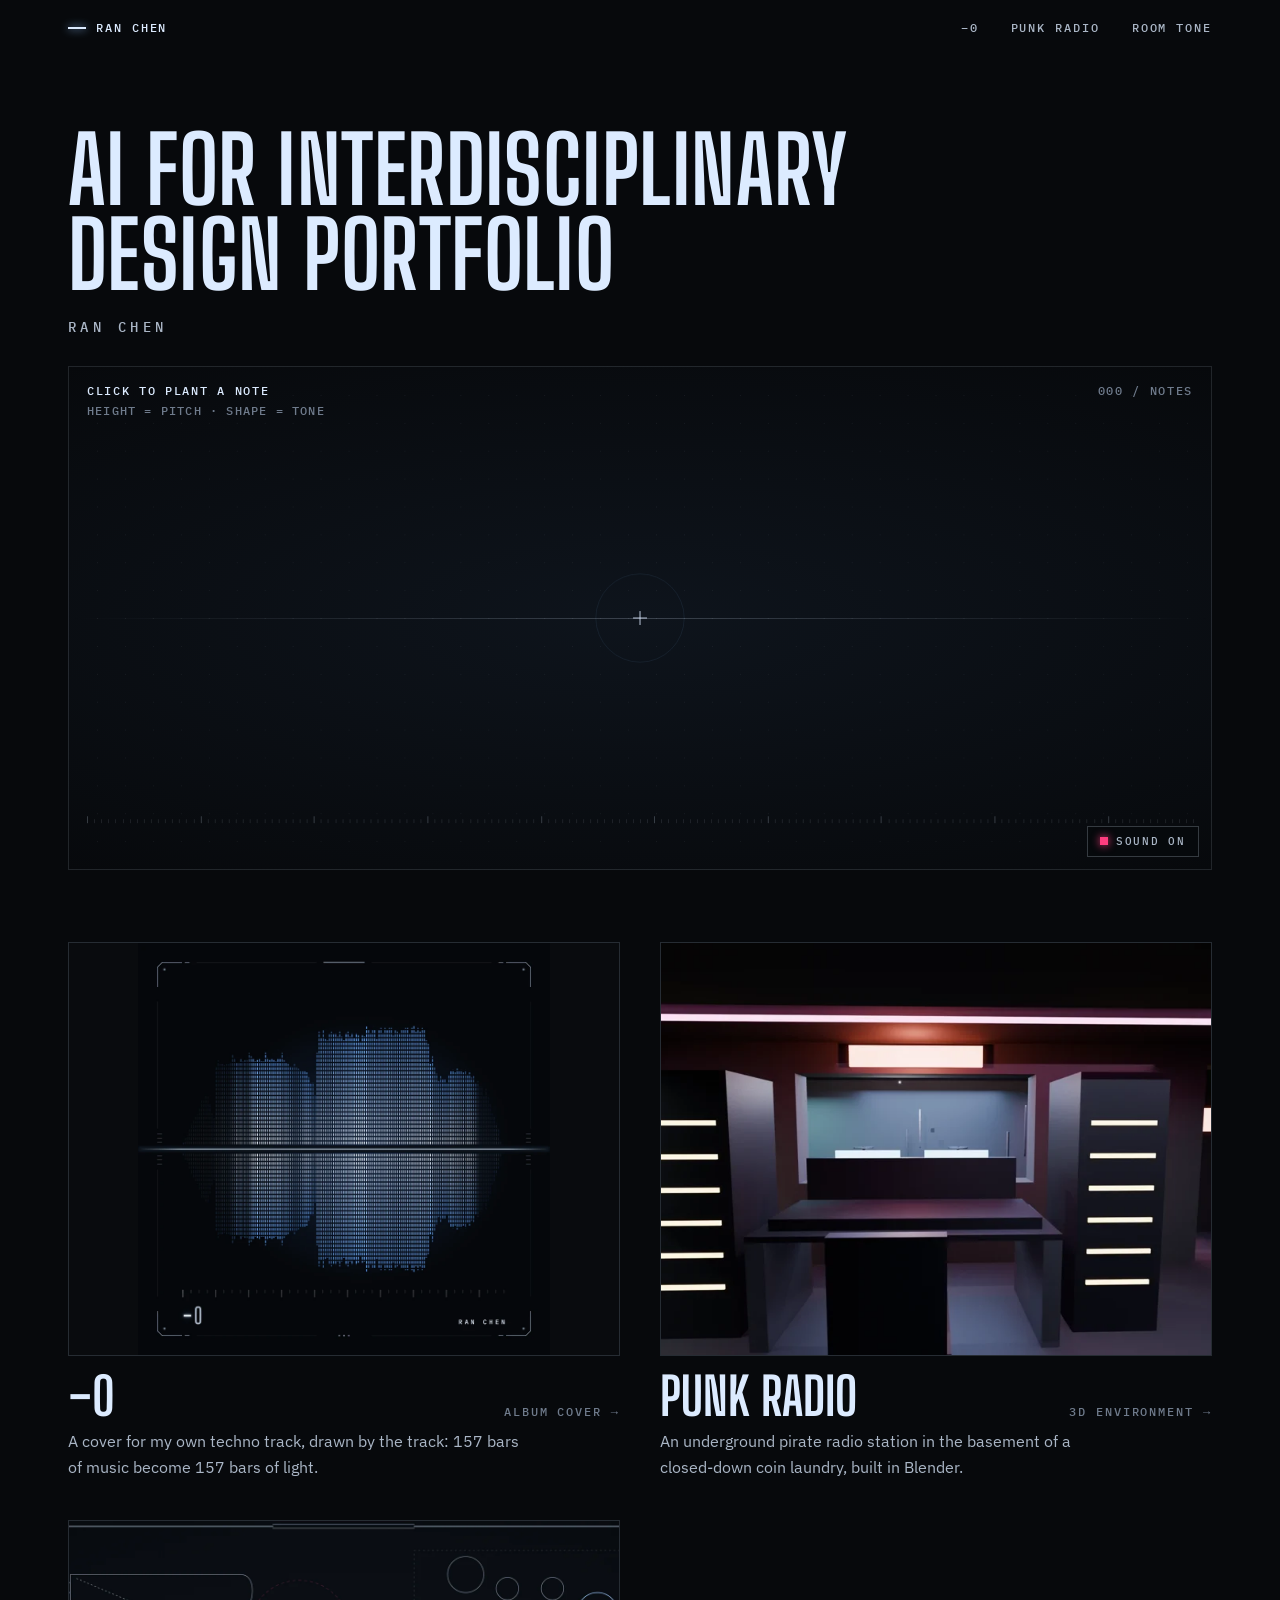
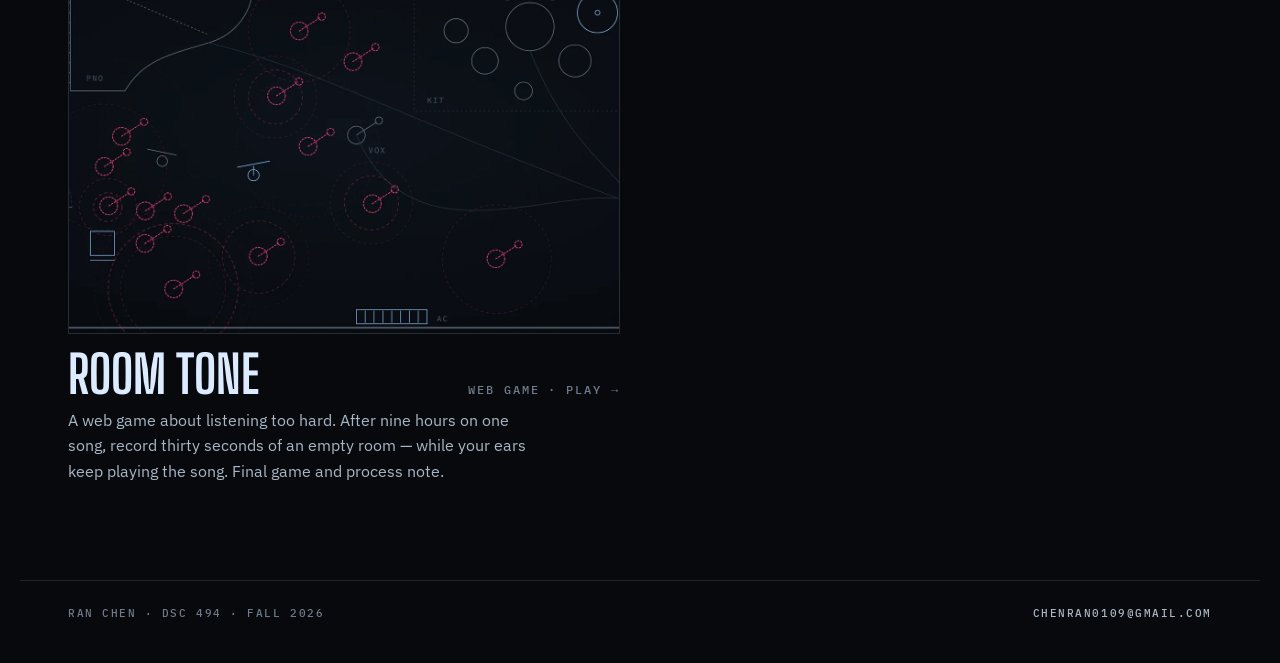
<file: index.html>
<!doctype html>
<html lang="en">
<head>
  <meta charset="utf-8">
  <meta name="viewport" content="width=device-width, initial-scale=1">
  <title>Ran Chen — AI for Interdisciplinary Design Portfolio</title>
  <meta name="description" content="Design portfolio by Ran Chen: the −0 album cover, the PUNK RADIO 3D environment and the Room Tone web game, with an interactive homepage where every click plants a flower that plays a note.">
  <meta property="og:title" content="Ran Chen — AI for Interdisciplinary Design Portfolio">
  <meta property="og:description" content="Design portfolio by Ran Chen: the −0 album cover, the PUNK RADIO 3D environment and the Room Tone web game, with an interactive homepage where every click plants a flower that plays a note.">
  <meta property="og:image" content="https://cheesebk.github.io/ai-design-portfolio/assets/studio/studio-card.webp">
  <meta property="og:url" content="https://cheesebk.github.io/ai-design-portfolio/">
  <meta property="og:type" content="website">
  <link rel="icon" href="assets/favicon.svg" type="image/svg+xml">
  <link rel="stylesheet" href="style.css">
</head>
<body>
  <header class="wrap nav">
    <a class="home" href="index.html" aria-current="page">Ran Chen</a>
    <ul>
      <li><a href="cover.html">−0</a></li>
      <li><a href="studio.html">Punk Radio</a></li>
      <li><a href="final.html">Room Tone</a></li>
    </ul>
  </header>

  <main>
    <section class="wrap intro">
      <h1>AI for Interdisciplinary Design Portfolio</h1>
      <p class="name">Ran Chen</p>
    </section>

    <section class="wrap" aria-label="Interactive drawing area">
      <div class="field">
        <canvas tabindex="0" aria-label="Drawing area. Click or tap to plant a flower that plays a note. Press Enter to plant one with the keyboard."></canvas>
        <p class="hint">Click to plant a note<span>Height = pitch · shape = tone</span></p>
        <div class="count" aria-live="polite">000 / NOTES</div>
        <button class="sound" type="button" aria-pressed="true"><i></i><span>Sound on</span></button>
      </div>
    </section>

    <section class="wrap projects" aria-label="Projects">
      <a class="card" href="cover.html">
        <div class="thumb square"><img src="assets/cover/cover-card.webp" alt="The −0 album cover: 157 blue-white bars cut into cells, mirrored around a thin horizontal line of light." width="900" height="900"></div>
        <div class="meta">
          <h2>−0</h2>
          <span class="arrow">Album cover →</span>
        </div>
        <p>A cover for my own techno track, drawn by the track: 157 bars of music become 157 bars of light.</p>
      </a>
      <a class="card" href="studio.html">
        <div class="thumb"><img src="assets/studio/studio-card.webp" alt="Rendered Blender view of the PUNK RADIO control room: console, equipment racks and the observation window under an ON AIR light." width="900" height="519"></div>
        <div class="meta">
          <h2>Punk Radio</h2>
          <span class="arrow">3D environment →</span>
        </div>
        <p>An underground pirate radio station in the basement of a closed-down coin laundry, built in Blender.</p>
      </a>
      <a class="card" href="final.html">
        <div class="thumb"><img src="assets/game/room-tone-card.webp" alt="Room Tone in play: a top-down plan of a studio live room, crowded with dashed pink phantom microphones that are not really there." width="1200" height="900" loading="lazy"></div>
        <div class="meta">
          <h2>Room Tone</h2>
          <span class="arrow">Web game · play →</span>
        </div>
        <p>A web game about listening too hard. After nine hours on one song, record thirty seconds of an empty room — while your ears keep playing the song. Final game and process note.</p>
      </a>
    </section>
  </main>

  <footer class="wrap site">
    <span>Ran Chen · DSC 494 · Fall 2026</span>
    <a href="mailto:chenran0109@gmail.com">chenran0109@gmail.com</a>
  </footer>

  <script src="site.js"></script>
</body>
</html>
</file>
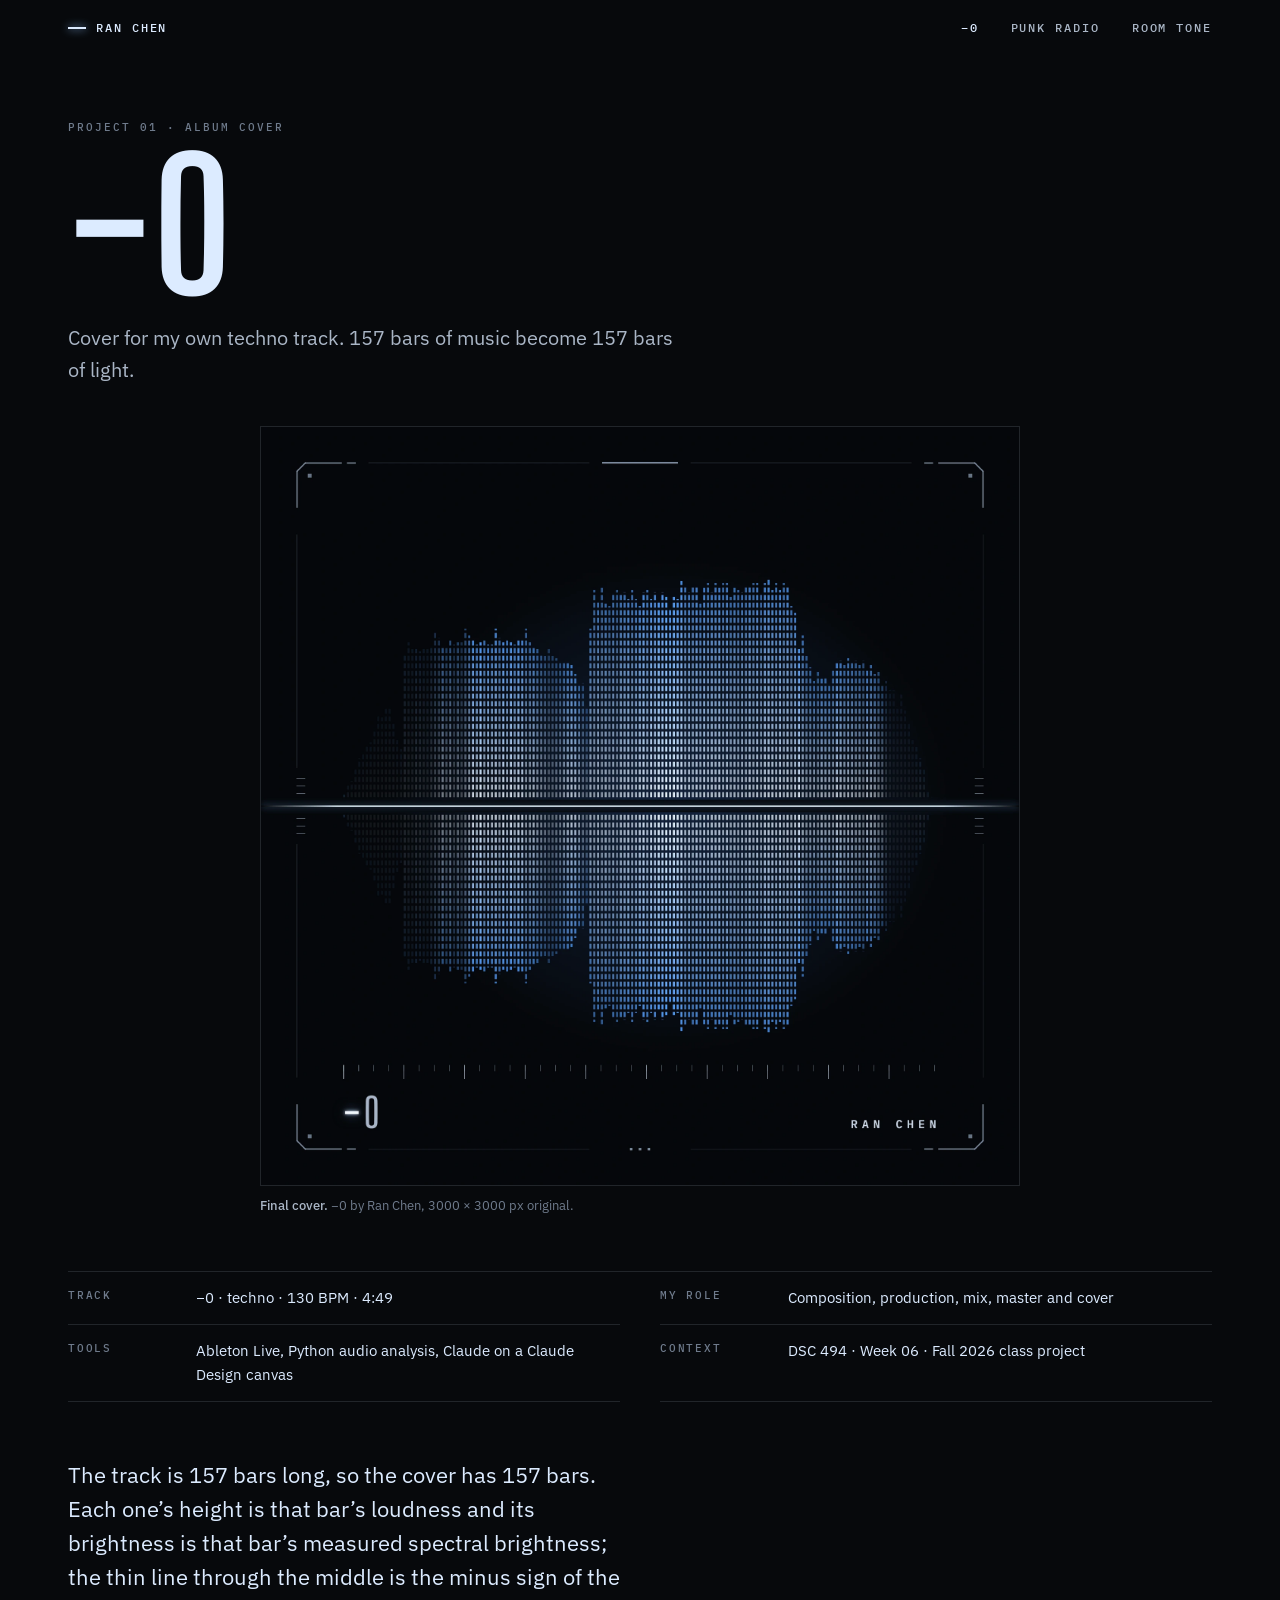
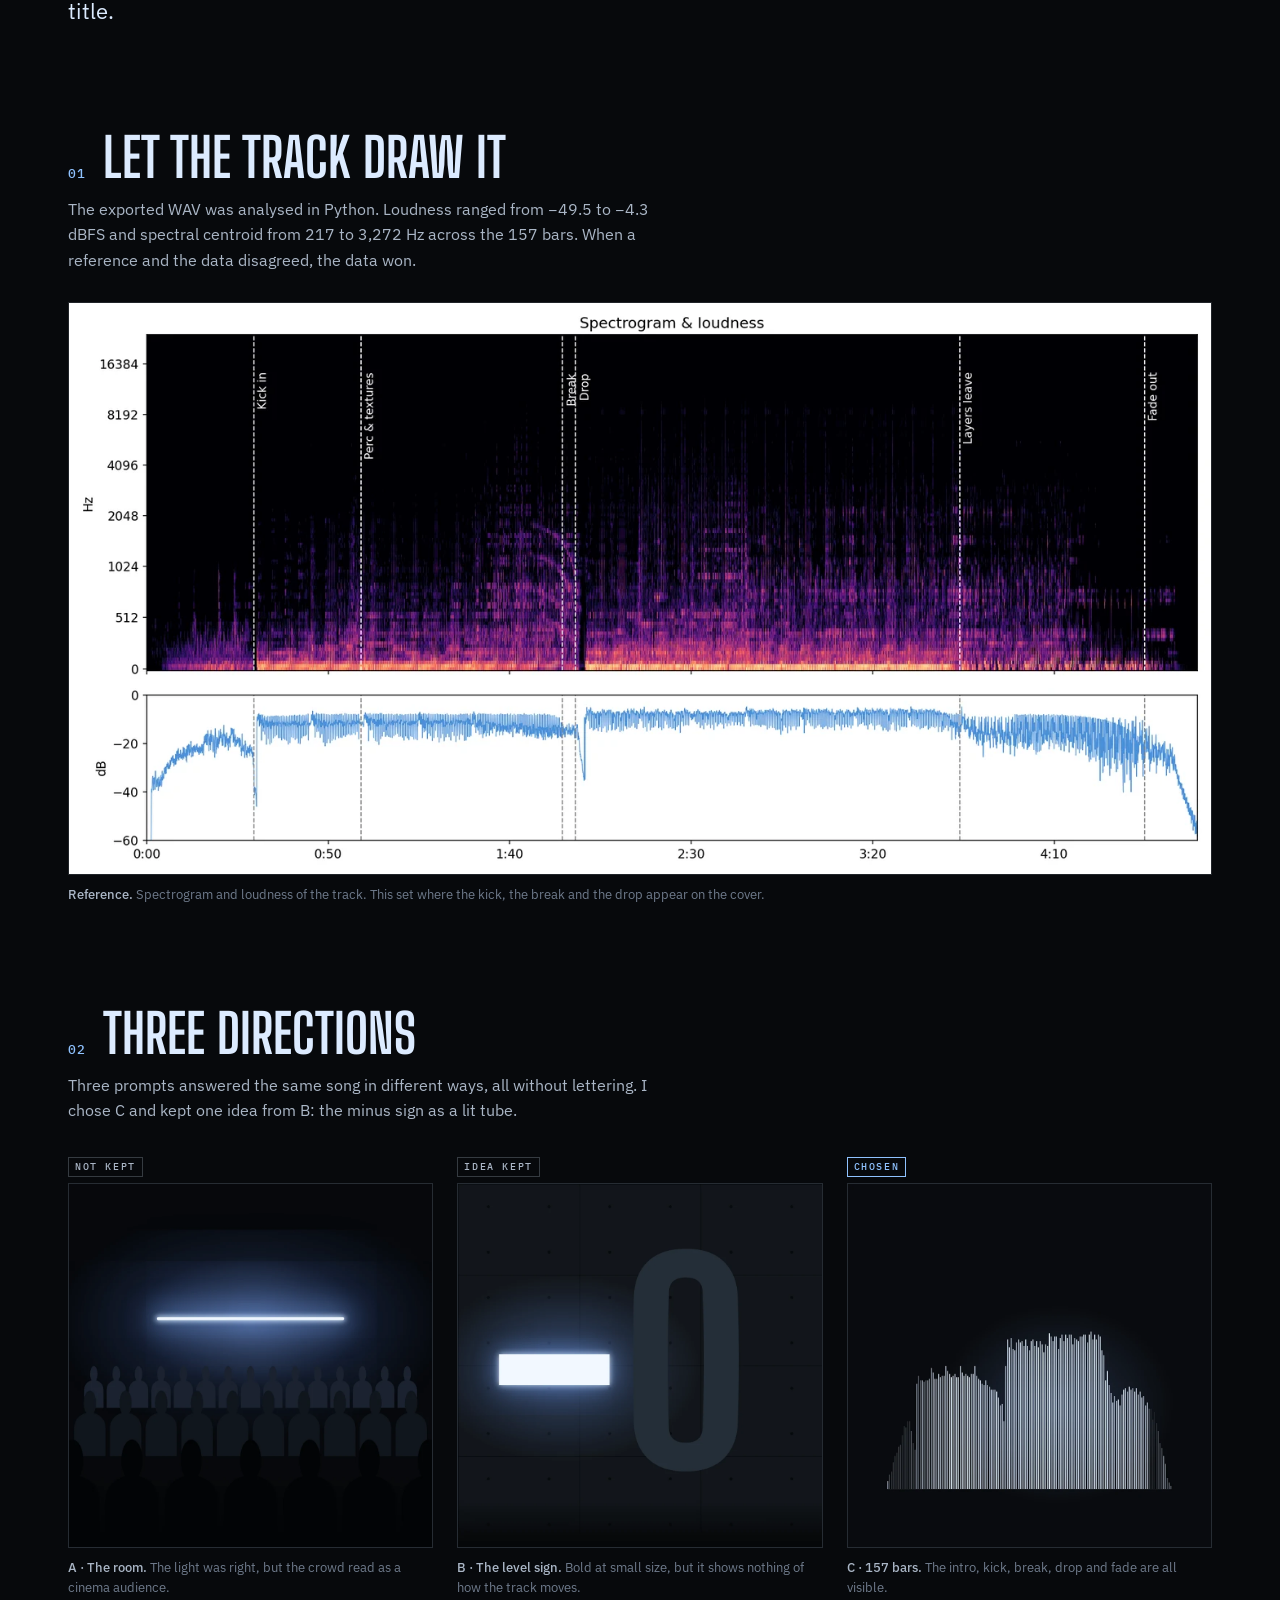
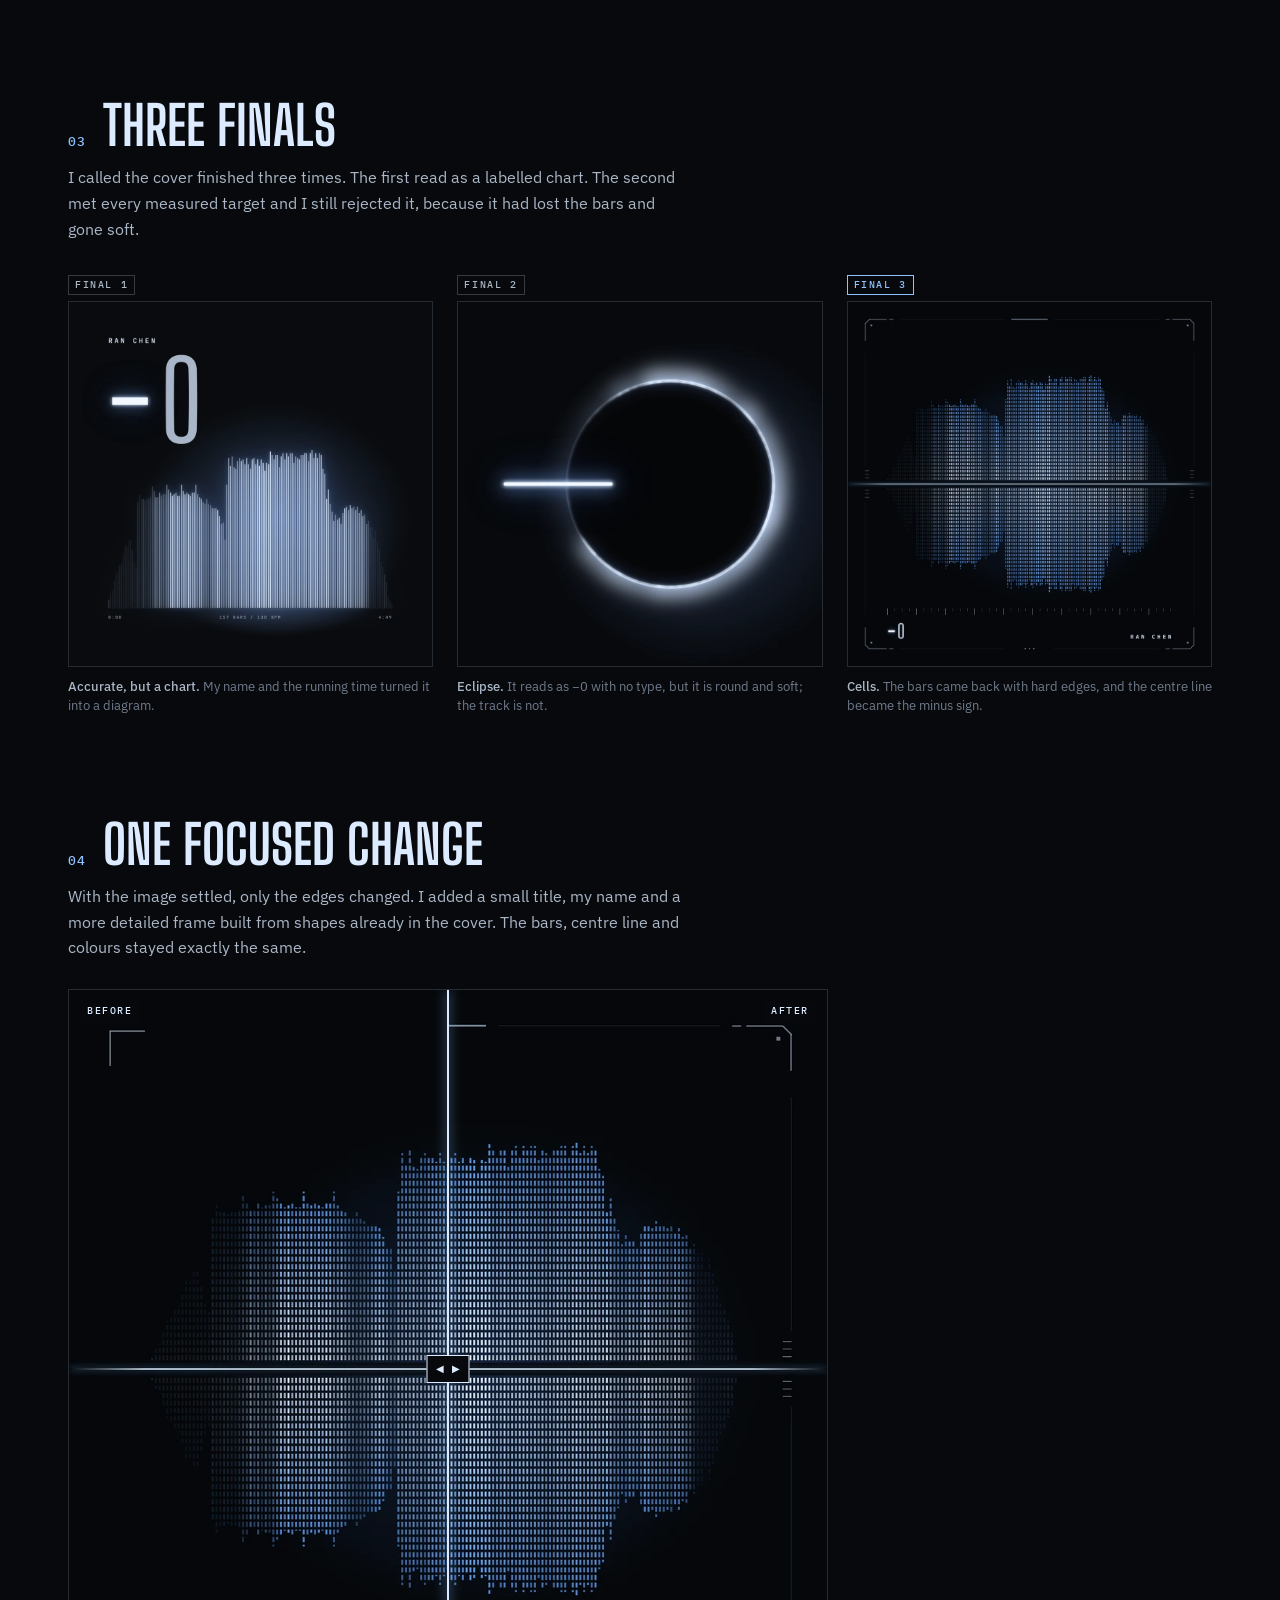
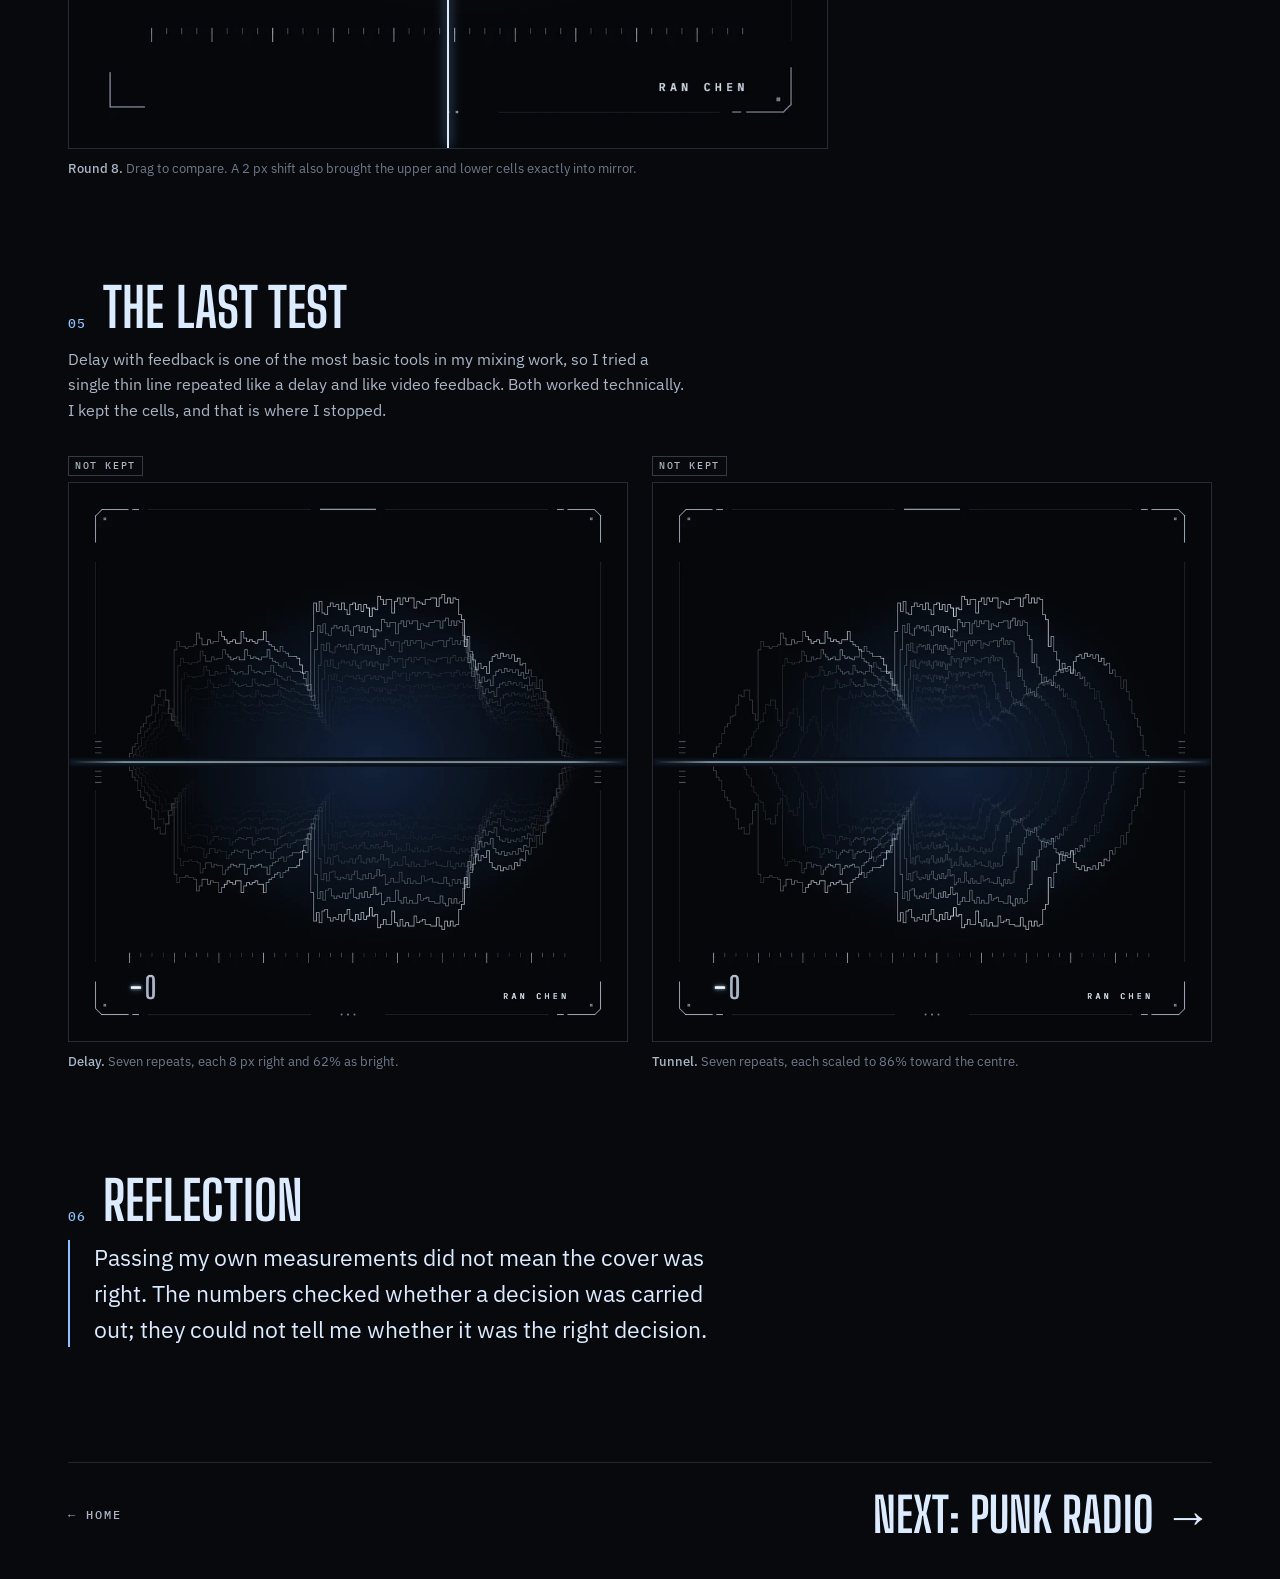
<file: cover.html>
<!doctype html>
<html lang="en">
<head>
  <meta charset="utf-8">
  <meta name="viewport" content="width=device-width, initial-scale=1">
  <title>−0 — Album Cover · Ran Chen</title>
  <meta name="description" content="−0: album cover for Ran Chen's own techno track, where 157 bars of music become 157 bars of light.">
  <meta property="og:title" content="−0 — Album Cover · Ran Chen">
  <meta property="og:description" content="−0: album cover for Ran Chen's own techno track, where 157 bars of music become 157 bars of light.">
  <meta property="og:image" content="https://cheesebk.github.io/ai-design-portfolio/assets/cover/cover-final.webp">
  <meta property="og:url" content="https://cheesebk.github.io/ai-design-portfolio/cover.html">
  <meta property="og:type" content="website">
  <link rel="icon" href="assets/favicon.svg" type="image/svg+xml">
  <link rel="stylesheet" href="style.css">
</head>
<body>
  <header class="wrap nav">
    <a class="home" href="index.html">Ran Chen</a>
    <ul>
      <li><a href="cover.html" aria-current="page">−0</a></li>
      <li><a href="studio.html">Punk Radio</a></li>
      <li><a href="final.html">Room Tone</a></li>
    </ul>
  </header>

  <main class="wrap">
    <section class="p-head">
      <div class="kicker">Project 01 · Album cover</div>
      <h1>−0</h1>
      <p class="sub">Cover for my own techno track. 157 bars of music become 157 bars of light.</p>
    </section>

    <figure class="hero-square">
      <img src="assets/cover/cover-final.webp" alt="Final −0 cover: 157 blue-white bars cut into small cells, mirrored above and below one thin line of light, inside a thin technical frame. The title −0 sits bottom left and RAN CHEN bottom right." width="2000" height="2000">
      <figcaption><b>Final cover.</b> −0 by Ran Chen, 3000 × 3000 px original.</figcaption>
    </figure>

    <dl class="facts">
      <div><dt>Track</dt><dd>−0 · techno · 130 BPM · 4:49</dd></div>
      <div><dt>My role</dt><dd>Composition, production, mix, master and cover</dd></div>
      <div><dt>Tools</dt><dd>Ableton Live, Python audio analysis, Claude on a Claude Design canvas</dd></div>
      <div><dt>Context</dt><dd>DSC 494 · Week 06 · Fall 2026 class project</dd></div>
    </dl>

    <p class="lede">The track is 157 bars long, so the cover has 157 bars. Each one’s height is that bar’s loudness and its brightness is that bar’s measured spectral brightness; the thin line through the middle is the minus sign of the title.</p>

    <section class="sec">
      <div class="sec-h"><span class="n">01</span><h2>Let the track draw it</h2></div>
      <p>The exported WAV was analysed in Python. Loudness ranged from −49.5 to −4.3 dBFS and spectral centroid from 217 to 3,272 Hz across the 157 bars. When a reference and the data disagreed, the data won.</p>
      <figure>
        <img src="assets/cover/ref-spectrogram.webp" alt="Spectrogram and loudness curve of the track −0, with the intro, kick entry, break at 1:55, drop and fade marked." width="1400" height="700" style="width:100%;border:1px solid var(--line)">
        <figcaption><b>Reference.</b> Spectrogram and loudness of the track. This set where the kick, the break and the drop appear on the cover.</figcaption>
      </figure>
    </section>

    <section class="sec">
      <div class="sec-h"><span class="n">02</span><h2>Three directions</h2></div>
      <p>Three prompts answered the same song in different ways, all without lettering. I chose C and kept one idea from B: the minus sign as a lit tube.</p>
      <div class="grid g3">
        <figure><span class="tag">Not kept</span><img src="assets/cover/01-A-room.webp" alt="Direction A: a fluorescent tube above rows of silhouettes." width="1000" height="1000" loading="lazy"><figcaption><b>A · The room.</b> The light was right, but the crowd read as a cinema audience.</figcaption></figure>
        <figure><span class="tag">Idea kept</span><img src="assets/cover/01-B-level.webp" alt="Direction B: a large −0 painted on concrete, minus sign lit." width="1000" height="1000" loading="lazy"><figcaption><b>B · The level sign.</b> Bold at small size, but it shows nothing of how the track moves.</figcaption></figure>
        <figure><span class="tag kept">Chosen</span><img src="assets/cover/01-C-bars.webp" alt="Direction C: 157 vertical lines forming the track's loudness shape." width="1000" height="1000" loading="lazy"><figcaption><b>C · 157 bars.</b> The intro, kick, break, drop and fade are all visible.</figcaption></figure>
      </div>
    </section>

    <section class="sec">
      <div class="sec-h"><span class="n">03</span><h2>Three finals</h2></div>
      <p>I called the cover finished three times. The first read as a labelled chart. The second met every measured target and I still rejected it, because it had lost the bars and gone soft.</p>
      <div class="grid g3">
        <figure><span class="tag">Final 1</span><img src="assets/cover/04-type-corrected.webp" alt="First final: bars with a large −0 title and timing labels." width="1000" height="1000" loading="lazy"><figcaption><b>Accurate, but a chart.</b> My name and the running time turned it into a diagram.</figcaption></figure>
        <figure><span class="tag">Final 2</span><img src="assets/cover/06-eclipse-refined.webp" alt="Second final: a black disc with a glowing rim crossed by a short bar of light." width="1000" height="1000" loading="lazy"><figcaption><b>Eclipse.</b> It reads as −0 with no type, but it is round and soft; the track is not.</figcaption></figure>
        <figure><span class="tag kept">Final 3</span><img src="assets/cover/09-final.webp" alt="Third final: mirrored bars cut into hard cells around a centre line." width="1000" height="1000" loading="lazy"><figcaption><b>Cells.</b> The bars came back with hard edges, and the centre line became the minus sign.</figcaption></figure>
      </div>
    </section>

    <section class="sec">
      <div class="sec-h"><span class="n">04</span><h2>One focused change</h2></div>
      <p>With the image settled, only the edges changed. I added a small title, my name and a more detailed frame built from shapes already in the cover. The bars, centre line and colours stayed exactly the same.</p>
      <div class="compare-wrap">
        <div class="compare">
          <img src="assets/cover/08-reactor-clean.webp" alt="Before: the cover with plain corner brackets and no text." width="1000" height="1000">
          <div class="after"><img src="assets/cover/09-final.webp" alt="After: the cover with title, name and detailed frame." width="1000" height="1000"></div>
          <div class="bar"></div>
          <span class="l b">Before</span><span class="l a">After</span>
          <input type="range" min="0" max="100" value="50" aria-label="Drag to compare the cover before and after adding the title, name and frame">
        </div>
        <figcaption><b>Round 8.</b> Drag to compare. A 2 px shift also brought the upper and lower cells exactly into mirror.</figcaption>
      </div>
    </section>

    <section class="sec">
      <div class="sec-h"><span class="n">05</span><h2>The last test</h2></div>
      <p>Delay with feedback is one of the most basic tools in my mixing work, so I tried a single thin line repeated like a delay and like video feedback. Both worked technically. I kept the cells, and that is where I stopped.</p>
      <div class="grid g2">
        <figure><span class="tag">Not kept</span><img src="assets/cover/10-A-delay.webp" alt="Delay test: a thin outline repeated seven times, each shifted right and dimmer." width="1000" height="1000" loading="lazy"><figcaption><b>Delay.</b> Seven repeats, each 8 px right and 62% as bright.</figcaption></figure>
        <figure><span class="tag">Not kept</span><img src="assets/cover/10-B-tunnel.webp" alt="Tunnel test: a thin outline repeated seven times, scaling toward the centre." width="1000" height="1000" loading="lazy"><figcaption><b>Tunnel.</b> Seven repeats, each scaled to 86% toward the centre.</figcaption></figure>
      </div>
    </section>

    <section class="sec">
      <div class="sec-h"><span class="n">06</span><h2>Reflection</h2></div>
      <blockquote class="reflect">Passing my own measurements did not mean the cover was right. The numbers checked whether a decision was carried out; they could not tell me whether it was the right decision.</blockquote>
    </section>

    <nav class="next" aria-label="Project navigation">
      <a class="back" href="index.html">← Home</a>
      <a class="big" href="studio.html">Next: Punk Radio →</a>
    </nav>
  </main>

  <script src="site.js"></script>
</body>
</html>
</file>
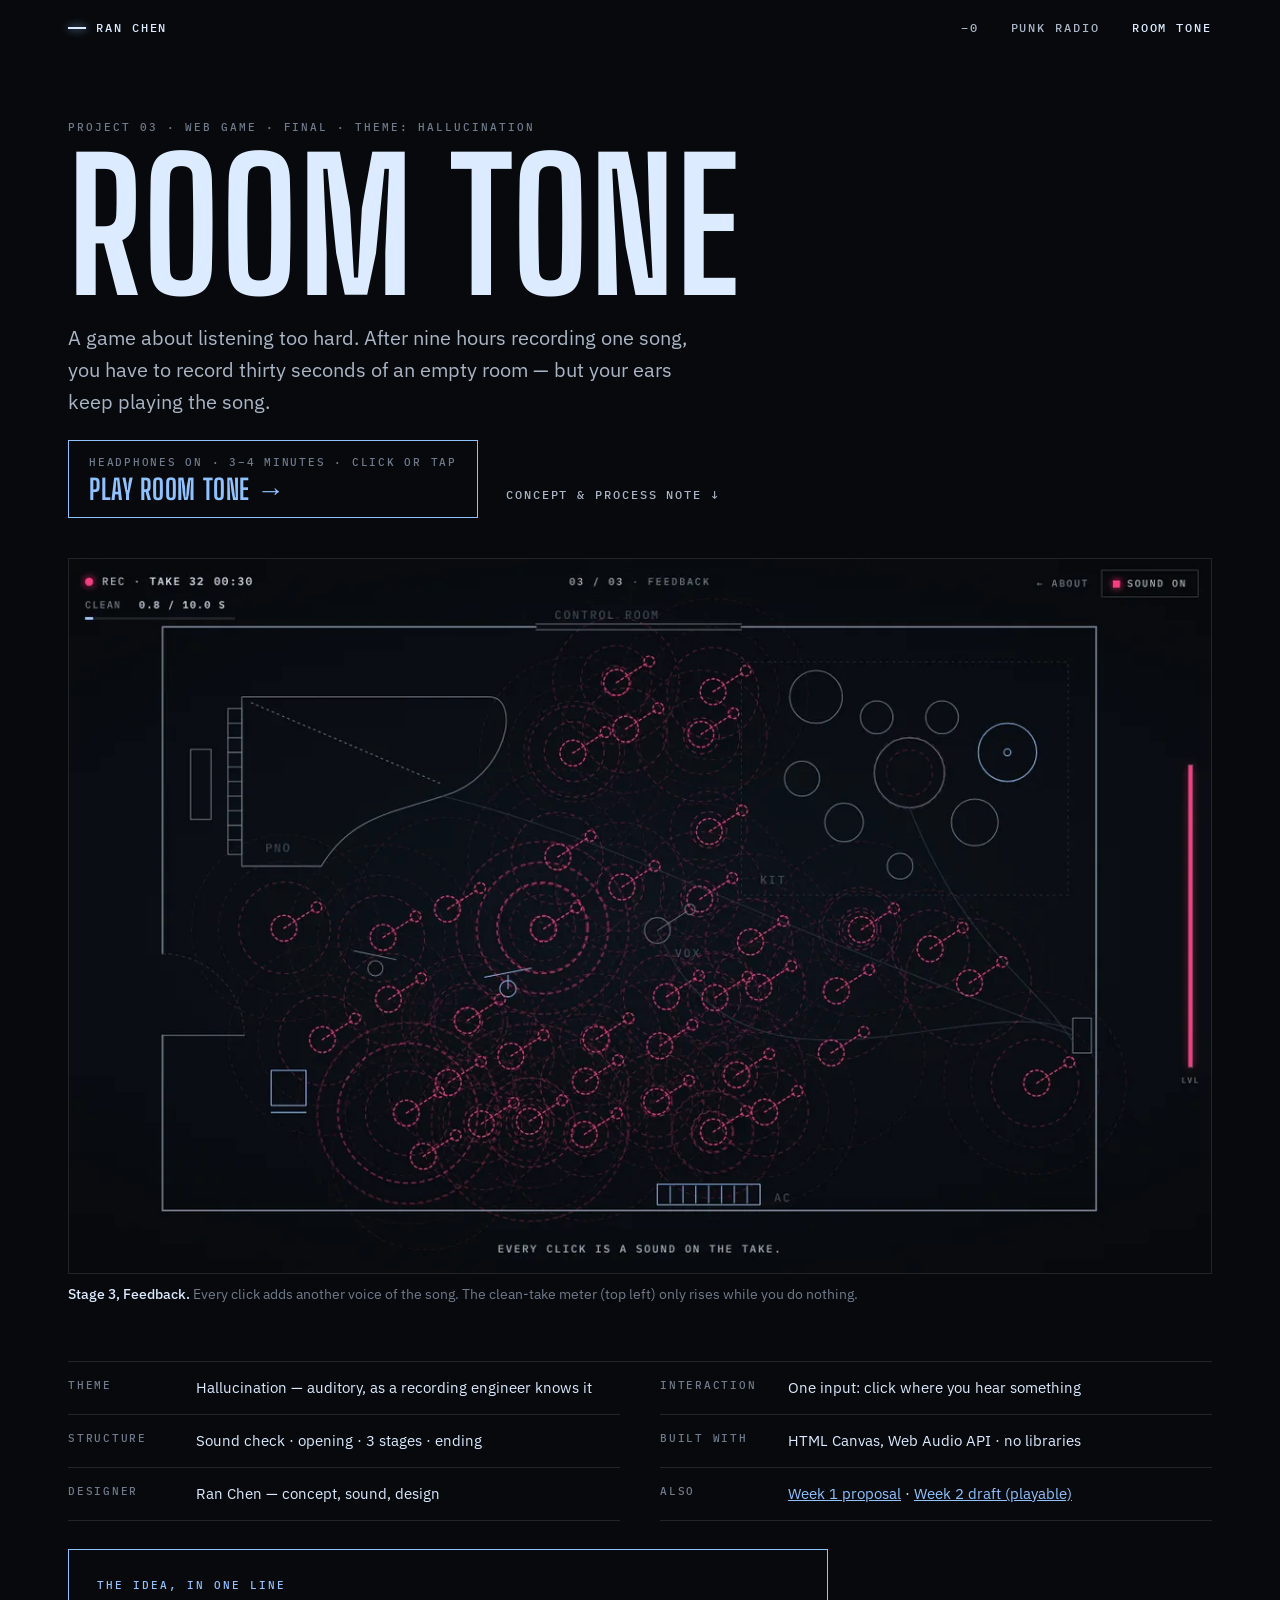
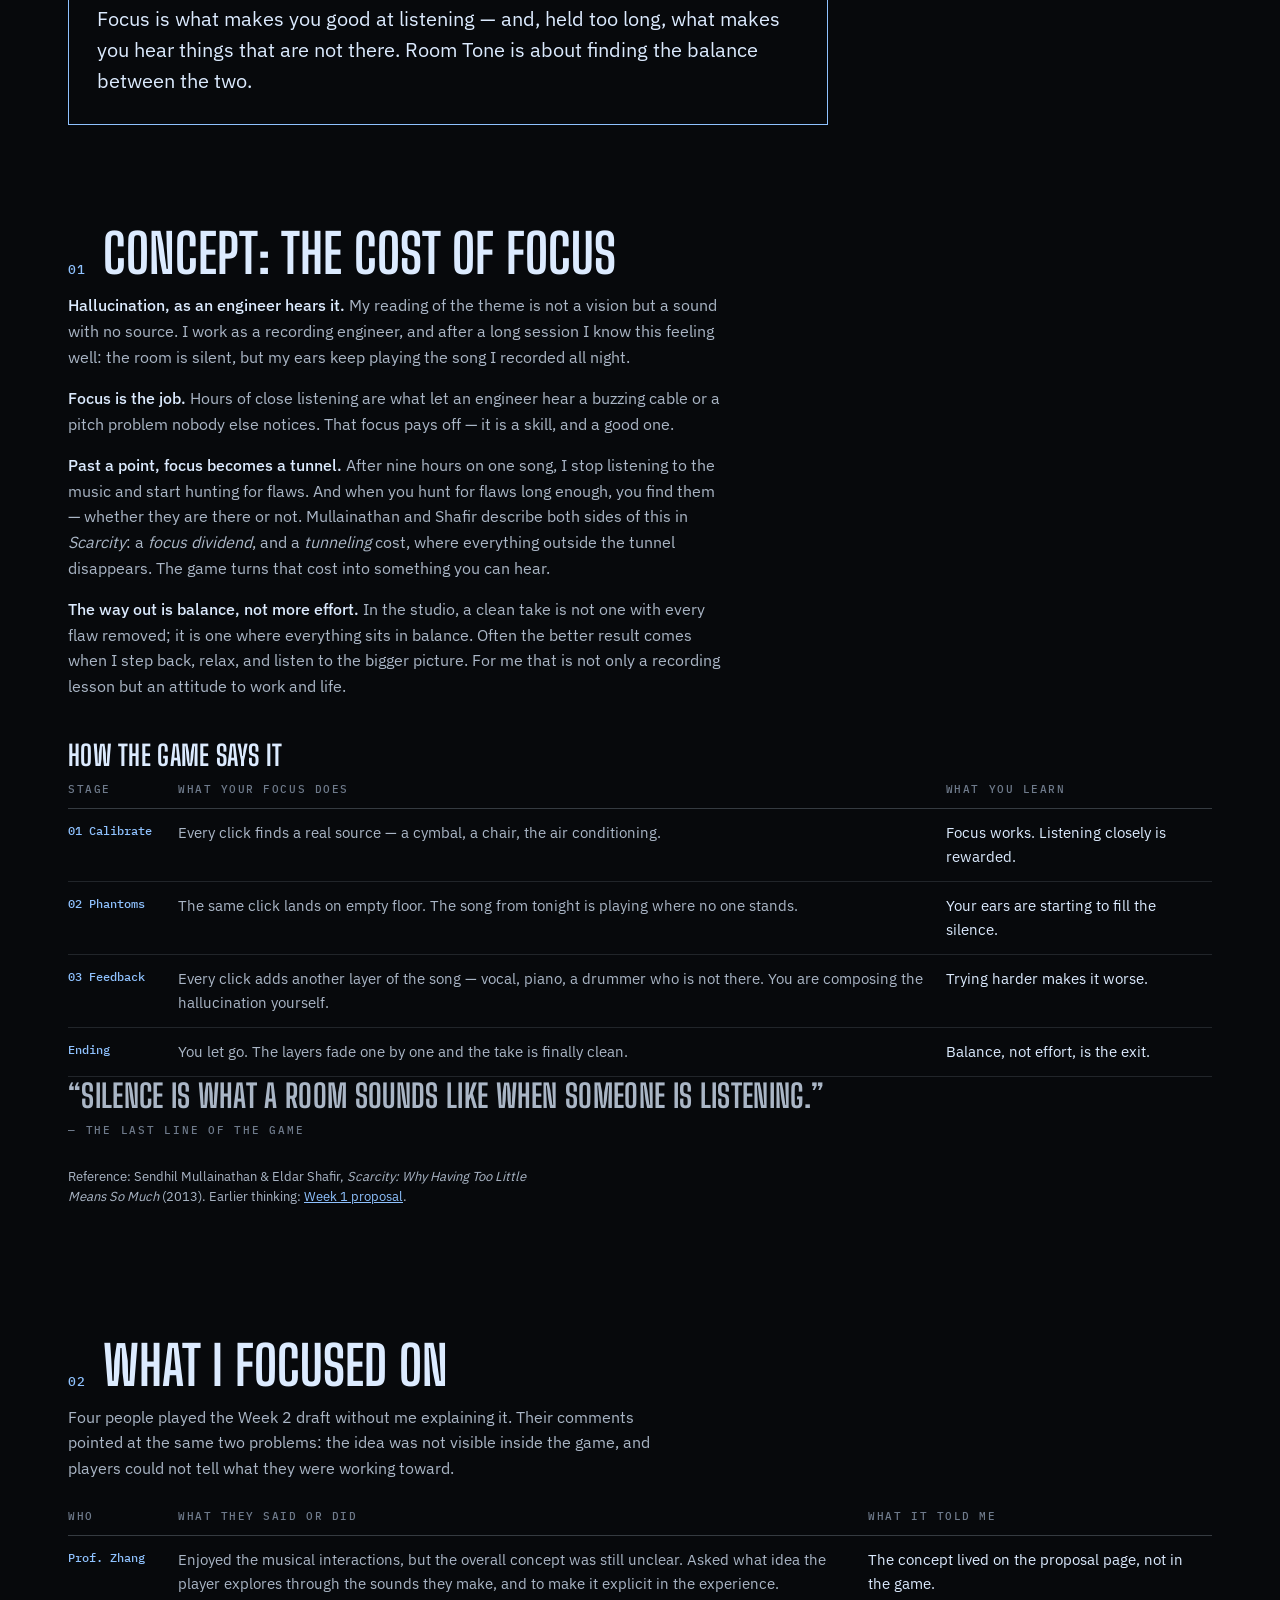
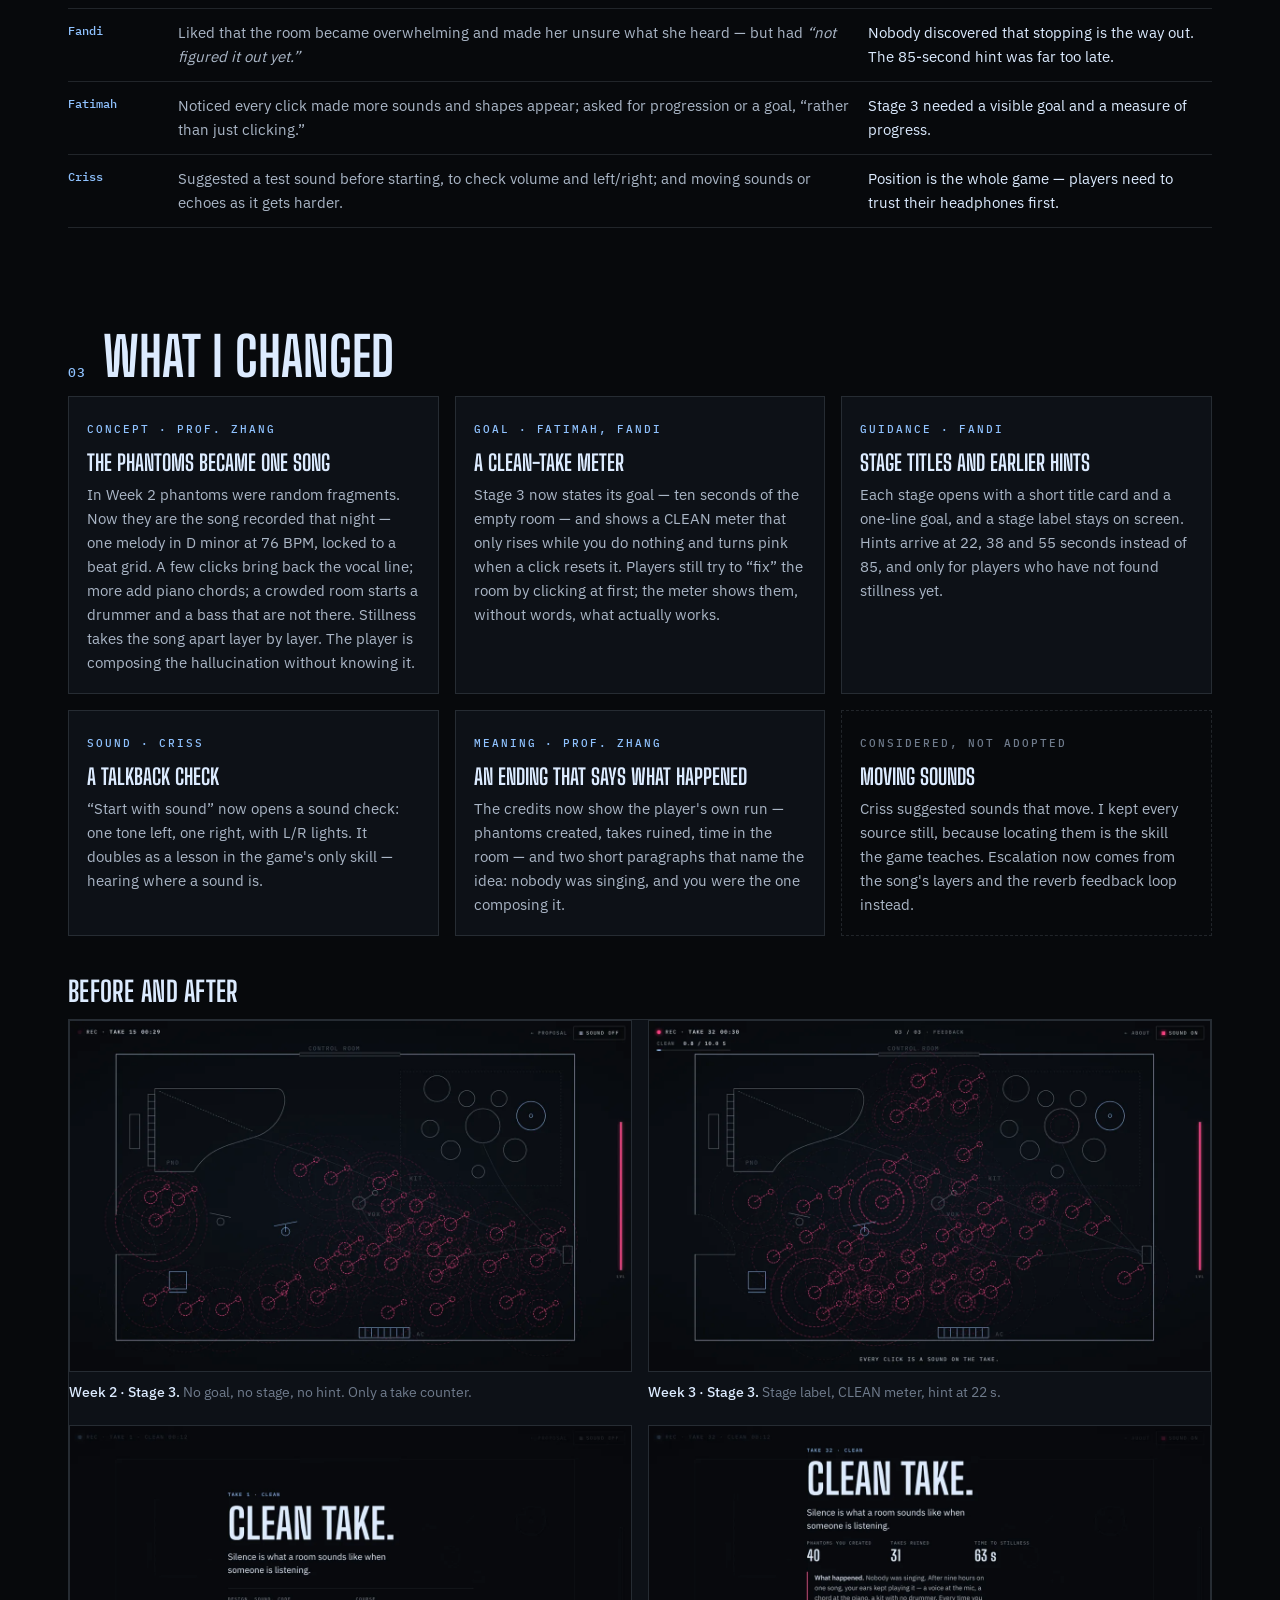
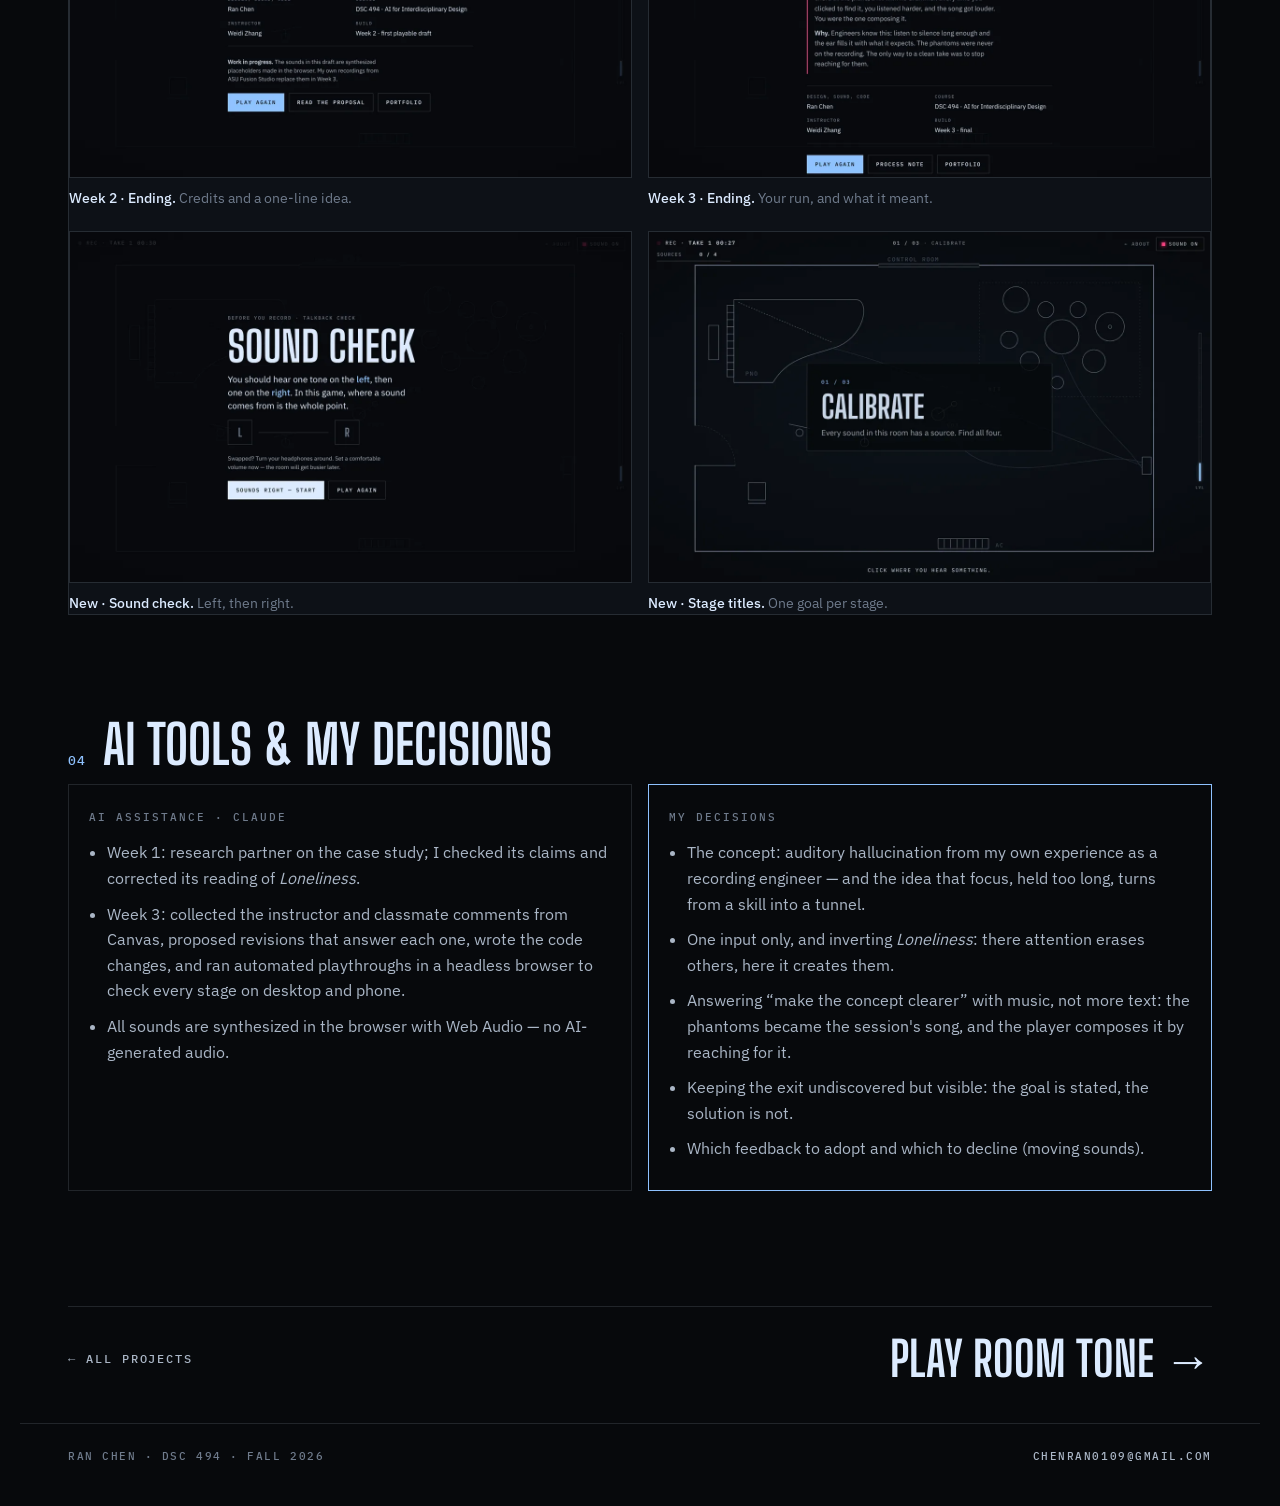
<file: final.html>
<!doctype html>
<html lang="en">
<head>
  <meta charset="utf-8">
  <meta name="viewport" content="width=device-width, initial-scale=1">
  <title>Room Tone — Final Game &amp; Process Note · Ran Chen</title>
  <meta name="description" content="Room Tone, a small web game about auditory hallucination: the finished game and a short process note on the feedback, revisions and AI assistance behind it.">
  <meta property="og:title" content="Room Tone — Final Game &amp; Process Note">
  <meta property="og:description" content="A web game about listening too hard. After nine hours on one song, record thirty seconds of an empty room.">
  <meta property="og:image" content="https://cheesebk.github.io/ai-design-portfolio/assets/game/process/w3-stage3.webp">
  <meta property="og:url" content="https://cheesebk.github.io/ai-design-portfolio/final.html">
  <meta property="og:type" content="website">
  <link rel="icon" href="assets/favicon.svg" type="image/svg+xml">
  <link rel="stylesheet" href="style.css">
  <link rel="stylesheet" href="game.css">
</head>
<body>
  <header class="wrap nav">
    <a class="home" href="index.html">Ran Chen</a>
    <ul>
      <li><a href="cover.html">−0</a></li>
      <li><a href="studio.html">Punk Radio</a></li>
      <li><a href="final.html" aria-current="page">Room Tone</a></li>
    </ul>
  </header>

  <main class="wrap">
    <section class="p-head" id="top">
      <div class="kicker">Project 03 · Web game · Final · Theme: Hallucination</div>
      <h1>Room Tone</h1>
      <p class="sub">A game about listening too hard. After nine hours recording one song, you have to record thirty seconds of an empty room — but your ears keep playing the song.</p>
      <div class="cta-row">
        <a class="play-cta" href="play.html"><span>Headphones on · 3–4 minutes · click or tap</span><b>Play Room Tone →</b></a>
        <a class="text-link" href="#concept">Concept &amp; process note ↓</a>
      </div>
    </section>

    <figure>
      <a class="shot-link" href="play.html"><img src="assets/game/process/w3-stage3.webp" alt="Room Tone, stage 3: a top-down plan of a studio live room filling with dashed pink phantom microphones. The HUD shows stage 03 of 03, a clean-take meter and the hint 'Every click is a sound on the take.'" width="1200" height="750"></a>
      <figcaption><b>Stage 3, Feedback.</b> Every click adds another voice of the song. The clean-take meter (top left) only rises while you do nothing.</figcaption>
    </figure>

    <dl class="facts">
      <div><dt>Theme</dt><dd>Hallucination — auditory, as a recording engineer knows it</dd></div>
      <div><dt>Interaction</dt><dd>One input: click where you hear something</dd></div>
      <div><dt>Structure</dt><dd>Sound check · opening · 3 stages · ending</dd></div>
      <div><dt>Built with</dt><dd>HTML Canvas, Web Audio API · no libraries</dd></div>
      <div><dt>Designer</dt><dd>Ran Chen — concept, sound, design</dd></div>
      <div><dt>Also</dt><dd><a href="game.html">Week 1 proposal</a> · <a href="play-w2.html">Week 2 draft (playable)</a></dd></div>
    </dl>

    <div class="decision"><span class="label">The idea, in one line</span><p>Focus is what makes you good at listening — and, held too long, what makes you hear things that are not there. Room Tone is about finding the balance between the two.</p></div>

    <!-- CONCEPT -->
    <section class="sec" id="concept">
      <div class="sec-h"><span class="n">01</span><h2>Concept: the cost of focus</h2></div>
      <div class="body">
        <p><strong>Hallucination, as an engineer hears it.</strong> My reading of the theme is not a vision but a sound with no source. I work as a recording engineer, and after a long session I know this feeling well: the room is silent, but my ears keep playing the song I recorded all night.</p>
        <p><strong>Focus is the job.</strong> Hours of close listening are what let an engineer hear a buzzing cable or a pitch problem nobody else notices. That focus pays off — it is a skill, and a good one.</p>
        <p><strong>Past a point, focus becomes a tunnel.</strong> After nine hours on one song, I stop listening to the music and start hunting for flaws. And when you hunt for flaws long enough, you find them — whether they are there or not. Mullainathan and Shafir describe both sides of this in <i>Scarcity</i>: a <em>focus dividend</em>, and a <em>tunneling</em> cost, where everything outside the tunnel disappears. The game turns that cost into something you can hear.</p>
        <p><strong>The way out is balance, not more effort.</strong> In the studio, a clean take is not one with every flaw removed; it is one where everything sits in balance. Often the better result comes when I step back, relax, and listen to the bigger picture. For me that is not only a recording lesson but an attitude to work and life.</p>
      </div>

      <h3>How the game says it</h3>
      <div class="tablewrap">
        <table class="ev fb">
          <thead><tr><th>Stage</th><th>What your focus does</th><th>What you learn</th></tr></thead>
          <tbody>
            <tr><td>01 Calibrate</td><td>Every click finds a real source — a cymbal, a chair, the air conditioning.</td><td>Focus works. Listening closely is rewarded.</td></tr>
            <tr><td>02 Phantoms</td><td>The same click lands on empty floor. The song from tonight is playing where no one stands.</td><td>Your ears are starting to fill the silence.</td></tr>
            <tr><td>03 Feedback</td><td>Every click adds another layer of the song — vocal, piano, a drummer who is not there. You are composing the hallucination yourself.</td><td>Trying harder makes it worse.</td></tr>
            <tr><td>Ending</td><td>You let go. The layers fade one by one and the take is finally clean.</td><td>Balance, not effort, is the exit.</td></tr>
          </tbody>
        </table>
      </div>
      <p class="quote">“Silence is what a room sounds like when someone is listening.” <span>— the last line of the game</span></p>
      <p class="refnote">Reference: Sendhil Mullainathan &amp; Eldar Shafir, <i>Scarcity: Why Having Too Little Means So Much</i> (2013). Earlier thinking: <a href="game.html#concept">Week 1 proposal</a>.</p>
    </section>

    <!-- PROCESS NOTE -->
    <section class="sec" id="process">
      <div class="sec-h"><span class="n">02</span><h2>What I focused on</h2></div>
      <p>Four people played the Week 2 draft without me explaining it. Their comments pointed at the same two problems: the idea was not visible inside the game, and players could not tell what they were working toward.</p>
      <div class="tablewrap">
        <table class="ev fb">
          <thead><tr><th>Who</th><th>What they said or did</th><th>What it told me</th></tr></thead>
          <tbody>
            <tr><td>Prof. Zhang</td><td>Enjoyed the musical interactions, but the overall concept was still unclear. Asked what idea the player explores through the sounds they make, and to make it explicit in the experience.</td><td>The concept lived on the proposal page, not in the game.</td></tr>
            <tr><td>Fandi</td><td>Liked that the room became overwhelming and made her unsure what she heard — but had <em>“not figured it out yet.”</em></td><td>Nobody discovered that stopping is the way out. The 85-second hint was far too late.</td></tr>
            <tr><td>Fatimah</td><td>Noticed every click made more sounds and shapes appear; asked for progression or a goal, “rather than just clicking.”</td><td>Stage 3 needed a visible goal and a measure of progress.</td></tr>
            <tr><td>Criss</td><td>Suggested a test sound before starting, to check volume and left/right; and moving sounds or echoes as it gets harder.</td><td>Position is the whole game — players need to trust their headphones first.</td></tr>
          </tbody>
        </table>
      </div>
    </section>

    <section class="sec" id="changes">
      <div class="sec-h"><span class="n">03</span><h2>What I changed</h2></div>
      <div class="changes">
        <div class="ch"><span class="label">Concept · Prof. Zhang</span><h4>The phantoms became one song</h4><p>In Week 2 phantoms were random fragments. Now they are the song recorded that night — one melody in D minor at 76 BPM, locked to a beat grid. A few clicks bring back the vocal line; more add piano chords; a crowded room starts a drummer and a bass that are not there. Stillness takes the song apart layer by layer. The player is composing the hallucination without knowing it.</p></div>
        <div class="ch"><span class="label">Goal · Fatimah, Fandi</span><h4>A clean-take meter</h4><p>Stage 3 now states its goal — ten seconds of the empty room — and shows a CLEAN meter that only rises while you do nothing and turns pink when a click resets it. Players still try to “fix” the room by clicking at first; the meter shows them, without words, what actually works.</p></div>
        <div class="ch"><span class="label">Guidance · Fandi</span><h4>Stage titles and earlier hints</h4><p>Each stage opens with a short title card and a one-line goal, and a stage label stays on screen. Hints arrive at 22, 38 and 55 seconds instead of 85, and only for players who have not found stillness yet.</p></div>
        <div class="ch"><span class="label">Sound · Criss</span><h4>A talkback check</h4><p>“Start with sound” now opens a sound check: one tone left, one right, with L/R lights. It doubles as a lesson in the game's only skill — hearing where a sound is.</p></div>
        <div class="ch"><span class="label">Meaning · Prof. Zhang</span><h4>An ending that says what happened</h4><p>The credits now show the player's own run — phantoms created, takes ruined, time in the room — and two short paragraphs that name the idea: nobody was singing, and you were the one composing it.</p></div>
        <div class="ch muted"><span class="label">Considered, not adopted</span><h4>Moving sounds</h4><p>Criss suggested sounds that move. I kept every source still, because locating them is the skill the game teaches. Escalation now comes from the song's layers and the reverb feedback loop instead.</p></div>
      </div>

      <h3>Before and after</h3>
      <div class="compare">
        <figure><img src="assets/game/process/w2-stage3.webp" alt="Week 2 stage 3: the room full of phantom microphones with no goal, stage label or hint on screen." width="1200" height="750" loading="lazy"><figcaption><b>Week 2 · Stage 3.</b> No goal, no stage, no hint. Only a take counter.</figcaption></figure>
        <figure><img src="assets/game/process/w3-stage3.webp" alt="Week 3 stage 3: stage label 03 of 03, a clean-take meter and a hint line." width="1200" height="750" loading="lazy"><figcaption><b>Week 3 · Stage 3.</b> Stage label, CLEAN meter, hint at 22 s.</figcaption></figure>
        <figure><img src="assets/game/process/w2-ending.webp" alt="Week 2 ending: a credits card with a work-in-progress note." width="1200" height="750" loading="lazy"><figcaption><b>Week 2 · Ending.</b> Credits and a one-line idea.</figcaption></figure>
        <figure><img src="assets/game/process/w3-ending.webp" alt="Week 3 ending: the player's stats and a short explanation of what happened." width="1200" height="750" loading="lazy"><figcaption><b>Week 3 · Ending.</b> Your run, and what it meant.</figcaption></figure>
        <figure><img src="assets/game/process/w3-check.webp" alt="New sound check screen with left and right indicators." width="1200" height="750" loading="lazy"><figcaption><b>New · Sound check.</b> Left, then right.</figcaption></figure>
        <figure><img src="assets/game/process/w3-intertitle.webp" alt="New stage title card: 01 of 03, Calibrate. Every sound in this room has a source. Find all four." width="1200" height="750" loading="lazy"><figcaption><b>New · Stage titles.</b> One goal per stage.</figcaption></figure>
      </div>
    </section>

    <section class="sec" id="ai">
      <div class="sec-h"><span class="n">04</span><h2>AI tools &amp; my decisions</h2></div>
      <div class="split">
        <div><span class="label">AI assistance · Claude</span>
          <ul>
            <li>Week 1: research partner on the case study; I checked its claims and corrected its reading of <i>Loneliness</i>.</li>
            <li>Week 3: collected the instructor and classmate comments from Canvas, proposed revisions that answer each one, wrote the code changes, and ran automated playthroughs in a headless browser to check every stage on desktop and phone.</li>
            <li>All sounds are synthesized in the browser with Web Audio — no AI-generated audio.</li>
          </ul>
        </div>
        <div><span class="label">My decisions</span>
          <ul>
            <li>The concept: auditory hallucination from my own experience as a recording engineer — and the idea that focus, held too long, turns from a skill into a tunnel.</li>
            <li>One input only, and inverting <i>Loneliness</i>: there attention erases others, here it creates them.</li>
            <li>Answering “make the concept clearer” with music, not more text: the phantoms became the session's song, and the player composes it by reaching for it.</li>
            <li>Keeping the exit undiscovered but visible: the goal is stated, the solution is not.</li>
            <li>Which feedback to adopt and which to decline (moving sounds).</li>
          </ul>
        </div>
      </div>
    </section>

    <nav class="next">
      <a class="back" href="index.html">← All projects</a>
      <a class="big" href="play.html">Play Room Tone →</a>
    </nav>
  </main>

  <footer class="wrap site">
    <span>Ran Chen · DSC 494 · Fall 2026</span>
    <a href="mailto:chenran0109@gmail.com">chenran0109@gmail.com</a>
  </footer>
</body>
</html>
</file>
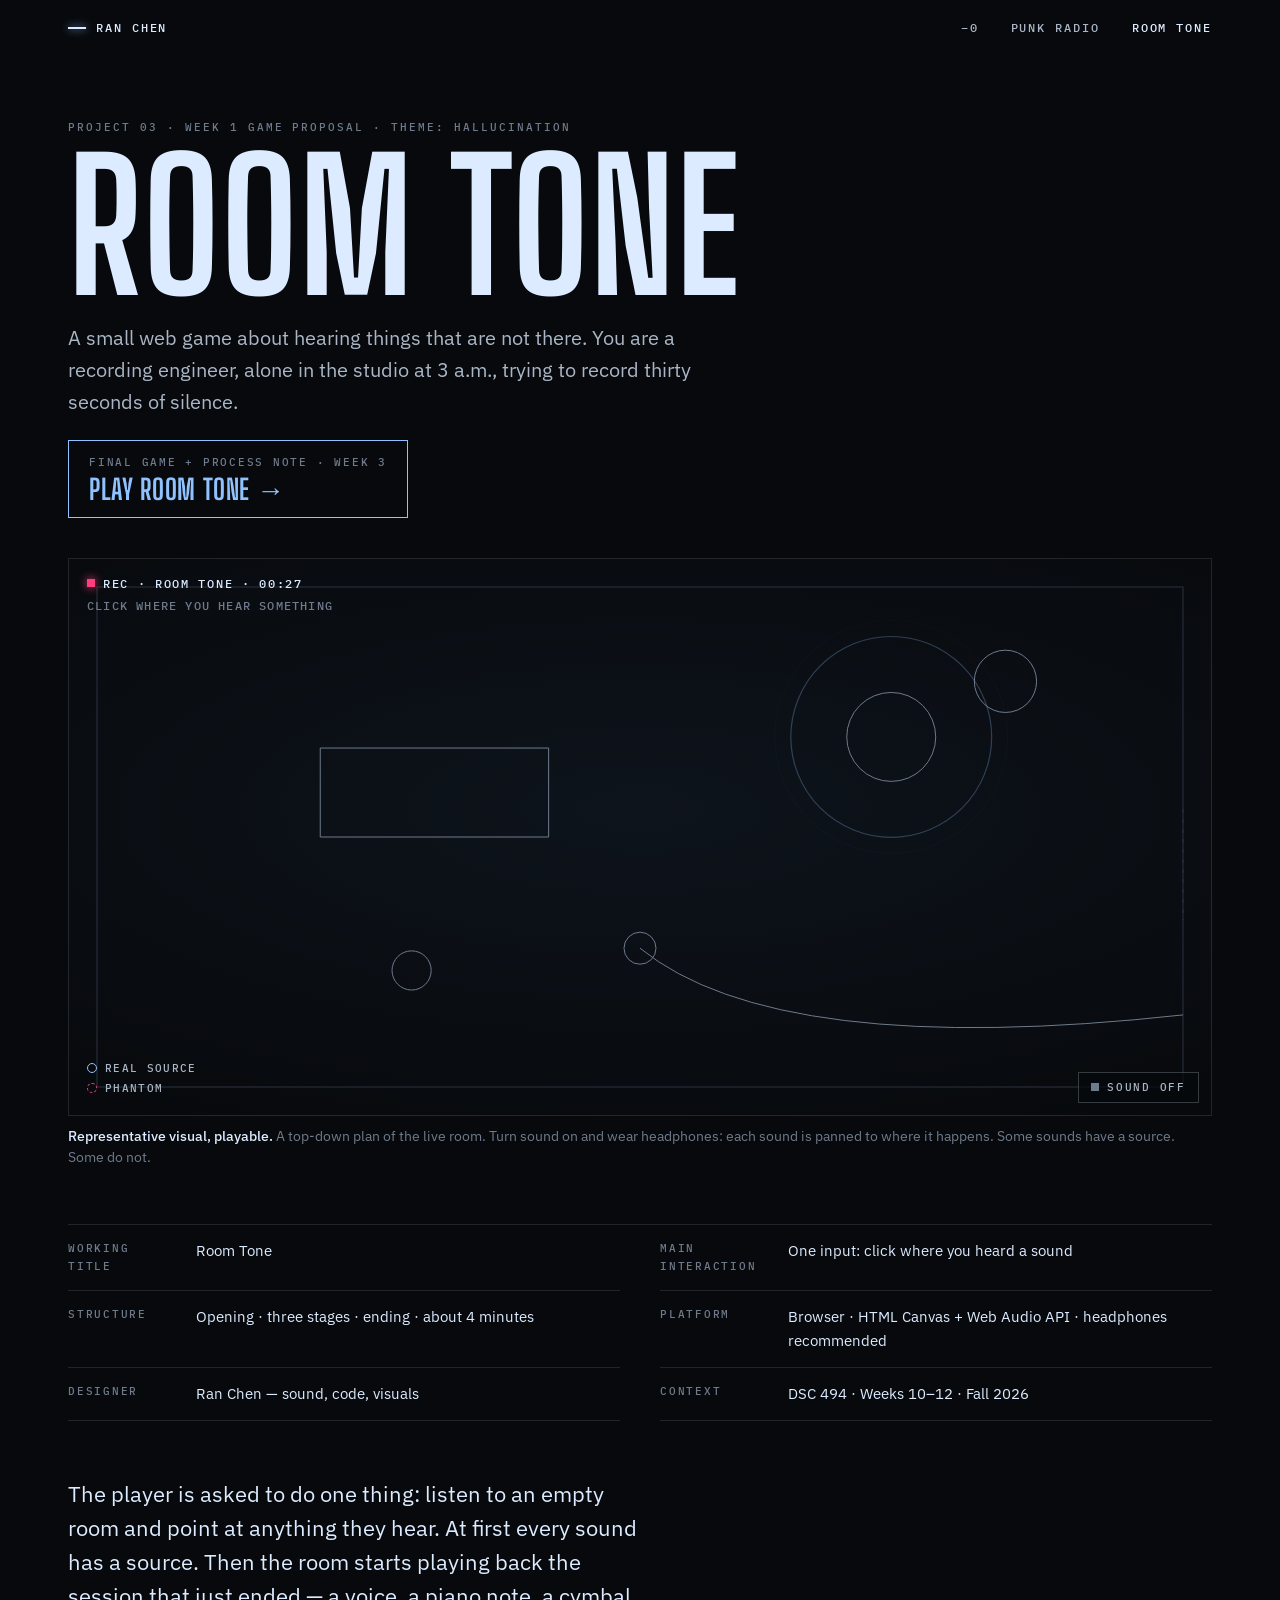
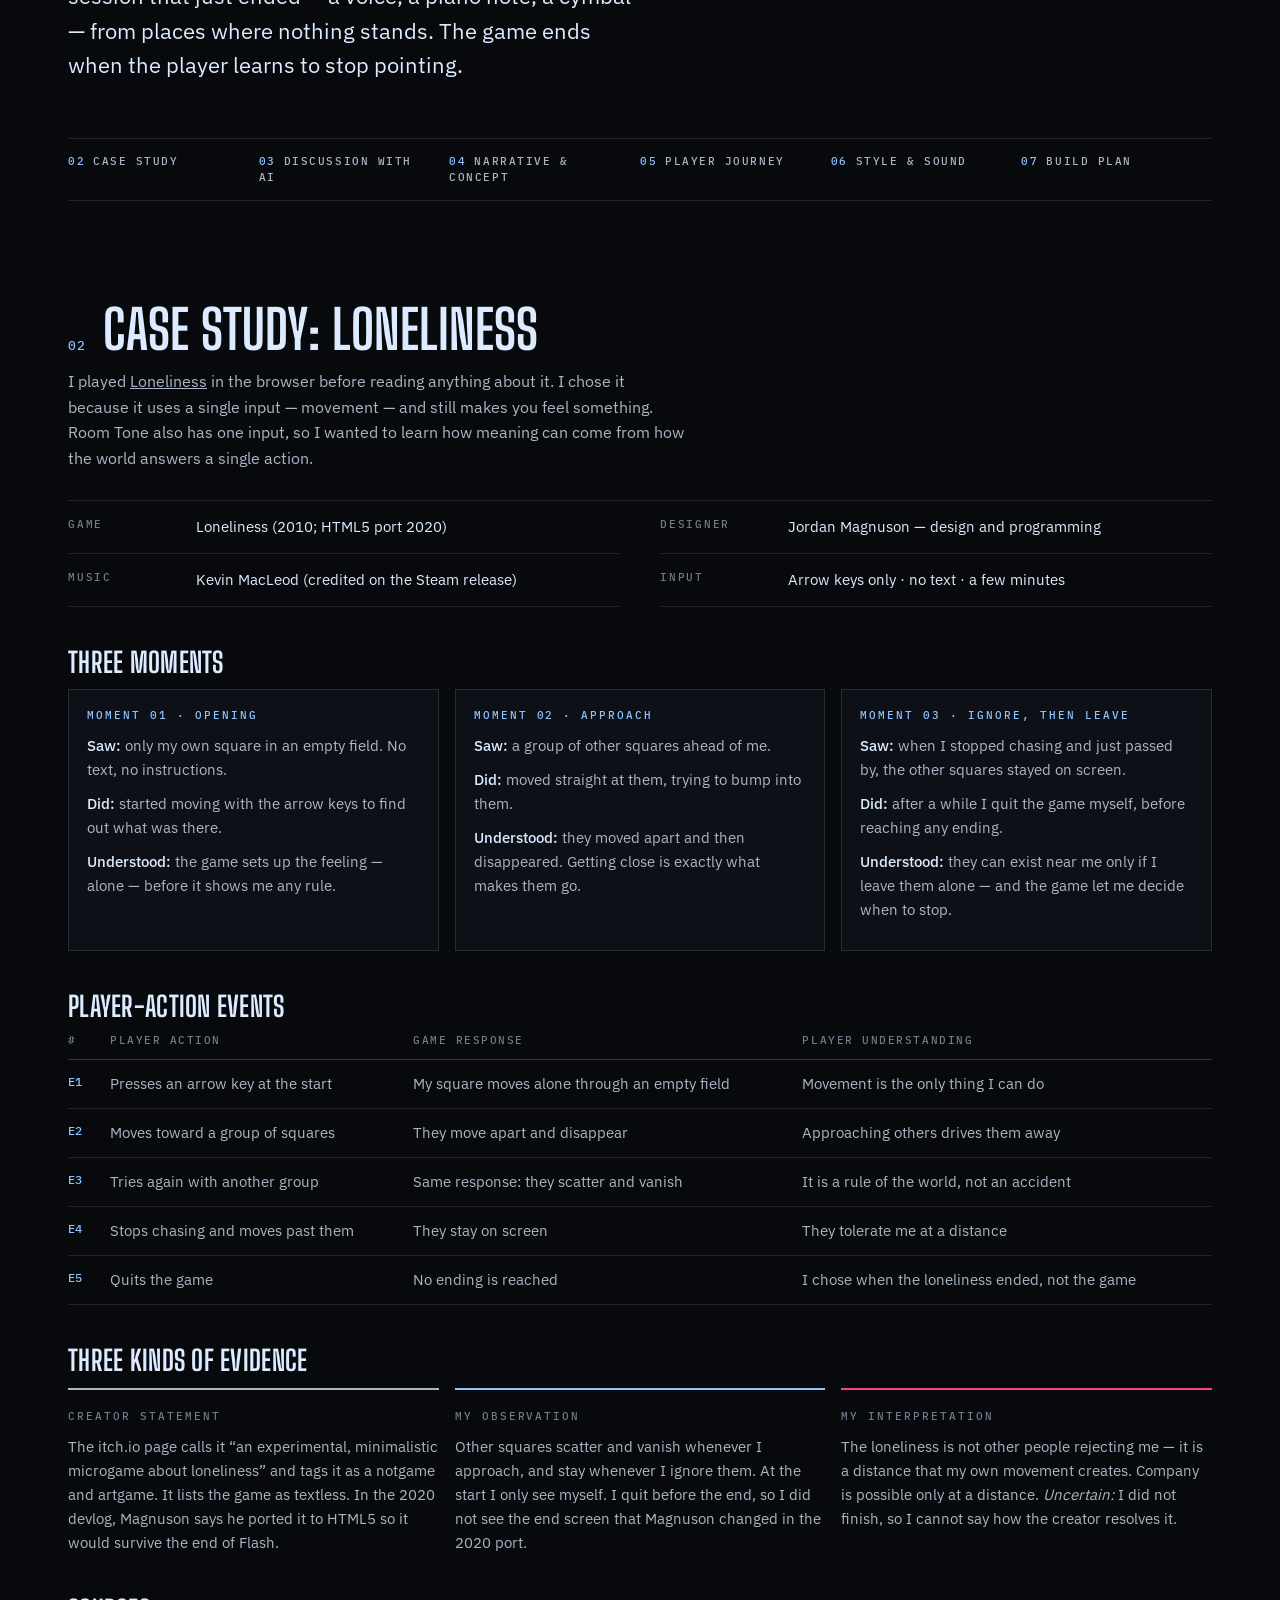
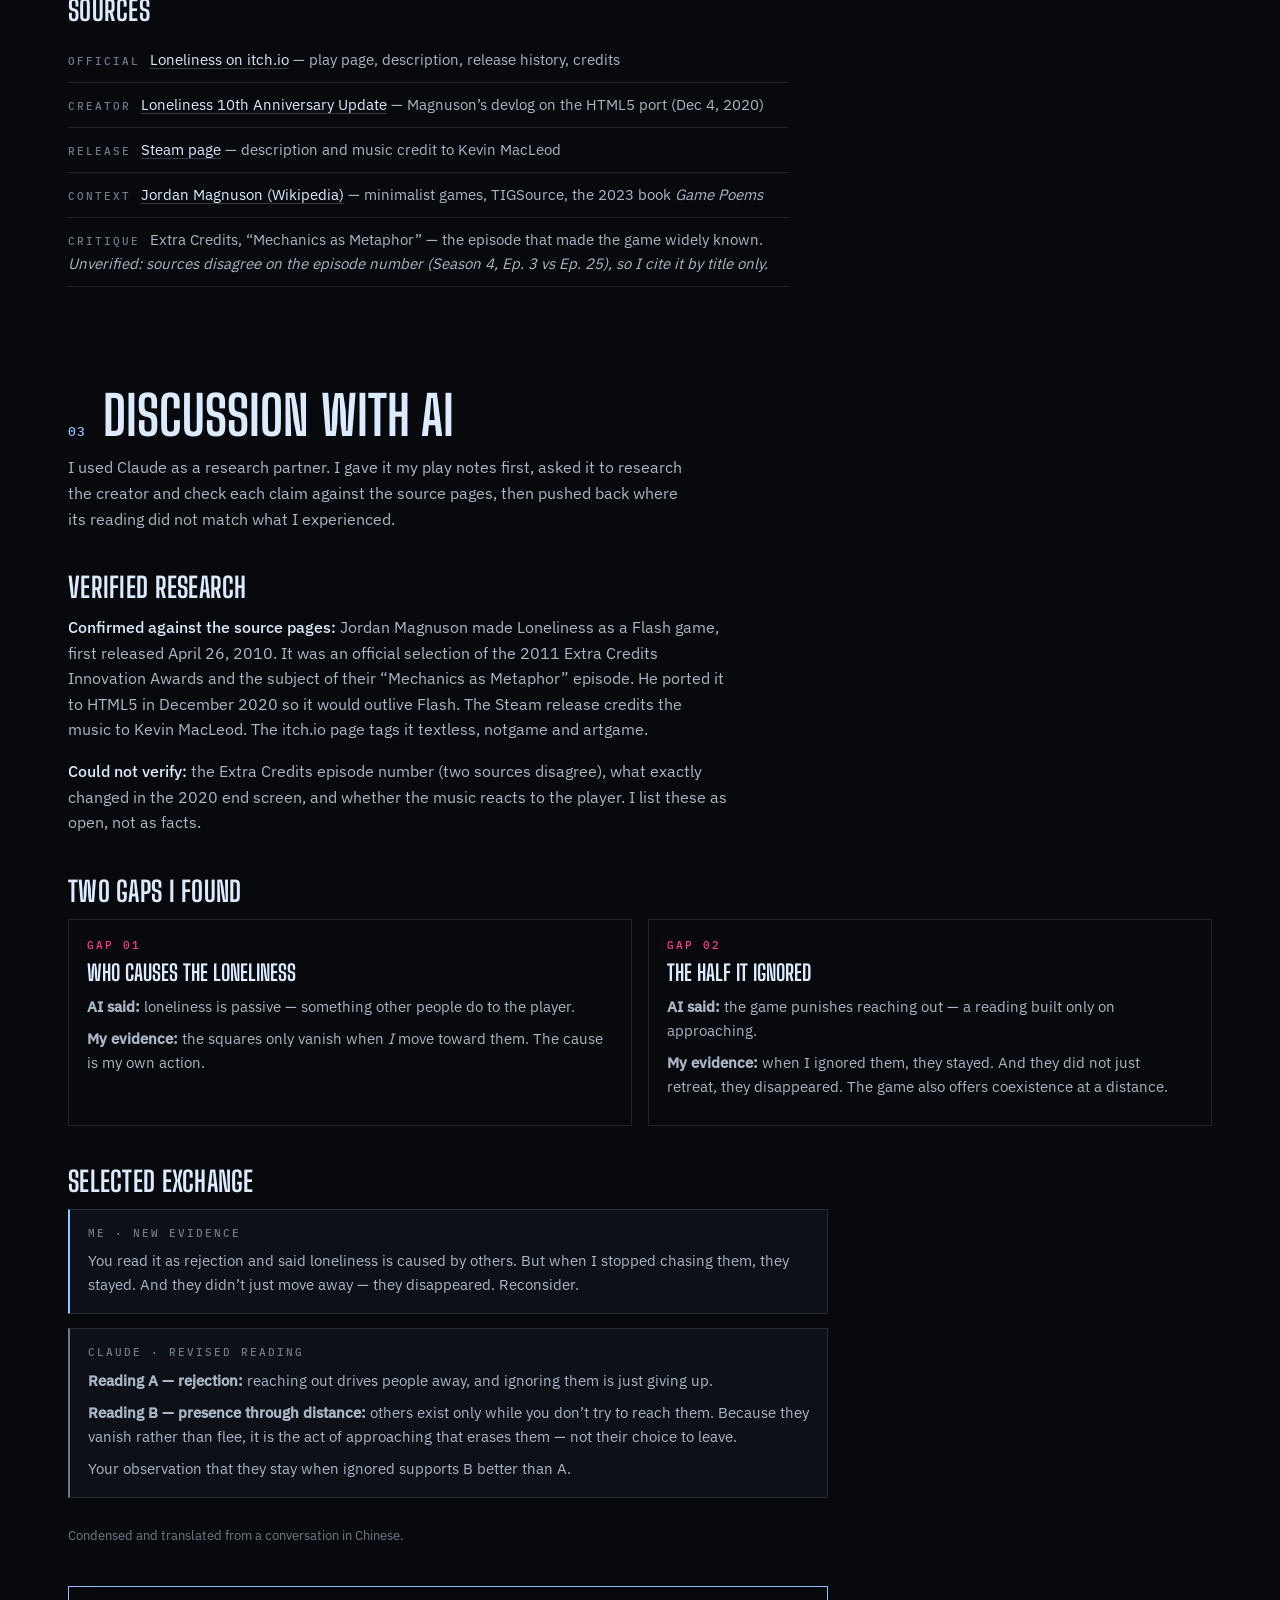
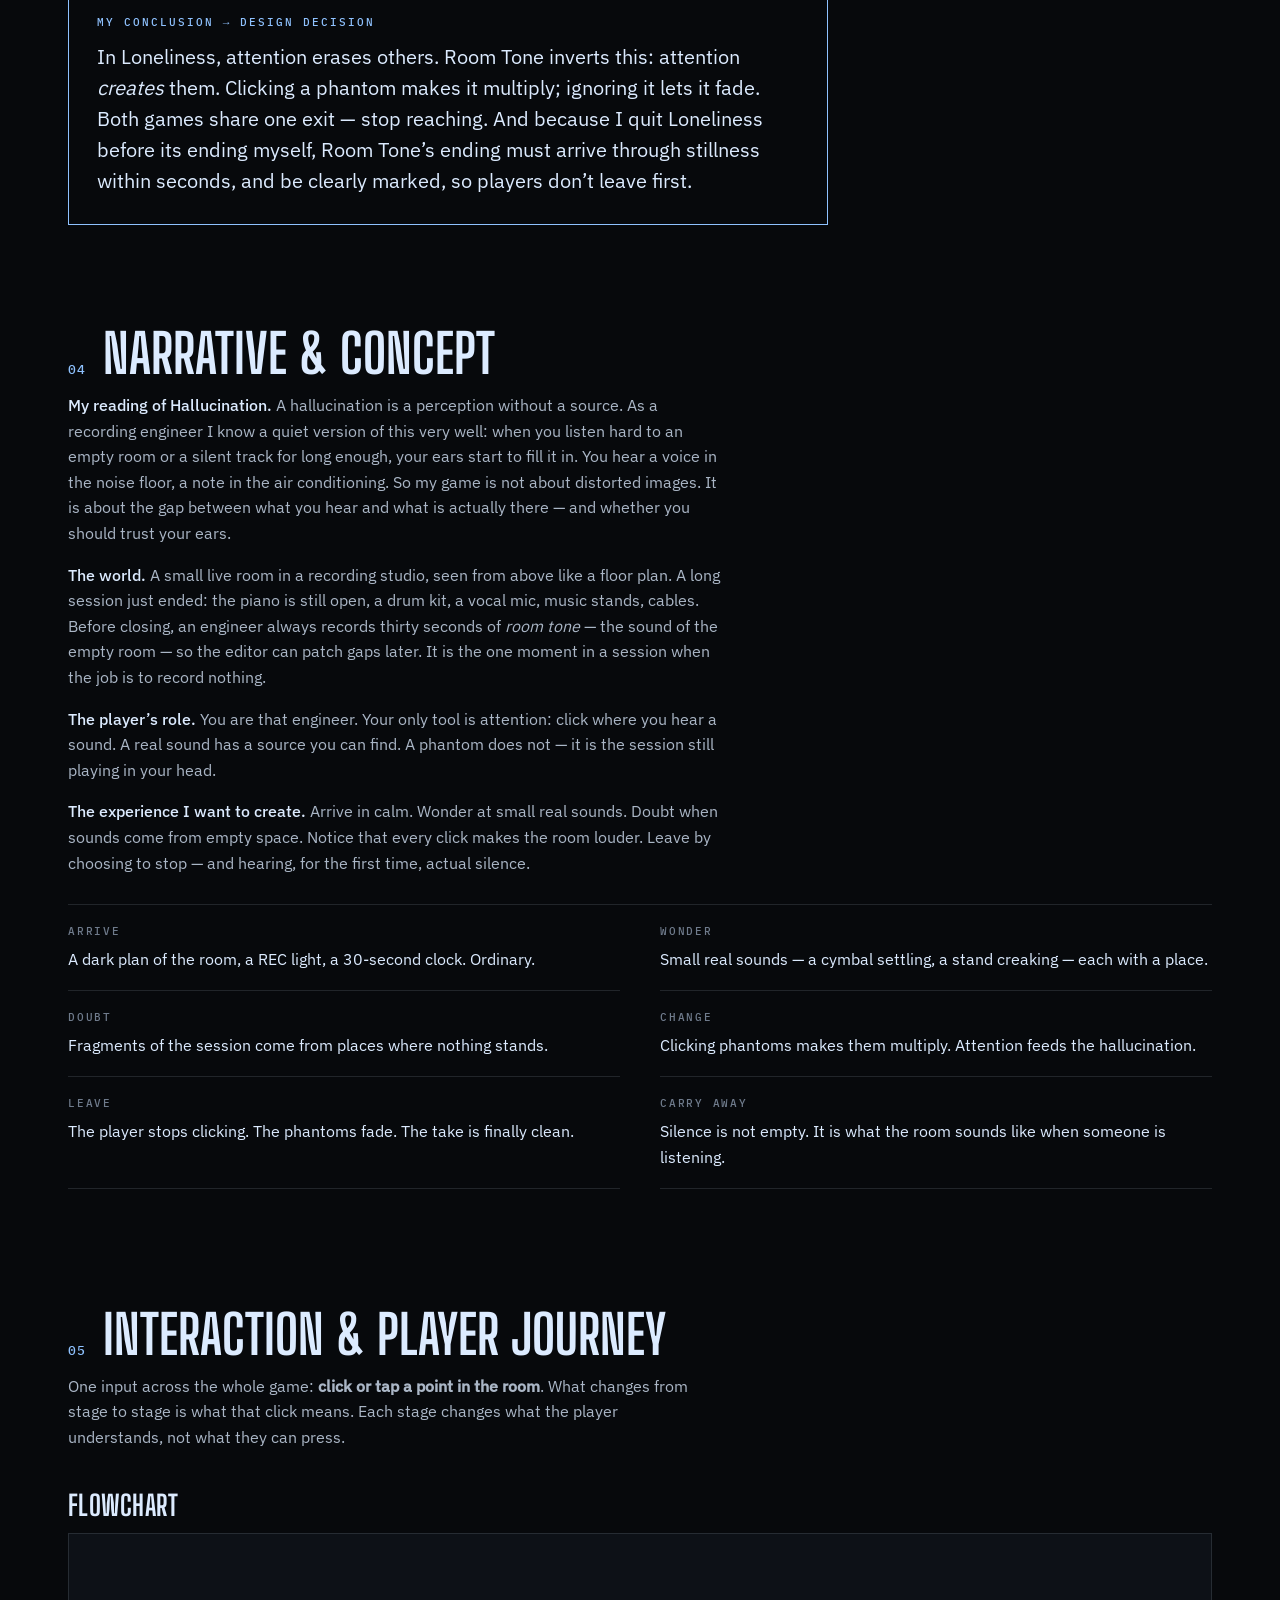
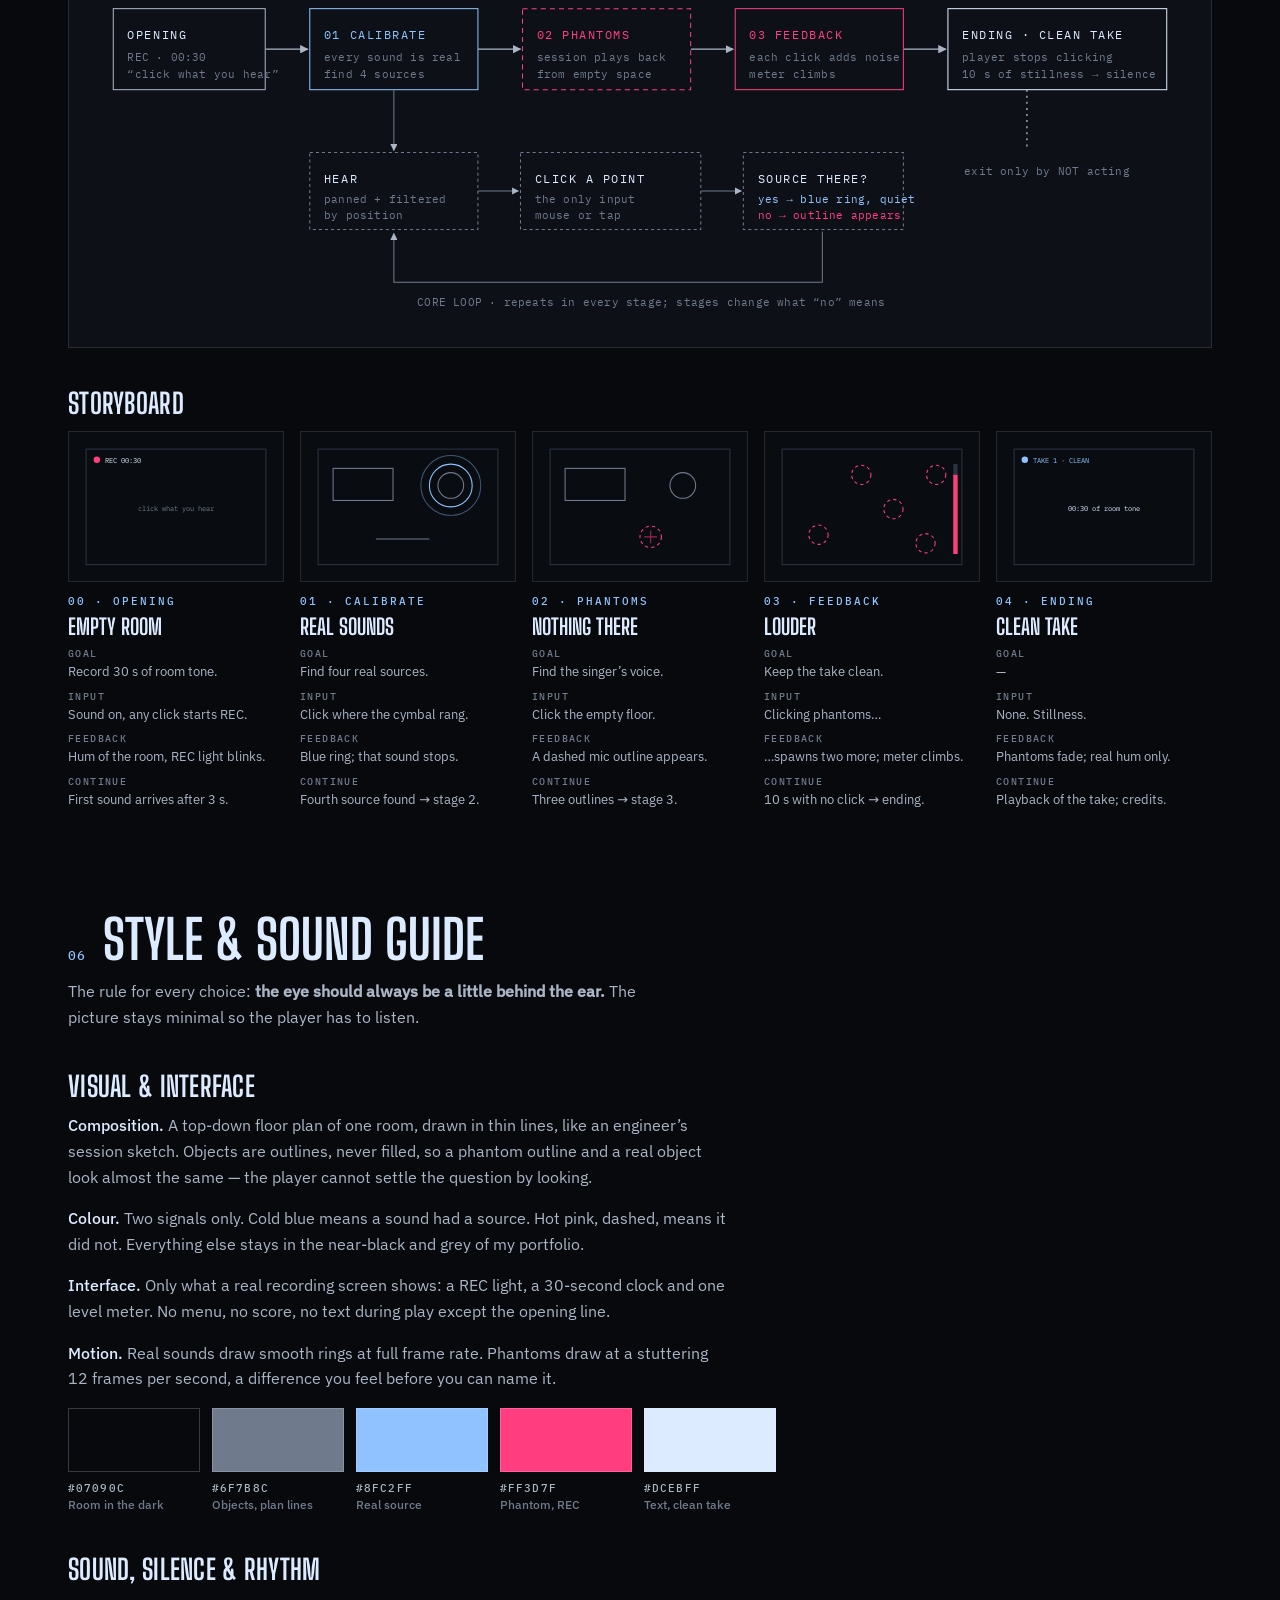
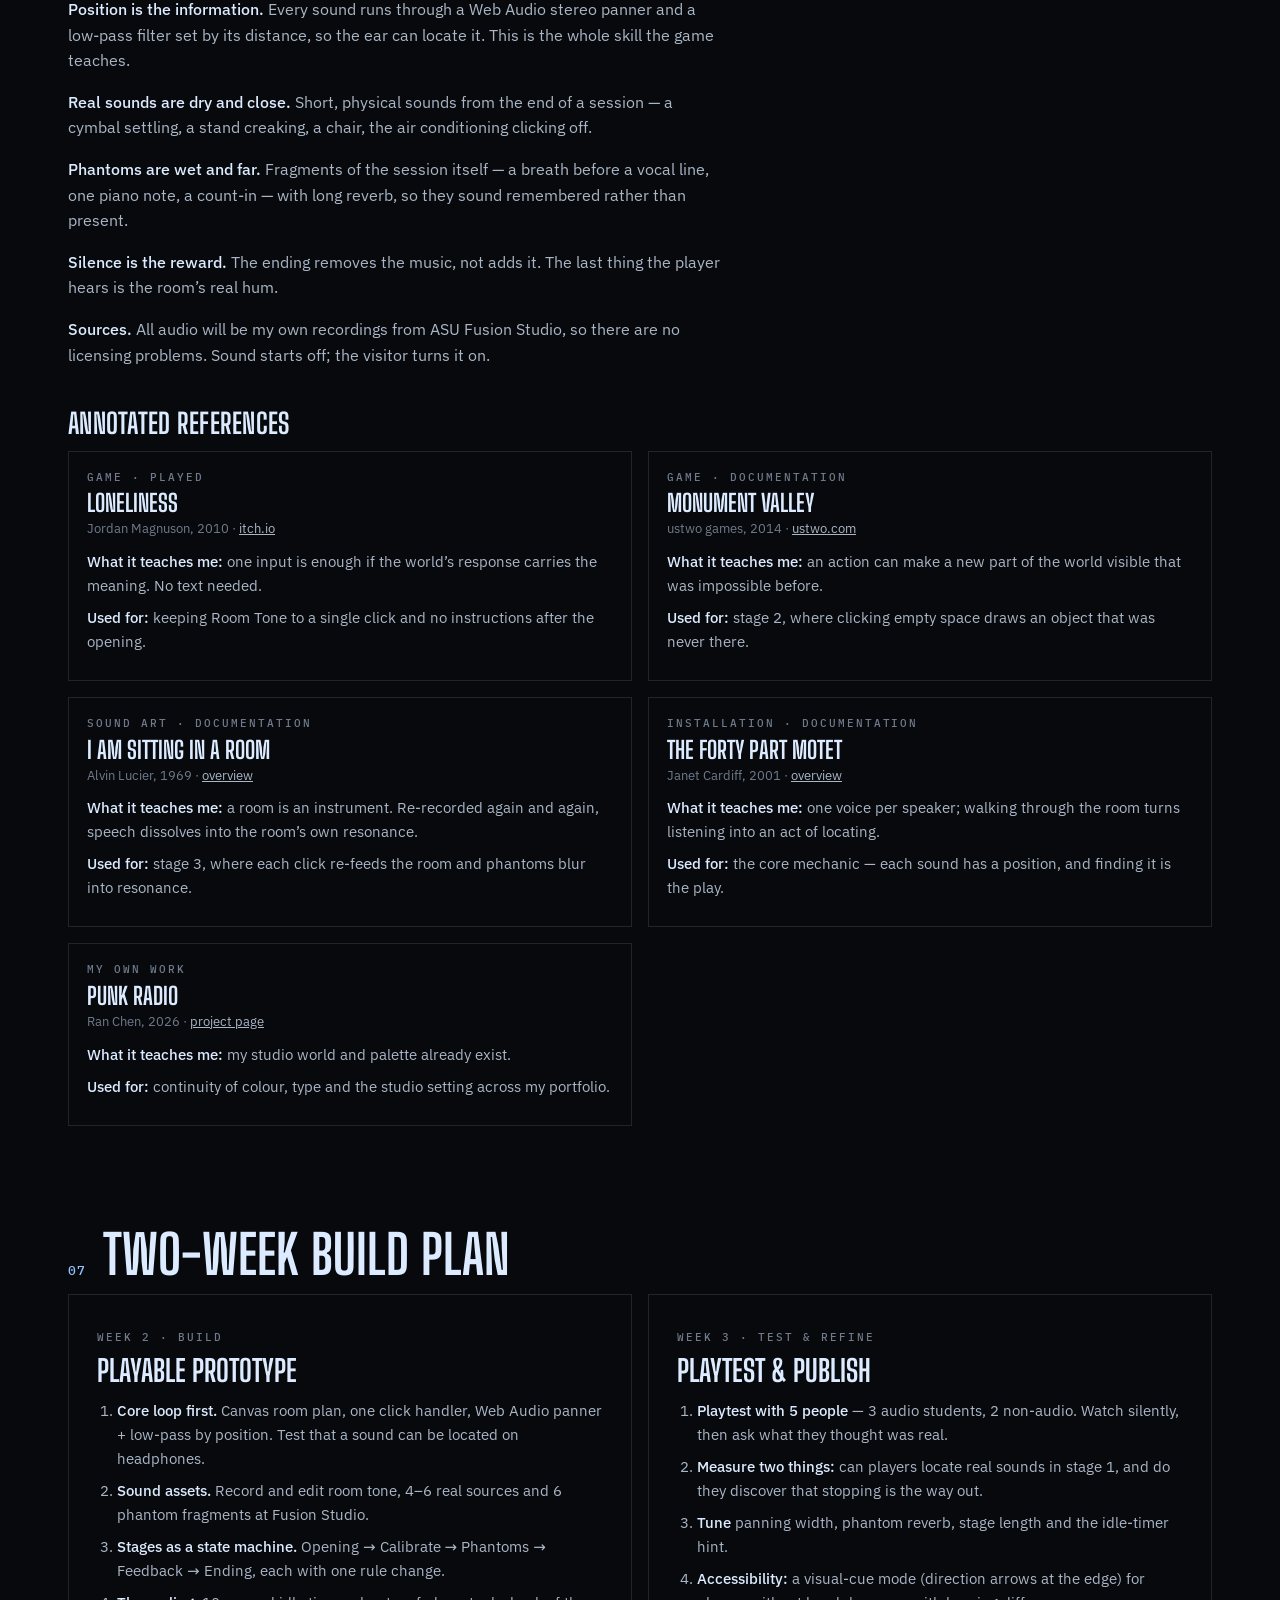
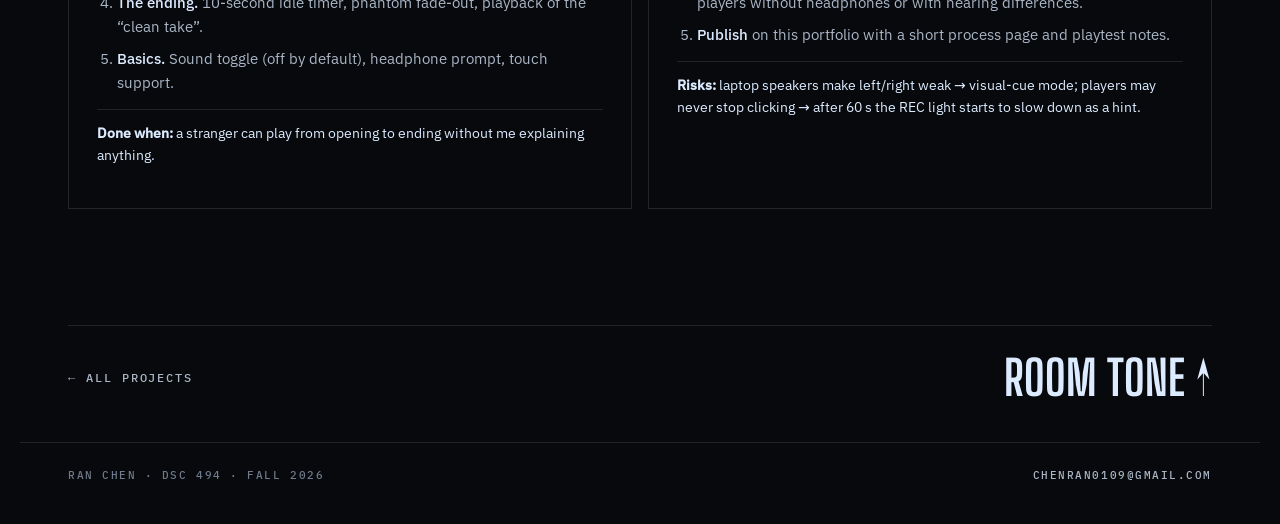
<file: game.html>
<!doctype html>
<html lang="en">
<head>
  <meta charset="utf-8">
  <meta name="viewport" content="width=device-width, initial-scale=1">
  <title>Room Tone — Game Proposal · Ran Chen</title>
  <meta name="description" content="Room Tone: a proposal for a small web game about auditory hallucination. A recording engineer alone in a studio at 3 a.m. tries to record thirty seconds of silence.">
  <meta property="og:title" content="Room Tone — Game Proposal · Ran Chen">
  <meta property="og:description" content="A proposal for a small web game about auditory hallucination, for the theme Hallucination.">
  <meta property="og:url" content="https://cheesebk.github.io/ai-design-portfolio/game.html">
  <meta property="og:type" content="website">
  <link rel="icon" href="assets/favicon.svg" type="image/svg+xml">
  <link rel="stylesheet" href="style.css">
  <link rel="stylesheet" href="game.css">
</head>
<body>
  <header class="wrap nav">
    <a class="home" href="index.html">Ran Chen</a>
    <ul>
      <li><a href="cover.html">−0</a></li>
      <li><a href="studio.html">Punk Radio</a></li>
      <li><a href="final.html" aria-current="page">Room Tone</a></li>
    </ul>
  </header>

  <main class="wrap">
    <!-- 01 INTRODUCE THE GAME -->
    <section class="p-head" id="intro">
      <div class="kicker">Project 03 · Week 1 game proposal · Theme: Hallucination</div>
      <h1>Room Tone</h1>
      <p class="sub">A small web game about hearing things that are not there. You are a recording engineer, alone in the studio at 3 a.m., trying to record thirty seconds of silence.</p>
      <a class="play-cta" href="final.html"><span>Final game + process note · Week 3</span><b>Play Room Tone →</b></a>
    </section>

    <figure>
      <div class="g-hero" id="hero">
        <canvas tabindex="0" aria-label="Interactive preview. Click or tap where you think a sound came from. Press Enter to listen at the centre."></canvas>
        <div class="rec"><i></i>REC · Room tone · <output id="clock">00:30</output><span>Click where you hear something</span></div>
        <div class="legend"><b></b>Real source<br><b class="p"></b>Phantom</div>
        <button class="sound" type="button" aria-pressed="false" id="snd"><i></i><span>Sound off</span></button>
      </div>
      <figcaption><b>Representative visual, playable.</b> A top-down plan of the live room. Turn sound on and wear headphones: each sound is panned to where it happens. Some sounds have a source. Some do not.</figcaption>
    </figure>

    <dl class="facts">
      <div><dt>Working title</dt><dd>Room Tone</dd></div>
      <div><dt>Main interaction</dt><dd>One input: click where you heard a sound</dd></div>
      <div><dt>Structure</dt><dd>Opening · three stages · ending · about 4 minutes</dd></div>
      <div><dt>Platform</dt><dd>Browser · HTML Canvas + Web Audio API · headphones recommended</dd></div>
      <div><dt>Designer</dt><dd>Ran Chen — sound, code, visuals</dd></div>
      <div><dt>Context</dt><dd>DSC 494 · Weeks 10–12 · Fall 2026</dd></div>
    </dl>

    <p class="lede">The player is asked to do one thing: listen to an empty room and point at anything they hear. At first every sound has a source. Then the room starts playing back the session that just ended — a voice, a piano note, a cymbal — from places where nothing stands. The game ends when the player learns to stop pointing.</p>

    <nav class="toc" aria-label="Proposal contents">
      <a href="#case"><span>02</span>Case study</a>
      <a href="#ai"><span>03</span>Discussion with AI</a>
      <a href="#concept"><span>04</span>Narrative &amp; concept</a>
      <a href="#journey"><span>05</span>Player journey</a>
      <a href="#style"><span>06</span>Style &amp; sound</a>
      <a href="#plan"><span>07</span>Build plan</a>
    </nav>

    <!-- 02 CASE STUDY -->
    <section class="sec" id="case">
      <div class="sec-h"><span class="n">02</span><h2>Case study: Loneliness</h2></div>
      <p>I played <a href="https://jordanmagnuson.itch.io/loneliness">Loneliness</a> in the browser before reading anything about it. I chose it because it uses a single input — movement — and still makes you feel something. Room Tone also has one input, so I wanted to learn how meaning can come from how the world answers a single action.</p>

      <dl class="facts" style="margin-top:0">
        <div><dt>Game</dt><dd>Loneliness (2010; HTML5 port 2020)</dd></div>
        <div><dt>Designer</dt><dd>Jordan Magnuson — design and programming</dd></div>
        <div><dt>Music</dt><dd>Kevin MacLeod (credited on the Steam release)</dd></div>
        <div><dt>Input</dt><dd>Arrow keys only · no text · a few minutes</dd></div>
      </dl>

      <h3>Three moments</h3>
      <div class="moments" id="moments">
        <div class="moment"><span class="label">Moment 01 · Opening</span><p><b>Saw:</b> only my own square in an empty field. No text, no instructions.</p><p><b>Did:</b> started moving with the arrow keys to find out what was there.</p><p><b>Understood:</b> the game sets up the feeling — alone — before it shows me any rule.</p></div>
        <div class="moment"><span class="label">Moment 02 · Approach</span><p><b>Saw:</b> a group of other squares ahead of me.</p><p><b>Did:</b> moved straight at them, trying to bump into them.</p><p><b>Understood:</b> they moved apart and then disappeared. Getting close is exactly what makes them go.</p></div>
        <div class="moment"><span class="label">Moment 03 · Ignore, then leave</span><p><b>Saw:</b> when I stopped chasing and just passed by, the other squares stayed on screen.</p><p><b>Did:</b> after a while I quit the game myself, before reaching any ending.</p><p><b>Understood:</b> they can exist near me only if I leave them alone — and the game let me decide when to stop.</p></div>
      </div>

      <h3>Player-action events</h3>
      <div class="tablewrap">
        <table class="ev" id="events">
          <thead><tr><th>#</th><th>Player action</th><th>Game response</th><th>Player understanding</th></tr></thead>
          <tbody>
            <tr><td>E1</td><td>Presses an arrow key at the start</td><td>My square moves alone through an empty field</td><td>Movement is the only thing I can do</td></tr>
            <tr><td>E2</td><td>Moves toward a group of squares</td><td>They move apart and disappear</td><td>Approaching others drives them away</td></tr>
            <tr><td>E3</td><td>Tries again with another group</td><td>Same response: they scatter and vanish</td><td>It is a rule of the world, not an accident</td></tr>
            <tr><td>E4</td><td>Stops chasing and moves past them</td><td>They stay on screen</td><td>They tolerate me at a distance</td></tr>
            <tr><td>E5</td><td>Quits the game</td><td>No ending is reached</td><td>I chose when the loneliness ended, not the game</td></tr>
          </tbody>
        </table>
      </div>

      <h3>Three kinds of evidence</h3>
      <div class="evidence" id="evidence">
        <div class="c"><span class="label">Creator statement</span><p>The itch.io page calls it “an experimental, minimalistic microgame about loneliness” and tags it as a notgame and artgame. It lists the game as textless. In the 2020 devlog, Magnuson says he ported it to HTML5 so it would survive the end of Flash.</p></div>
        <div class="o"><span class="label">My observation</span><p>Other squares scatter and vanish whenever I approach, and stay whenever I ignore them. At the start I only see myself. I quit before the end, so I did not see the end screen that Magnuson changed in the 2020 port.</p></div>
        <div class="i"><span class="label">My interpretation</span><p>The loneliness is not other people rejecting me — it is a distance that my own movement creates. Company is possible only at a distance. <em>Uncertain:</em> I did not finish, so I cannot say how the creator resolves it.</p></div>
      </div>

      <h3>Sources</h3>
      <ul class="sources">
        <li><span class="label">Official</span><a href="https://jordanmagnuson.itch.io/loneliness">Loneliness on itch.io</a> — play page, description, release history, credits</li>
        <li><span class="label">Creator</span><a href="https://jordanmagnuson.itch.io/loneliness/devlog">Loneliness 10th Anniversary Update</a> — Magnuson’s devlog on the HTML5 port (Dec 4, 2020)</li>
        <li><span class="label">Release</span><a href="https://store.steampowered.com/app/1524790/Loneliness/">Steam page</a> — description and music credit to Kevin MacLeod</li>
        <li><span class="label">Context</span><a href="https://en.wikipedia.org/wiki/Jordan_Magnuson">Jordan Magnuson (Wikipedia)</a> — minimalist games, TIGSource, the 2023 book <i>Game Poems</i></li>
        <li><span class="label">Critique</span>Extra Credits, “Mechanics as Metaphor” — the episode that made the game widely known. <em>Unverified: sources disagree on the episode number (Season 4, Ep. 3 vs Ep. 25), so I cite it by title only.</em></li>
      </ul>
    </section>

    <!-- 03 AI DISCUSSION -->
    <section class="sec" id="ai">
      <div class="sec-h"><span class="n">03</span><h2>Discussion with AI</h2></div>
      <p>I used Claude as a research partner. I gave it my play notes first, asked it to research the creator and check each claim against the source pages, then pushed back where its reading did not match what I experienced.</p>

      <h3>Verified research</h3>
      <div class="body" id="verified">
        <p><strong>Confirmed against the source pages:</strong> Jordan Magnuson made Loneliness as a Flash game, first released April 26, 2010. It was an official selection of the 2011 Extra Credits Innovation Awards and the subject of their “Mechanics as Metaphor” episode. He ported it to HTML5 in December 2020 so it would outlive Flash. The Steam release credits the music to Kevin MacLeod. The itch.io page tags it textless, notgame and artgame.</p>
        <p><strong>Could not verify:</strong> the Extra Credits episode number (two sources disagree), what exactly changed in the 2020 end screen, and whether the music reacts to the player. I list these as open, not as facts.</p>
      </div>

      <h3>Two gaps I found</h3>
      <div class="gaps" id="gaps">
        <div class="gap"><span class="label">Gap 01</span><h4>Who causes the loneliness</h4><p><b>AI said:</b> loneliness is passive — something other people do to the player.</p><p><b>My evidence:</b> the squares only vanish when <em>I</em> move toward them. The cause is my own action.</p></div>
        <div class="gap"><span class="label">Gap 02</span><h4>The half it ignored</h4><p><b>AI said:</b> the game punishes reaching out — a reading built only on approaching.</p><p><b>My evidence:</b> when I ignored them, they stayed. And they did not just retreat, they disappeared. The game also offers coexistence at a distance.</p></div>
      </div>

      <h3>Selected exchange</h3>
      <div class="chat" id="chat">
        <div class="msg me"><span class="label">Me · new evidence</span><p>You read it as rejection and said loneliness is caused by others. But when I stopped chasing them, they stayed. And they didn’t just move away — they disappeared. Reconsider.</p></div>
        <div class="msg ai"><span class="label">Claude · revised reading</span><p><b>Reading A — rejection:</b> reaching out drives people away, and ignoring them is just giving up.</p><p><b>Reading B — presence through distance:</b> others exist only while you don’t try to reach them. Because they vanish rather than flee, it is the act of approaching that erases them — not their choice to leave.</p><p>Your observation that they stay when ignored supports B better than A.</p></div>
        <p class="note">Condensed and translated from a conversation in Chinese.</p>
      </div>

      <div class="decision" id="decision"><span class="label">My conclusion → design decision</span><p>In Loneliness, attention erases others. Room Tone inverts this: attention <em>creates</em> them. Clicking a phantom makes it multiply; ignoring it lets it fade. Both games share one exit — stop reaching. And because I quit Loneliness before its ending myself, Room Tone’s ending must arrive through stillness within seconds, and be clearly marked, so players don’t leave first.</p></div>
    </section>

    <!-- 04 NARRATIVE & CONCEPT -->
    <section class="sec" id="concept">
      <div class="sec-h"><span class="n">04</span><h2>Narrative &amp; concept</h2></div>
      <div class="body">
        <p><strong>My reading of Hallucination.</strong> A hallucination is a perception without a source. As a recording engineer I know a quiet version of this very well: when you listen hard to an empty room or a silent track for long enough, your ears start to fill it in. You hear a voice in the noise floor, a note in the air conditioning. So my game is not about distorted images. It is about the gap between what you hear and what is actually there — and whether you should trust your ears.</p>
        <p><strong>The world.</strong> A small live room in a recording studio, seen from above like a floor plan. A long session just ended: the piano is still open, a drum kit, a vocal mic, music stands, cables. Before closing, an engineer always records thirty seconds of <em>room tone</em> — the sound of the empty room — so the editor can patch gaps later. It is the one moment in a session when the job is to record nothing.</p>
        <p><strong>The player’s role.</strong> You are that engineer. Your only tool is attention: click where you hear a sound. A real sound has a source you can find. A phantom does not — it is the session still playing in your head.</p>
        <p><strong>The experience I want to create.</strong> Arrive in calm. Wonder at small real sounds. Doubt when sounds come from empty space. Notice that every click makes the room louder. Leave by choosing to stop — and hearing, for the first time, actual silence.</p>
      </div>

      <dl class="pillars" style="margin-top:28px">
        <div><dt>Arrive</dt><dd>A dark plan of the room, a REC light, a 30-second clock. Ordinary.</dd></div>
        <div><dt>Wonder</dt><dd>Small real sounds — a cymbal settling, a stand creaking — each with a place.</dd></div>
        <div><dt>Doubt</dt><dd>Fragments of the session come from places where nothing stands.</dd></div>
        <div><dt>Change</dt><dd>Clicking phantoms makes them multiply. Attention feeds the hallucination.</dd></div>
        <div><dt>Leave</dt><dd>The player stops clicking. The phantoms fade. The take is finally clean.</dd></div>
        <div><dt>Carry away</dt><dd>Silence is not empty. It is what the room sounds like when someone is listening.</dd></div>
      </dl>
    </section>

    <!-- 05 PLAYER JOURNEY -->
    <section class="sec" id="journey">
      <div class="sec-h"><span class="n">05</span><h2>Interaction &amp; player journey</h2></div>
      <p>One input across the whole game: <strong>click or tap a point in the room</strong>. What changes from stage to stage is what that click means. Each stage changes what the player understands, not what they can press.</p>

      <h3>Flowchart</h3>
      <div class="diagram">
        <svg viewBox="0 0 1080 360" role="img" aria-labelledby="fc-t">
          <title id="fc-t">Flowchart: Opening, Stage 1 Calibrate, Stage 2 Phantoms, Stage 3 Feedback, Ending. Each stage loops on: hear a sound, click a point, check if a source is there.</title>
          <defs>
            <marker id="ah" viewBox="0 0 10 10" refX="9" refY="5" markerWidth="7" markerHeight="7" orient="auto"><path d="M0,0 L10,5 L0,10 z" fill="#aab6c6"/></marker>
          </defs>
          <g font-family="IBM Plex Mono, monospace" font-size="12" fill="#dcebff" letter-spacing="1.5">
            <!-- main row -->
            <g stroke="#aab6c6" stroke-width="1.2" fill="none" marker-end="url(#ah)">
              <path d="M170 90 H212"/><path d="M380 90 H422"/><path d="M590 90 H632"/><path d="M800 90 H842"/>
            </g>
            <rect x="20" y="50" width="150" height="80" fill="#0d1117" stroke="#aab6c6"/>
            <text x="34" y="80">OPENING</text><text x="34" y="102" fill="#6f7b8c" font-size="11" letter-spacing="0.2">REC · 00:30</text><text x="34" y="118" fill="#6f7b8c" font-size="11" letter-spacing="0.2">“click what you hear”</text>
            <rect x="214" y="50" width="166" height="80" fill="#0d1117" stroke="#8fc2ff"/>
            <text x="228" y="80" fill="#8fc2ff">01 CALIBRATE</text><text x="228" y="102" fill="#6f7b8c" font-size="11" letter-spacing="0.2">every sound is real</text><text x="228" y="118" fill="#6f7b8c" font-size="11" letter-spacing="0.2">find 4 sources</text>
            <rect x="424" y="50" width="166" height="80" fill="#0d1117" stroke="#ff3d7f" stroke-dasharray="5 4"/>
            <text x="438" y="80" fill="#ff3d7f">02 PHANTOMS</text><text x="438" y="102" fill="#6f7b8c" font-size="11" letter-spacing="0.2">session plays back</text><text x="438" y="118" fill="#6f7b8c" font-size="11" letter-spacing="0.2">from empty space</text>
            <rect x="634" y="50" width="166" height="80" fill="#0d1117" stroke="#ff3d7f"/>
            <text x="648" y="80" fill="#ff3d7f">03 FEEDBACK</text><text x="648" y="102" fill="#6f7b8c" font-size="11" letter-spacing="0.2">each click adds noise</text><text x="648" y="118" fill="#6f7b8c" font-size="11" letter-spacing="0.2">meter climbs</text>
            <rect x="844" y="50" width="216" height="80" fill="#0d1117" stroke="#dcebff"/>
            <text x="858" y="80">ENDING · CLEAN TAKE</text><text x="858" y="102" fill="#6f7b8c" font-size="11" letter-spacing="0.2">player stops clicking</text><text x="858" y="118" fill="#6f7b8c" font-size="11" letter-spacing="0.2">10 s of stillness → silence</text>
            <!-- core loop -->
            <g stroke="#6f7b8c" stroke-width="1" fill="none" marker-end="url(#ah)">
              <path d="M297 130 V190"/>
              <path d="M380 230 H420"/><path d="M600 230 H640"/>
              <path d="M720 270 V320 H297 V272"/>
            </g>
            <rect x="214" y="192" width="166" height="76" fill="none" stroke="#6f7b8c" stroke-dasharray="3 3"/>
            <text x="228" y="222">HEAR</text><text x="228" y="242" fill="#6f7b8c" font-size="11" letter-spacing="0.2">panned + filtered</text><text x="228" y="258" fill="#6f7b8c" font-size="11" letter-spacing="0.2">by position</text>
            <rect x="422" y="192" width="178" height="76" fill="none" stroke="#6f7b8c" stroke-dasharray="3 3"/>
            <text x="436" y="222">CLICK A POINT</text><text x="436" y="242" fill="#6f7b8c" font-size="11" letter-spacing="0.2">the only input</text><text x="436" y="258" fill="#6f7b8c" font-size="11" letter-spacing="0.2">mouse or tap</text>
            <rect x="642" y="192" width="158" height="76" fill="none" stroke="#6f7b8c" stroke-dasharray="3 3"/>
            <text x="656" y="222">SOURCE THERE?</text><text x="656" y="242" fill="#8fc2ff" font-size="11" letter-spacing="0.2">yes → blue ring, quiet</text><text x="656" y="258" fill="#ff3d7f" font-size="11" letter-spacing="0.2">no → outline appears</text>
            <text x="320" y="344" fill="#6f7b8c" font-size="11" letter-spacing="0.2">CORE LOOP · repeats in every stage; stages change what “no” means</text>
            <path d="M922 130 V190" stroke="#dcebff" stroke-dasharray="2 4" fill="none"/>
            <text x="860" y="214" fill="#6f7b8c" font-size="11" letter-spacing="0.2">exit only by NOT acting</text>
          </g>
        </svg>
      </div>

      <h3>Storyboard</h3>
      <div class="board">
        <div class="frame">
          <svg viewBox="0 0 200 140" aria-hidden="true"><rect x="16" y="16" width="168" height="108" fill="none" stroke="#2a3340"/><circle cx="26" cy="26" r="3" fill="#ff3d7f"/><text x="34" y="29" font-family="IBM Plex Mono" font-size="7" fill="#dcebff">REC 00:30</text><text x="100" y="74" text-anchor="middle" font-family="IBM Plex Mono" font-size="7" fill="#6f7b8c">click what you hear</text></svg>
          <span class="label">00 · Opening</span><h4>Empty room</h4>
          <dl><dt>Goal</dt><dd>Record 30 s of room tone.</dd><dt>Input</dt><dd>Sound on, any click starts REC.</dd><dt>Feedback</dt><dd>Hum of the room, REC light blinks.</dd><dt>Continue</dt><dd>First sound arrives after 3 s.</dd></dl>
        </div>
        <div class="frame">
          <svg viewBox="0 0 200 140" aria-hidden="true"><rect x="16" y="16" width="168" height="108" fill="none" stroke="#2a3340"/><rect x="30" y="34" width="56" height="30" fill="none" stroke="#6f7b8c"/><circle cx="140" cy="50" r="12" fill="none" stroke="#6f7b8c"/><circle cx="140" cy="50" r="20" fill="none" stroke="#8fc2ff"/><circle cx="140" cy="50" r="28" fill="none" stroke="#8fc2ff" opacity=".4"/><line x1="70" y1="100" x2="120" y2="100" stroke="#6f7b8c"/></svg>
          <span class="label">01 · Calibrate</span><h4>Real sounds</h4>
          <dl><dt>Goal</dt><dd>Find four real sources.</dd><dt>Input</dt><dd>Click where the cymbal rang.</dd><dt>Feedback</dt><dd>Blue ring; that sound stops.</dd><dt>Continue</dt><dd>Fourth source found → stage 2.</dd></dl>
        </div>
        <div class="frame">
          <svg viewBox="0 0 200 140" aria-hidden="true"><rect x="16" y="16" width="168" height="108" fill="none" stroke="#2a3340"/><rect x="30" y="34" width="56" height="30" fill="none" stroke="#6f7b8c"/><circle cx="140" cy="50" r="12" fill="none" stroke="#6f7b8c"/><circle cx="110" cy="98" r="10" fill="none" stroke="#ff3d7f" stroke-dasharray="3 3"/><path d="M104 98 h12 M110 92 v12" stroke="#ff3d7f" opacity=".6"/></svg>
          <span class="label">02 · Phantoms</span><h4>Nothing there</h4>
          <dl><dt>Goal</dt><dd>Find the singer’s voice.</dd><dt>Input</dt><dd>Click the empty floor.</dd><dt>Feedback</dt><dd>A dashed mic outline appears.</dd><dt>Continue</dt><dd>Three outlines → stage 3.</dd></dl>
        </div>
        <div class="frame">
          <svg viewBox="0 0 200 140" aria-hidden="true"><rect x="16" y="16" width="168" height="108" fill="none" stroke="#2a3340"/><g fill="none" stroke="#ff3d7f" stroke-dasharray="3 3"><circle cx="50" cy="96" r="9"/><circle cx="90" cy="40" r="9"/><circle cx="150" cy="104" r="9"/><circle cx="160" cy="40" r="9"/><circle cx="120" cy="72" r="9"/></g><rect x="176" y="30" width="4" height="84" fill="#2a3340"/><rect x="176" y="40" width="4" height="74" fill="#ff3d7f"/></svg>
          <span class="label">03 · Feedback</span><h4>Louder</h4>
          <dl><dt>Goal</dt><dd>Keep the take clean.</dd><dt>Input</dt><dd>Clicking phantoms…</dd><dt>Feedback</dt><dd>…spawns two more; meter climbs.</dd><dt>Continue</dt><dd>10 s with no click → ending.</dd></dl>
        </div>
        <div class="frame">
          <svg viewBox="0 0 200 140" aria-hidden="true"><rect x="16" y="16" width="168" height="108" fill="none" stroke="#2a3340"/><circle cx="26" cy="26" r="3" fill="#8fc2ff"/><text x="34" y="29" font-family="IBM Plex Mono" font-size="7" fill="#8fc2ff">TAKE 1 · CLEAN</text><text x="100" y="74" text-anchor="middle" font-family="IBM Plex Mono" font-size="7" fill="#dcebff">00:30 of room tone</text></svg>
          <span class="label">04 · Ending</span><h4>Clean take</h4>
          <dl><dt>Goal</dt><dd>—</dd><dt>Input</dt><dd>None. Stillness.</dd><dt>Feedback</dt><dd>Phantoms fade; real hum only.</dd><dt>Continue</dt><dd>Playback of the take; credits.</dd></dl>
        </div>
      </div>
    </section>

    <!-- 06 STYLE & SOUND -->
    <section class="sec" id="style">
      <div class="sec-h"><span class="n">06</span><h2>Style &amp; sound guide</h2></div>
      <p>The rule for every choice: <strong>the eye should always be a little behind the ear.</strong> The picture stays minimal so the player has to listen.</p>

      <h3>Visual &amp; interface</h3>
      <div class="body">
        <p><strong>Composition.</strong> A top-down floor plan of one room, drawn in thin lines, like an engineer’s session sketch. Objects are outlines, never filled, so a phantom outline and a real object look almost the same — the player cannot settle the question by looking.</p>
        <p><strong>Colour.</strong> Two signals only. Cold blue means a sound had a source. Hot pink, dashed, means it did not. Everything else stays in the near-black and grey of my portfolio.</p>
        <p><strong>Interface.</strong> Only what a real recording screen shows: a REC light, a 30-second clock and one level meter. No menu, no score, no text during play except the opening line.</p>
        <p><strong>Motion.</strong> Real sounds draw smooth rings at full frame rate. Phantoms draw at a stuttering 12 frames per second, a difference you feel before you can name it.</p>
      </div>
      <div class="swatches">
        <div class="sw"><i style="background:#07090c"></i><span>#07090C<em>Room in the dark</em></span></div>
        <div class="sw"><i style="background:#6f7b8c"></i><span>#6F7B8C<em>Objects, plan lines</em></span></div>
        <div class="sw"><i style="background:#8fc2ff"></i><span>#8FC2FF<em>Real source</em></span></div>
        <div class="sw"><i style="background:#ff3d7f"></i><span>#FF3D7F<em>Phantom, REC</em></span></div>
        <div class="sw"><i style="background:#dcebff"></i><span>#DCEBFF<em>Text, clean take</em></span></div>
      </div>

      <h3>Sound, silence &amp; rhythm</h3>
      <div class="body">
        <p><strong>Position is the information.</strong> Every sound runs through a Web Audio stereo panner and a low-pass filter set by its distance, so the ear can locate it. This is the whole skill the game teaches.</p>
        <p><strong>Real sounds are dry and close.</strong> Short, physical sounds from the end of a session — a cymbal settling, a stand creaking, a chair, the air conditioning clicking off.</p>
        <p><strong>Phantoms are wet and far.</strong> Fragments of the session itself — a breath before a vocal line, one piano note, a count-in — with long reverb, so they sound remembered rather than present.</p>
        <p><strong>Silence is the reward.</strong> The ending removes the music, not adds it. The last thing the player hears is the room’s real hum.</p>
        <p><strong>Sources.</strong> All audio will be my own recordings from ASU Fusion Studio, so there are no licensing problems. Sound starts off; the visitor turns it on.</p>
      </div>

      <h3>Annotated references</h3>
      <div class="refs">
        <div class="ref"><span class="label">Game · played</span><h4>Loneliness</h4><p class="by">Jordan Magnuson, 2010 · <a href="https://jordanmagnuson.itch.io/loneliness">itch.io</a></p><p><b>What it teaches me:</b> one input is enough if the world’s response carries the meaning. No text needed.</p><p><b>Used for:</b> keeping Room Tone to a single click and no instructions after the opening.</p></div>
        <div class="ref"><span class="label">Game · documentation</span><h4>Monument Valley</h4><p class="by">ustwo games, 2014 · <a href="https://ustwo.com/work/monument-valley/">ustwo.com</a></p><p><b>What it teaches me:</b> an action can make a new part of the world visible that was impossible before.</p><p><b>Used for:</b> stage 2, where clicking empty space draws an object that was never there.</p></div>
        <div class="ref"><span class="label">Sound art · documentation</span><h4>I Am Sitting in a Room</h4><p class="by">Alvin Lucier, 1969 · <a href="https://en.wikipedia.org/wiki/I_Am_Sitting_in_a_Room">overview</a></p><p><b>What it teaches me:</b> a room is an instrument. Re-recorded again and again, speech dissolves into the room’s own resonance.</p><p><b>Used for:</b> stage 3, where each click re-feeds the room and phantoms blur into resonance.</p></div>
        <div class="ref"><span class="label">Installation · documentation</span><h4>The Forty Part Motet</h4><p class="by">Janet Cardiff, 2001 · <a href="https://en.wikipedia.org/wiki/The_Forty_Part_Motet">overview</a></p><p><b>What it teaches me:</b> one voice per speaker; walking through the room turns listening into an act of locating.</p><p><b>Used for:</b> the core mechanic — each sound has a position, and finding it is the play.</p></div>
        <div class="ref"><span class="label">My own work</span><h4>Punk Radio</h4><p class="by">Ran Chen, 2026 · <a href="studio.html">project page</a></p><p><b>What it teaches me:</b> my studio world and palette already exist.</p><p><b>Used for:</b> continuity of colour, type and the studio setting across my portfolio.</p></div>
      </div>
    </section>

    <!-- 07 BUILD PLAN -->
    <section class="sec" id="plan">
      <div class="sec-h"><span class="n">07</span><h2>Two-week build plan</h2></div>
      <div class="plan">
        <div class="week">
          <span class="label">Week 2 · Build</span><h4>Playable prototype</h4>
          <ol>
            <li><b>Core loop first.</b> Canvas room plan, one click handler, Web Audio panner + low-pass by position. Test that a sound can be located on headphones.</li>
            <li><b>Sound assets.</b> Record and edit room tone, 4–6 real sources and 6 phantom fragments at Fusion Studio.</li>
            <li><b>Stages as a state machine.</b> Opening → Calibrate → Phantoms → Feedback → Ending, each with one rule change.</li>
            <li><b>The ending.</b> 10-second idle timer, phantom fade-out, playback of the “clean take”.</li>
            <li><b>Basics.</b> Sound toggle (off by default), headphone prompt, touch support.</li>
          </ol>
          <p class="done"><b>Done when:</b> a stranger can play from opening to ending without me explaining anything.</p>
        </div>
        <div class="week">
          <span class="label">Week 3 · Test &amp; refine</span><h4>Playtest &amp; publish</h4>
          <ol>
            <li><b>Playtest with 5 people</b> — 3 audio students, 2 non-audio. Watch silently, then ask what they thought was real.</li>
            <li><b>Measure two things:</b> can players locate real sounds in stage 1, and do they discover that stopping is the way out.</li>
            <li><b>Tune</b> panning width, phantom reverb, stage length and the idle-timer hint.</li>
            <li><b>Accessibility:</b> a visual-cue mode (direction arrows at the edge) for players without headphones or with hearing differences.</li>
            <li><b>Publish</b> on this portfolio with a short process page and playtest notes.</li>
          </ol>
          <p class="done"><b>Risks:</b> laptop speakers make left/right weak → visual-cue mode; players may never stop clicking → after 60 s the REC light starts to slow down as a hint.</p>
        </div>
      </div>
    </section>

    <nav class="next">
      <a class="back" href="index.html">← All projects</a>
      <a class="big" href="#intro">Room Tone ↑</a>
    </nav>
  </main>

  <footer class="wrap site">
    <span>Ran Chen · DSC 494 · Fall 2026</span>
    <a href="mailto:chenran0109@gmail.com">chenran0109@gmail.com</a>
  </footer>

  <script src="game.js"></script>
</body>
</html>
</file>
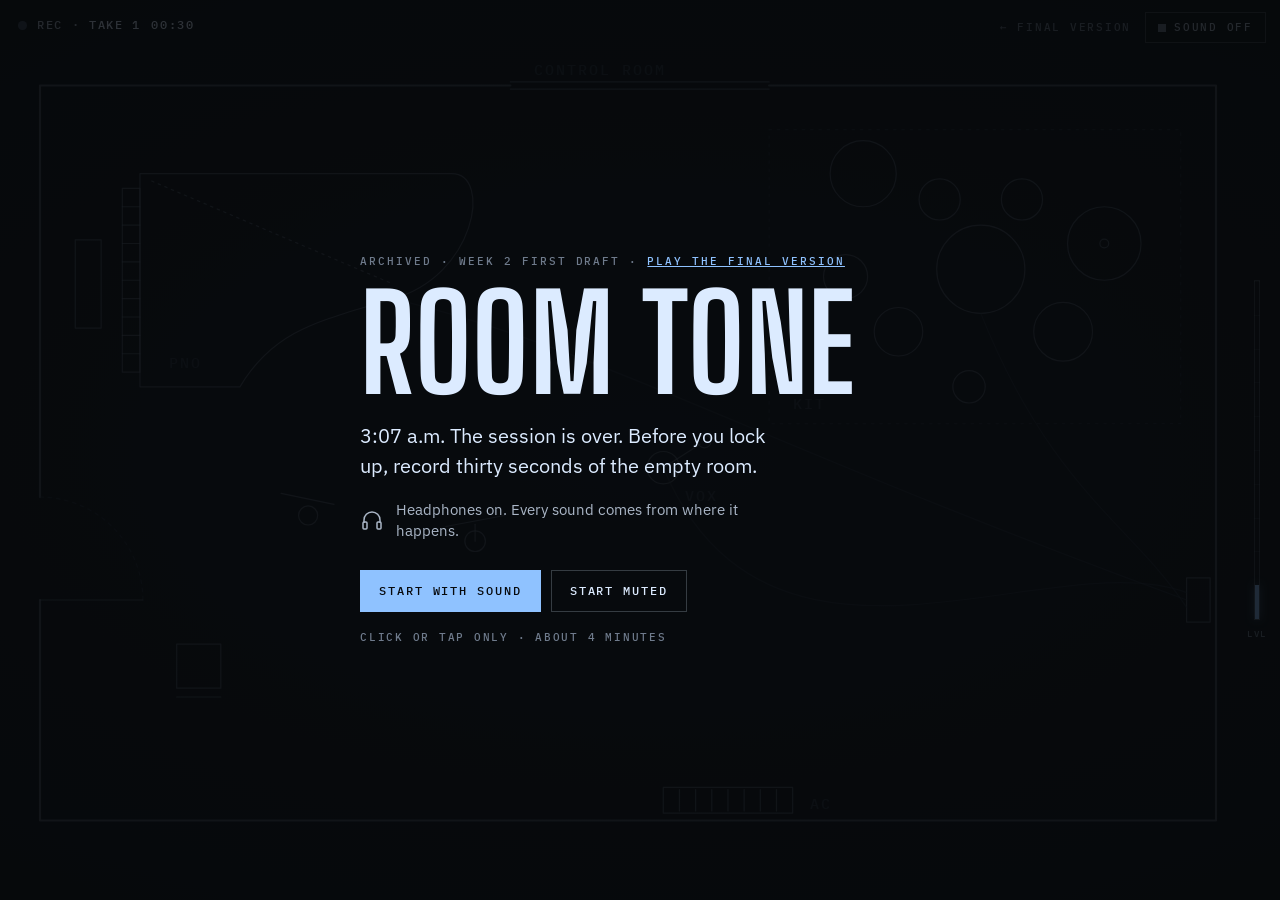
<file: play-w2.html>
<!doctype html>
<html lang="en">
<head>
  <meta charset="utf-8">
  <meta name="viewport" content="width=device-width, initial-scale=1, viewport-fit=cover">
  <title>Room Tone — Week 2 draft (archived) · Ran Chen</title>
  <meta name="description" content="Room Tone, first playable draft. A small web game about auditory hallucination: alone in the studio at 3 a.m., record thirty seconds of an empty room.">
  <meta property="og:title" content="Room Tone — Play (first draft)">
  <meta property="og:description" content="A small web game about hearing things that are not there. Headphones on.">
  <meta property="og:url" content="https://cheesebk.github.io/ai-design-portfolio/play-w2.html">
  <meta property="og:type" content="website">
  <link rel="icon" href="assets/favicon.svg" type="image/svg+xml">
  <link rel="stylesheet" href="style.css">
  <link rel="stylesheet" href="play.css">
</head>
<body class="play">
  <main class="rt" id="rt">
    <canvas id="room" tabindex="0" aria-label="Top-down plan of a recording studio live room. Click or tap where you hear a sound. Keyboard: arrow keys move a cursor, Enter listens there."></canvas>

    <div class="hud-rec" id="rec" aria-live="off">
      <i></i><span>REC · <b id="take">Take 1</b></span><output id="clock">00:30</output>
    </div>

    <div class="hud-top">
      <a href="final.html">Final version</a>
      <button class="snd" type="button" id="snd" aria-pressed="false"><i></i><span>Sound off</span></button>
    </div>

    <div class="meter" id="meter" aria-hidden="true"><b></b><span>LVL</span></div>

    <p class="line" id="line" aria-live="polite"></p>

    <!-- OPENING -->
    <section class="ov" id="title" aria-labelledby="t-h">
      <div class="card">
        <div class="kicker">Archived · Week 2 first draft · <a href="play.html" style="color:var(--accent)">play the final version</a></div>
        <h1 id="t-h">Room Tone</h1>
        <p class="lead">3:07 a.m. The session is over. Before you lock up, record thirty seconds of the empty room.</p>
        <p class="phones">
          <svg viewBox="0 0 24 24" aria-hidden="true"><path d="M4 15v-3a8 8 0 0 1 16 0v3" fill="none" stroke="currentColor" stroke-width="1.5"/><rect x="3" y="14" width="4" height="7" rx="1" fill="none" stroke="currentColor" stroke-width="1.5"/><rect x="17" y="14" width="4" height="7" rx="1" fill="none" stroke="currentColor" stroke-width="1.5"/></svg>
          <span>Headphones on. Every sound comes from where it happens.</span>
        </p>
        <div class="btns">
          <button class="btn pri" type="button" id="go-snd">Start with sound</button>
          <button class="btn" type="button" id="go-mute">Start muted</button>
        </div>
        <p class="small">Click or tap only · about 4 minutes</p>
      </div>
    </section>

    <!-- ENDING -->
    <section class="ov credits" id="credits" hidden aria-labelledby="c-h">
      <div class="card">
        <div class="kicker" id="c-take">Take 1 · clean</div>
        <h2 id="c-h">Clean take.</h2>
        <p class="lead">Silence is what a room sounds like when someone is listening.</p>
        <dl class="cr">
          <div><dt>Design, sound, code</dt><dd>Ran Chen</dd></div>
          <div><dt>Course</dt><dd>DSC 494 · AI for Interdisciplinary Design</dd></div>
          <div><dt>Instructor</dt><dd>Weidi Zhang</dd></div>
          <div><dt>Build</dt><dd>Week 2 · first playable draft</dd></div>
        </dl>
        <p class="note"><b>Work in progress.</b> The sounds in this draft are synthesized placeholders made in the browser. My own recordings from ASU Fusion Studio replace them in Week 3.</p>
        <div class="btns">
          <button class="btn pri" type="button" id="again">Play again</button>
          <a class="btn" href="game.html">Read the proposal</a>
          <a class="btn" href="index.html">Portfolio</a>
        </div>
      </div>
    </section>

    <noscript><p class="line" style="opacity:1">Room Tone needs JavaScript to run.</p></noscript>
  </main>

  <script src="play-w2.js"></script>
</body>
</html>
</file>
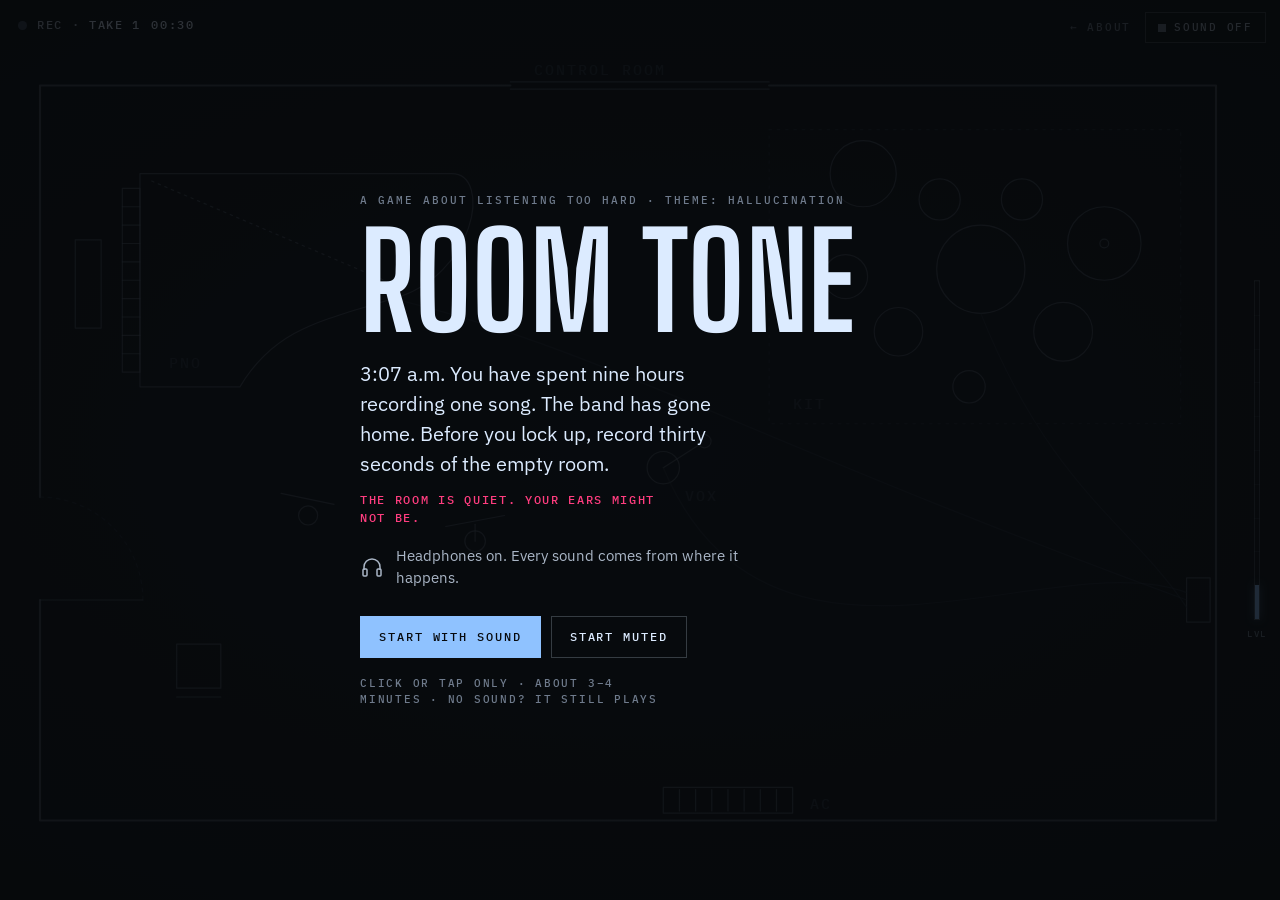
<file: play.html>
<!doctype html>
<html lang="en">
<head>
  <meta charset="utf-8">
  <meta name="viewport" content="width=device-width, initial-scale=1, viewport-fit=cover">
  <title>Room Tone — Play · Ran Chen</title>
  <meta name="description" content="Room Tone: a small web game about auditory hallucination. After nine hours on one song, record thirty seconds of an empty room — while your ears keep playing the song.">
  <meta property="og:title" content="Room Tone — a web game about listening too hard">
  <meta property="og:description" content="A small web game about hearing things that are not there. Headphones on.">
  <meta property="og:url" content="https://cheesebk.github.io/ai-design-portfolio/play.html">
  <meta property="og:type" content="website">
  <meta property="og:image" content="https://cheesebk.github.io/ai-design-portfolio/assets/game/room-tone-card.webp">
  <link rel="icon" href="assets/favicon.svg" type="image/svg+xml">
  <link rel="stylesheet" href="style.css">
  <link rel="stylesheet" href="play.css">
</head>
<body class="play">
  <main class="rt" id="rt">
    <canvas id="room" tabindex="0" aria-label="Top-down plan of a recording studio live room. Click or tap where you hear a sound. Keyboard: arrow keys move a cursor, Enter listens there."></canvas>

    <div class="hud-left">
      <div class="hud-rec" id="rec" aria-live="off">
        <i></i><span>REC · <b id="take">Take 1</b></span><output id="clock">00:30</output>
      </div>
      <div class="goal" id="goal" hidden>
        <span id="goal-l">Sources</span><b id="goal-v">0 / 4</b>
        <i><s id="goal-bar"></s></i>
      </div>
    </div>

    <div class="stage" id="stage" aria-live="polite"></div>

    <div class="inter" id="inter" aria-hidden="true">
      <span class="n" id="inter-n">01</span>
      <h2 id="inter-h">Calibrate</h2>
      <p id="inter-p"></p>
    </div>

    <div class="hud-top">
      <a href="final.html">About</a>
      <button class="snd" type="button" id="snd" aria-pressed="false"><i></i><span>Sound off</span></button>
    </div>

    <div class="meter" id="meter" aria-hidden="true"><b></b><span>LVL</span></div>

    <p class="line" id="line" aria-live="polite"></p>

    <!-- OPENING -->
    <section class="ov" id="title" aria-labelledby="t-h">
      <div class="card">
        <div class="kicker">A game about listening too hard · Theme: Hallucination</div>
        <h1 id="t-h">Room Tone</h1>
        <p class="lead">3:07 a.m. You have spent nine hours recording one song. The band has gone home. Before you lock up, record thirty seconds of the empty room.</p>
        <p class="sub2">The room is quiet. Your ears might not be.</p>
        <p class="phones">
          <svg viewBox="0 0 24 24" aria-hidden="true"><path d="M4 15v-3a8 8 0 0 1 16 0v3" fill="none" stroke="currentColor" stroke-width="1.5"/><rect x="3" y="14" width="4" height="7" rx="1" fill="none" stroke="currentColor" stroke-width="1.5"/><rect x="17" y="14" width="4" height="7" rx="1" fill="none" stroke="currentColor" stroke-width="1.5"/></svg>
          <span>Headphones on. Every sound comes from where it happens.</span>
        </p>
        <div class="btns">
          <button class="btn pri" type="button" id="go-snd">Start with sound</button>
          <button class="btn" type="button" id="go-mute">Start muted</button>
        </div>
        <p class="small">Click or tap only · about 3–4 minutes · no sound? It still plays</p>
      </div>
    </section>

    <!-- SOUND CHECK -->
    <section class="ov check" id="check" hidden aria-labelledby="k-h">
      <div class="card">
        <div class="kicker">Before you record · talkback check</div>
        <h2 id="k-h">Sound check</h2>
        <p class="lead">You should hear one tone on the <b>left</b>, then one on the <b>right</b>. In this game, where a sound comes from is the whole point.</p>
        <div class="lr" aria-hidden="true"><span id="k-l">L</span><i></i><span id="k-r">R</span></div>
        <p class="note" id="k-note">Swapped? Turn your headphones around. Set a comfortable volume now — the room will get busier later.</p>
        <div class="btns">
          <button class="btn pri" type="button" id="k-go">Sounds right — start</button>
          <button class="btn" type="button" id="k-again">Play again</button>
        </div>
      </div>
    </section>

    <!-- ENDING -->
    <section class="ov credits" id="credits" hidden aria-labelledby="c-h">
      <div class="card">
        <div class="kicker" id="c-take">Take 1 · clean</div>
        <h2 id="c-h">Clean take.</h2>
        <p class="lead">Silence is what a room sounds like when someone is listening.</p>
        <dl class="stats" id="stats">
          <div><dt>Phantoms you created</dt><dd id="s-ph">0</dd></div>
          <div><dt>Takes ruined</dt><dd id="s-take">0</dd></div>
          <div><dt>Time in the room</dt><dd id="s-time">0:00</dd></div>
        </dl>
        <div class="reveal">
          <p><b>What happened.</b> Nobody was singing. After nine hours on one song, your ears kept playing it — a voice at the mic, a chord at the piano, a kit with no drummer. Every time you clicked to find it, you listened harder, and the song got louder. You were the one composing it.</p>
          <p><b>Why.</b> Engineers know this: listen to silence long enough and the ear fills it with what it expects. The phantoms were never on the recording. The only way to a clean take was to stop reaching for them.</p>
        </div>
        <dl class="cr">
          <div><dt>Design, sound, code</dt><dd>Ran Chen</dd></div>
          <div><dt>Course</dt><dd>DSC 494 · AI for Interdisciplinary Design</dd></div>
          <div><dt>Instructor</dt><dd>Weidi Zhang</dd></div>
          <div><dt>Build</dt><dd>Week 3 · final</dd></div>
        </dl>
        <div class="btns">
          <button class="btn pri" type="button" id="again">Play again</button>
          <a class="btn" href="final.html">Process note</a>
          <a class="btn" href="index.html">Portfolio</a>
        </div>
      </div>
    </section>

    <noscript><p class="line" style="opacity:1">Room Tone needs JavaScript to run.</p></noscript>
  </main>

  <script src="play.js"></script>
</body>
</html>
</file>
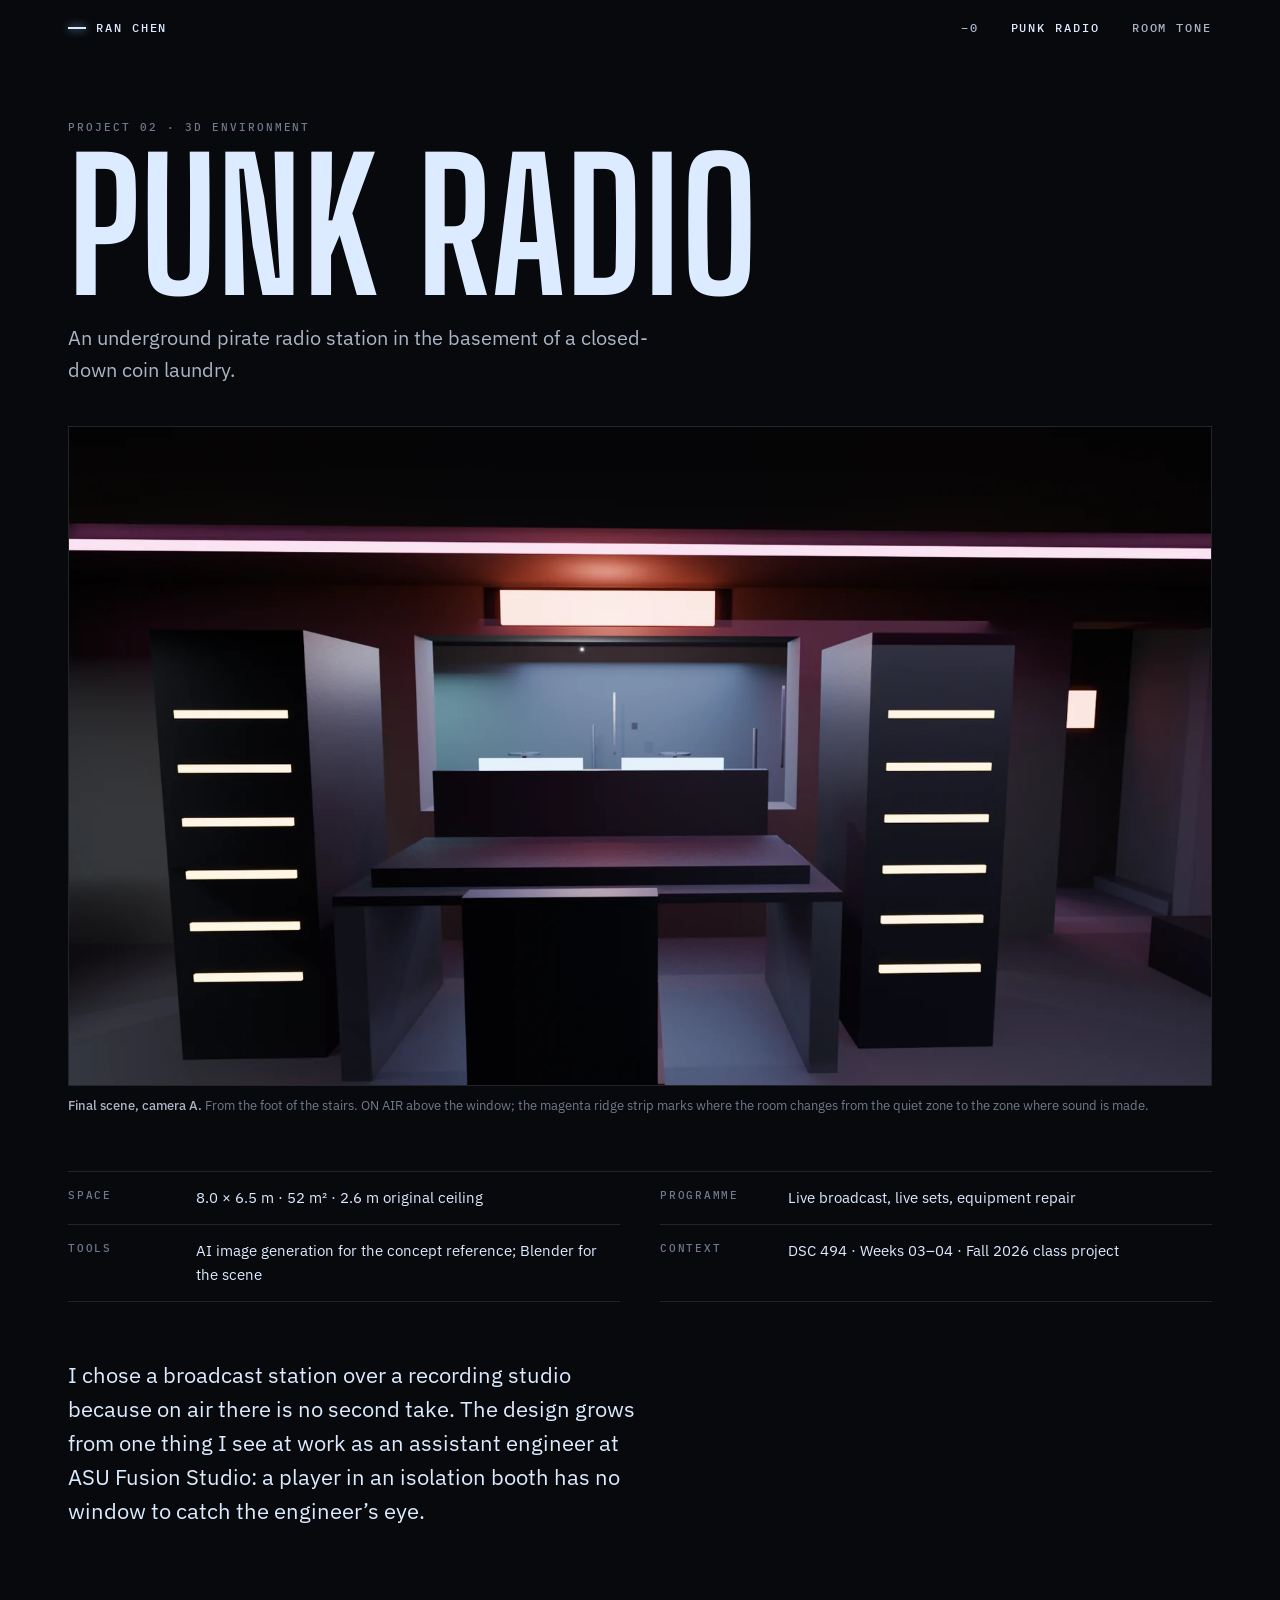
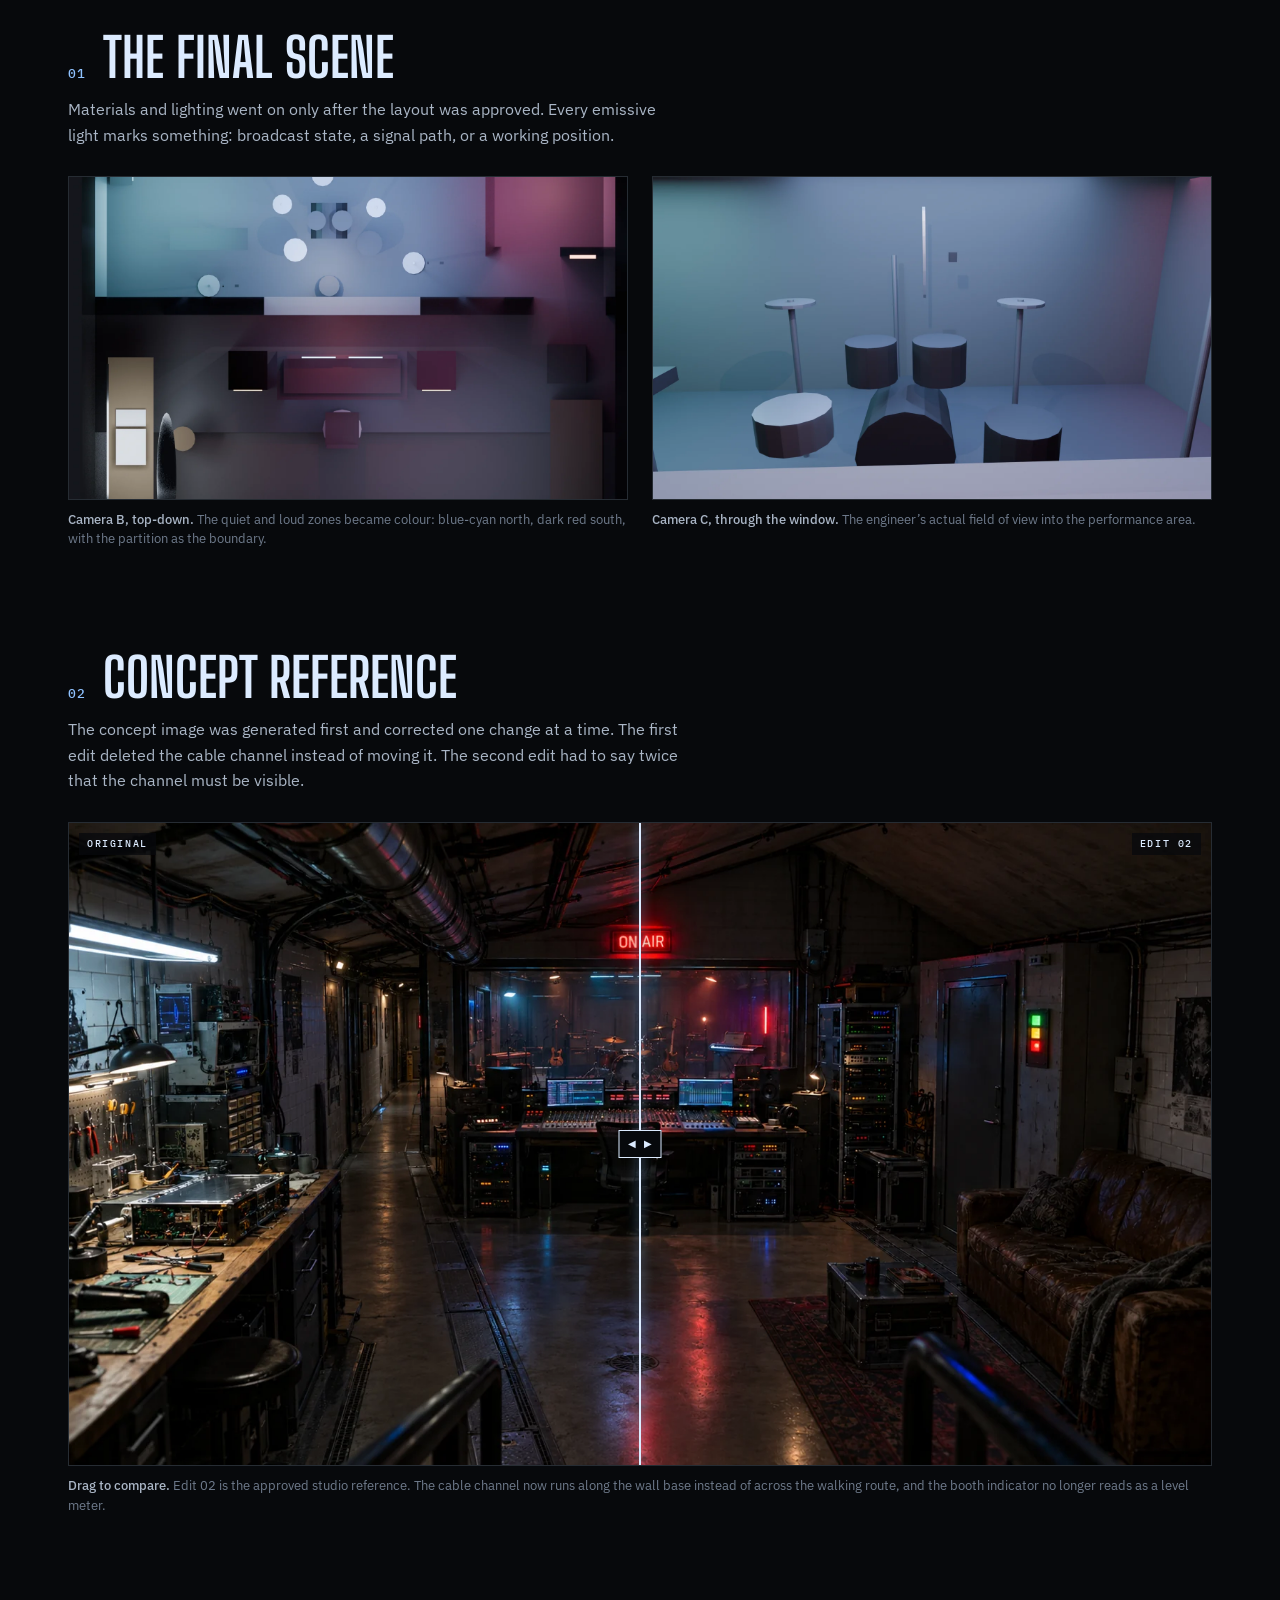
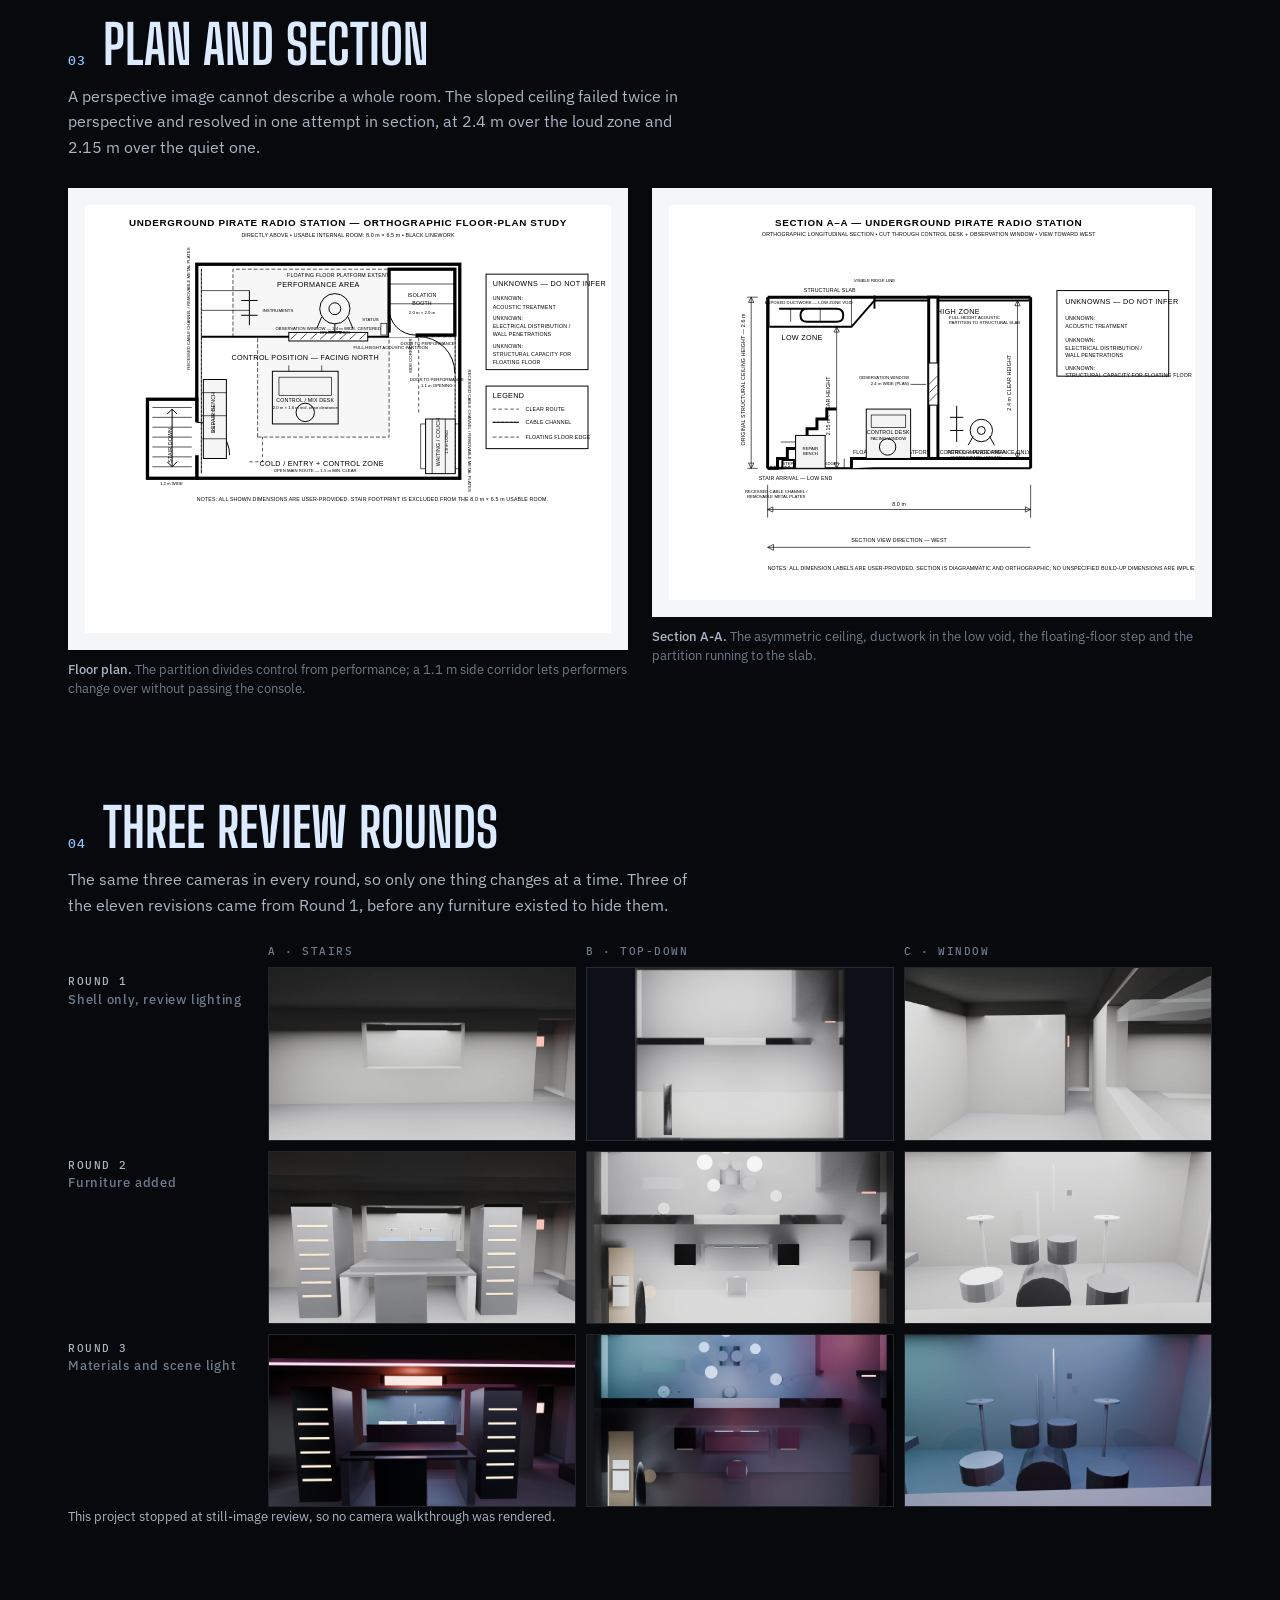
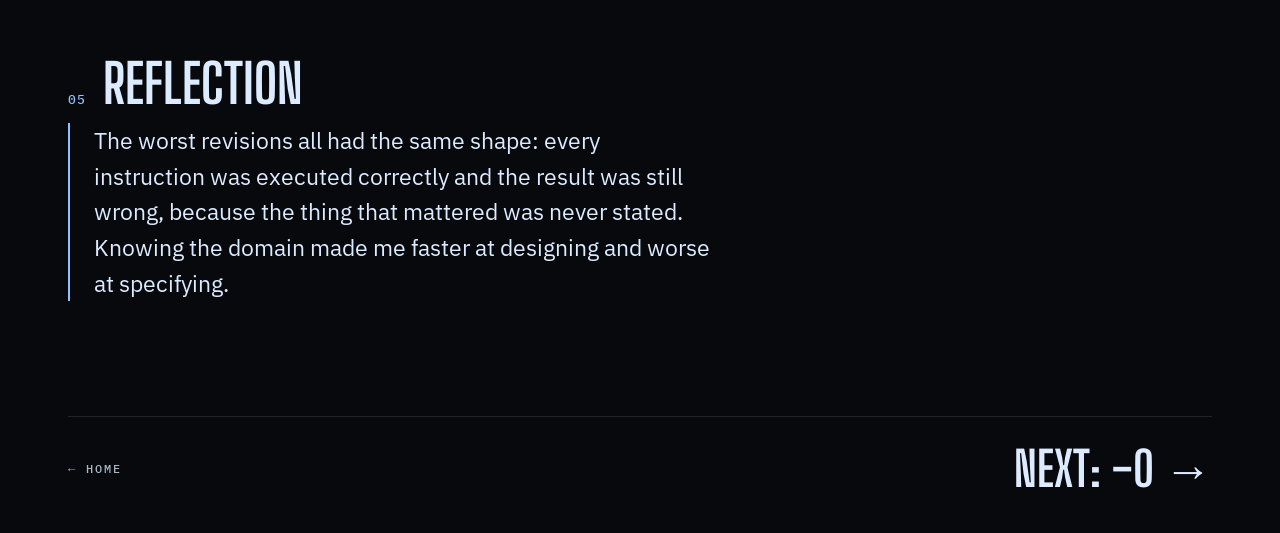
<file: studio.html>
<!doctype html>
<html lang="en">
<head>
  <meta charset="utf-8">
  <meta name="viewport" content="width=device-width, initial-scale=1">
  <title>Punk Radio — 3D Environment · Ran Chen</title>
  <meta name="description" content="PUNK RADIO: an underground pirate radio station in the basement of a closed-down coin laundry, designed from an AI concept reference and built in Blender.">
  <meta property="og:title" content="Punk Radio — 3D Environment · Ran Chen">
  <meta property="og:description" content="PUNK RADIO: an underground pirate radio station in the basement of a closed-down coin laundry, designed from an AI concept reference and built in Blender.">
  <meta property="og:image" content="https://cheesebk.github.io/ai-design-portfolio/assets/studio/final-a.webp">
  <meta property="og:url" content="https://cheesebk.github.io/ai-design-portfolio/studio.html">
  <meta property="og:type" content="website">
  <link rel="icon" href="assets/favicon.svg" type="image/svg+xml">
  <link rel="stylesheet" href="style.css">
</head>
<body>
  <header class="wrap nav">
    <a class="home" href="index.html">Ran Chen</a>
    <ul>
      <li><a href="cover.html">−0</a></li>
      <li><a href="studio.html" aria-current="page">Punk Radio</a></li>
      <li><a href="final.html">Room Tone</a></li>
    </ul>
  </header>

  <main class="wrap">
    <section class="p-head">
      <div class="kicker">Project 02 · 3D environment</div>
      <h1>Punk Radio</h1>
      <p class="sub">An underground pirate radio station in the basement of a closed-down coin laundry.</p>
    </section>

    <figure class="hero-wide">
      <img src="assets/studio/final-a.webp" alt="Final Blender render from the foot of the stairs: the console between two equipment racks with light strips, the observation window under an ON AIR light, a magenta strip along the ceiling ridge." width="1600" height="922">
      <figcaption><b>Final scene, camera A.</b> From the foot of the stairs. ON AIR above the window; the magenta ridge strip marks where the room changes from the quiet zone to the zone where sound is made.</figcaption>
    </figure>

    <dl class="facts">
      <div><dt>Space</dt><dd>8.0 × 6.5 m · 52 m² · 2.6 m original ceiling</dd></div>
      <div><dt>Programme</dt><dd>Live broadcast, live sets, equipment repair</dd></div>
      <div><dt>Tools</dt><dd>AI image generation for the concept reference; Blender for the scene</dd></div>
      <div><dt>Context</dt><dd>DSC 494 · Weeks 03–04 · Fall 2026 class project</dd></div>
    </dl>

    <p class="lede">I chose a broadcast station over a recording studio because on air there is no second take. The design grows from one thing I see at work as an assistant engineer at ASU Fusion Studio: a player in an isolation booth has no window to catch the engineer’s eye.</p>

    <section class="sec">
      <div class="sec-h"><span class="n">01</span><h2>The final scene</h2></div>
      <p>Materials and lighting went on only after the layout was approved. Every emissive light marks something: broadcast state, a signal path, or a working position.</p>
      <div class="grid g2">
        <figure><img src="assets/studio/final-b.webp" alt="Top-down render: the performance area lit blue-cyan above the partition, the control zone lit dark red below." width="1600" height="922" loading="lazy"><figcaption><b>Camera B, top-down.</b> The quiet and loud zones became colour: blue-cyan north, dark red south, with the partition as the boundary.</figcaption></figure>
        <figure><img src="assets/studio/final-c.webp" alt="Render through the observation window toward the drum kit in blue light." width="1600" height="922" loading="lazy"><figcaption><b>Camera C, through the window.</b> The engineer’s actual field of view into the performance area.</figcaption></figure>
      </div>
    </section>

    <section class="sec">
      <div class="sec-h"><span class="n">02</span><h2>Concept reference</h2></div>
      <p>The concept image was generated first and corrected one change at a time. The first edit deleted the cable channel instead of moving it. The second edit had to say twice that the channel must be visible.</p>
      <div class="compare">
        <img src="assets/studio/reference-00.webp" alt="First generated concept image of the radio station." width="1600" height="900">
        <div class="after"><img src="assets/studio/reference-02.webp" alt="Approved concept image after two edits, with the cable channel along the wall base." width="1600" height="900"></div>
        <div class="bar"></div>
        <span class="l b">Original</span><span class="l a">Edit 02</span>
        <input type="range" min="0" max="100" value="50" aria-label="Drag to compare the original concept image with the approved edit">
      </div>
      <figcaption><b>Drag to compare.</b> Edit 02 is the approved studio reference. The cable channel now runs along the wall base instead of across the walking route, and the booth indicator no longer reads as a level meter.</figcaption>
    </section>

    <section class="sec">
      <div class="sec-h"><span class="n">03</span><h2>Plan and section</h2></div>
      <p>A perspective image cannot describe a whole room. The sloped ceiling failed twice in perspective and resolved in one attempt in section, at 2.4 m over the loud zone and 2.15 m over the quiet one.</p>
      <div class="grid g2">
        <figure><div class="plate"><img src="assets/studio/floor-plan.svg" alt="Orthographic floor plan of the 8.0 by 6.5 m room with partition, window, booth, cable channels and side corridor." width="1600" height="1300" loading="lazy"></div><figcaption><b>Floor plan.</b> The partition divides control from performance; a 1.1 m side corridor lets performers change over without passing the console.</figcaption></figure>
        <figure><div class="plate"><img src="assets/studio/section-a-a.svg" alt="Section A-A showing the asymmetric sloped ceiling, ductwork, floating floor step and partition." width="1600" height="1200" loading="lazy"></div><figcaption><b>Section A-A.</b> The asymmetric ceiling, ductwork in the low void, the floating-floor step and the partition running to the slab.</figcaption></figure>
      </div>
    </section>

    <section class="sec">
      <div class="sec-h"><span class="n">04</span><h2>Three review rounds</h2></div>
      <p>The same three cameras in every round, so only one thing changes at a time. Three of the eleven revisions came from Round 1, before any furniture existed to hide them.</p>
      <div class="review">
        <div class="colhead"><div></div><div class="cells"><div>A · Stairs</div><div>B · Top-down</div><div>C · Window</div></div></div>
        <div class="row">
          <div class="rlabel">Round 1<span>Shell only, review lighting</span></div>
          <div class="cells">
            <img src="assets/studio/round1-a.webp" alt="Round 1, camera A: empty shell with window opening." loading="lazy">
            <img class="fit-contain" src="assets/studio/round1-b.webp" alt="Round 1, camera B: top-down shell with partition." loading="lazy">
            <img src="assets/studio/round1-c.webp" alt="Round 1, camera C: view through the window opening, empty." loading="lazy">
          </div>
        </div>
        <div class="row">
          <div class="rlabel">Round 2<span>Furniture added</span></div>
          <div class="cells">
            <img src="assets/studio/round2-a.webp" alt="Round 2, camera A: console and racks added, grey review lighting." loading="lazy">
            <img src="assets/studio/round2-b.webp" alt="Round 2, camera B: top-down with furniture." loading="lazy">
            <img src="assets/studio/round2-c.webp" alt="Round 2, camera C: drum kit seen through the window." loading="lazy">
          </div>
        </div>
        <div class="row">
          <div class="rlabel">Round 3<span>Materials and scene light</span></div>
          <div class="cells">
            <img src="assets/studio/final-a.webp" alt="Round 3, camera A: final lighting." loading="lazy">
            <img src="assets/studio/final-b.webp" alt="Round 3, camera B: final lighting top-down." loading="lazy">
            <img src="assets/studio/final-c.webp" alt="Round 3, camera C: final lighting through the window." loading="lazy">
          </div>
        </div>
      </div>
      <p class="note">This project stopped at still-image review, so no camera walkthrough was rendered.</p>
    </section>

    <section class="sec">
      <div class="sec-h"><span class="n">05</span><h2>Reflection</h2></div>
      <blockquote class="reflect">The worst revisions all had the same shape: every instruction was executed correctly and the result was still wrong, because the thing that mattered was never stated. Knowing the domain made me faster at designing and worse at specifying.</blockquote>
    </section>

    <nav class="next" aria-label="Project navigation">
      <a class="back" href="index.html">← Home</a>
      <a class="big" href="cover.html">Next: −0 →</a>
    </nav>
  </main>

  <script src="site.js"></script>
</body>
</html>
</file>
<file: style.css>
/* Ran Chen — AI for Interdisciplinary Design Portfolio */
@font-face { font-family: "Big Shoulders Display"; src: url("assets/fonts/big-shoulders-display-latin-500-normal.woff2") format("woff2"); font-weight: 500; font-style: normal; font-display: swap; }
@font-face { font-family: "Big Shoulders Display"; src: url("assets/fonts/big-shoulders-display-latin-700-normal.woff2") format("woff2"); font-weight: 700; font-style: normal; font-display: swap; }
@font-face { font-family: "IBM Plex Sans"; src: url("assets/fonts/ibm-plex-sans-latin-400-normal.woff2") format("woff2"); font-weight: 400; font-style: normal; font-display: swap; }
@font-face { font-family: "IBM Plex Sans"; src: url("assets/fonts/ibm-plex-sans-latin-500-normal.woff2") format("woff2"); font-weight: 500; font-style: normal; font-display: swap; }
@font-face { font-family: "IBM Plex Mono"; src: url("assets/fonts/ibm-plex-mono-latin-400-normal.woff2") format("woff2"); font-weight: 400; font-style: normal; font-display: swap; }
@font-face { font-family: "IBM Plex Mono"; src: url("assets/fonts/ibm-plex-mono-latin-500-normal.woff2") format("woff2"); font-weight: 500; font-style: normal; font-display: swap; }

:root {
  --bg: #07090c;
  --bg-2: #0d1117;
  --ink: #dcebff;
  --ink-2: #aab6c6;
  --muted: #6f7b8c;
  --line: rgba(220, 235, 255, 0.12);
  --line-2: rgba(220, 235, 255, 0.22);
  --accent: #8fc2ff;
  --hot: #ff3d7f;
  --pad: clamp(16px, 4vw, 48px);
  --max: 1240px;
  --display: "Big Shoulders Display", "Arial Narrow", sans-serif;
  --sans: "IBM Plex Sans", system-ui, -apple-system, sans-serif;
  --mono: "IBM Plex Mono", ui-monospace, Menlo, monospace;
}

* { box-sizing: border-box; }
html { -webkit-text-size-adjust: 100%; }
body {
  margin: 0;
  background: var(--bg);
  color: var(--ink);
  font: 400 16px/1.6 var(--sans);
  overflow-x: hidden;
}
img, svg, video { display: block; max-width: 100%; height: auto; }
a { color: inherit; }
::selection { background: var(--accent); color: var(--bg); }

.wrap { width: 100%; max-width: var(--max); margin: 0 auto; padding: 0 var(--pad); }

/* ---------- nav ---------- */
.nav {
  display: flex; align-items: center; justify-content: space-between; gap: 16px;
  padding-top: 22px; padding-bottom: 22px;
  font: 500 12px/1 var(--mono); letter-spacing: 0.16em; text-transform: uppercase;
}
.nav a { text-decoration: none; color: var(--ink-2); transition: color .2s; }
.nav a:hover, .nav a[aria-current="page"] { color: var(--ink); }
.nav .home { color: var(--ink); display: inline-flex; align-items: center; gap: 10px; }
.nav .home::before { content: ""; width: 18px; height: 2px; background: var(--ink); box-shadow: 0 0 8px var(--accent); }
.nav ul { list-style: none; display: flex; gap: clamp(14px, 3vw, 32px); margin: 0; padding: 0; }

/* ---------- labels ---------- */
.kicker, .label {
  font: 500 11px/1.4 var(--mono); letter-spacing: 0.18em; text-transform: uppercase; color: var(--muted);
}

/* ---------- homepage ---------- */
.intro { padding-top: clamp(28px, 6vw, 72px); padding-bottom: clamp(20px, 3vw, 32px); }
.intro h1 {
  font: 700 clamp(44px, 7.2vw, 104px)/0.92 var(--display);
  letter-spacing: 0.005em; text-transform: uppercase; margin: 0; max-width: 20ch;
}
.intro h1 .minus { color: var(--ink); text-shadow: 0 0 18px rgba(143, 194, 255, .55); }
.intro .name {
  margin: 22px 0 0; font: 500 14px/1 var(--mono); letter-spacing: 0.32em; text-transform: uppercase; color: var(--ink-2);
}

.field {
  position: relative;
  height: clamp(340px, 56vh, 600px);
  border: 1px solid var(--line);
  background: radial-gradient(120% 90% at 50% 50%, #0e141c 0%, var(--bg) 70%);
  overflow: hidden;
  cursor: crosshair;
  touch-action: manipulation;
  -webkit-tap-highlight-color: transparent;
  user-select: none; -webkit-user-select: none;
}
.field canvas { position: absolute; inset: 0; width: 100%; height: 100%; outline: none; }
.field canvas:focus-visible { box-shadow: inset 0 0 0 2px var(--accent); }
.field .hint {
  position: absolute; left: 18px; top: 16px; margin: 0; pointer-events: none;
  font: 500 12px/1.4 var(--mono); letter-spacing: 0.14em; text-transform: uppercase; color: var(--ink);
  transition: opacity .6s;
}
.field .hint span { color: var(--muted); display: block; margin-top: 4px; letter-spacing: 0.1em; }
.field.used .hint span { opacity: 0; }
.field .count {
  position: absolute; right: 18px; top: 16px; pointer-events: none;
  font: 500 12px/1.4 var(--mono); letter-spacing: 0.14em; color: var(--muted);
}
.sound {
  position: absolute; right: 12px; bottom: 12px;
  appearance: none; border: 1px solid var(--line-2); background: rgba(7, 9, 12, .7); color: var(--ink-2);
  font: 500 11px/1 var(--mono); letter-spacing: 0.16em; text-transform: uppercase;
  padding: 9px 12px; cursor: pointer; display: inline-flex; align-items: center; gap: 8px;
}
.sound:hover { color: var(--ink); border-color: var(--ink-2); }
.sound i { width: 8px; height: 8px; background: var(--hot); box-shadow: 0 0 8px var(--hot); }
.sound[aria-pressed="false"] i { background: var(--muted); box-shadow: none; }

.projects {
  display: grid; grid-template-columns: 1fr; gap: clamp(28px, 4vw, 40px);
  padding-top: clamp(40px, 6vw, 72px); padding-bottom: clamp(48px, 8vw, 96px);
}
@media (min-width: 760px) { .projects { grid-template-columns: 1fr 1fr; } }
.card { text-decoration: none; display: block; }
.card .thumb { position: relative; overflow: hidden; border: 1px solid var(--line); background: var(--bg-2); aspect-ratio: 4 / 3; }
.card .thumb img { width: 100%; height: 100%; object-fit: cover; transition: transform .6s cubic-bezier(.2,.7,.2,1); }
.card .thumb.square img { object-fit: contain; background: #090b0e; }
.card:hover .thumb img { transform: scale(1.03); }
.card .meta { display: flex; justify-content: space-between; align-items: baseline; gap: 12px; margin-top: 16px; }
.card h2 { font: 700 clamp(34px, 4.4vw, 52px)/0.95 var(--display); text-transform: uppercase; margin: 0; }
.card p { margin: 8px 0 0; color: var(--ink-2); max-width: 46ch; }
.card .arrow { font: 500 12px/1 var(--mono); letter-spacing: .16em; text-transform: uppercase; color: var(--muted); white-space: nowrap; transition: color .2s; }
.card:hover .arrow { color: var(--ink); }

footer.site {
  border-top: 1px solid var(--line);
  padding-top: 24px; padding-bottom: 40px;
  display: flex; flex-wrap: wrap; justify-content: space-between; gap: 12px;
  font: 500 11px/1.6 var(--mono); letter-spacing: 0.14em; text-transform: uppercase; color: var(--muted);
}
footer.site a { color: var(--ink-2); text-decoration: none; }
footer.site a:hover { color: var(--ink); }

/* ---------- project pages ---------- */
.p-head { padding-top: clamp(28px, 5vw, 64px); padding-bottom: clamp(24px, 4vw, 40px); }
.p-head h1 {
  font: 700 clamp(64px, 14vw, 180px)/0.86 var(--display); text-transform: uppercase; margin: 14px 0 0; letter-spacing: 0.005em;
}
.p-head .sub { margin: 18px 0 0; font-size: clamp(17px, 1.6vw, 20px); color: var(--ink-2); max-width: 52ch; }

.hero-square { max-width: 760px; margin: 0 auto; }
.hero-square img { width: 100%; aspect-ratio: 1; border: 1px solid var(--line); }
.hero-wide img { width: 100%; border: 1px solid var(--line); }
figcaption { margin-top: 10px; font: 400 13px/1.5 var(--sans); color: var(--muted); }
figcaption b { color: var(--ink-2); font-weight: 500; }
figure { margin: 0; }

.facts {
  display: grid; grid-template-columns: 1fr; gap: 0; margin: clamp(32px, 5vw, 56px) 0 0;
  border-top: 1px solid var(--line);
}
@media (min-width: 700px) { .facts { grid-template-columns: repeat(2, 1fr); column-gap: 40px; } }
.facts div { padding: 14px 0; border-bottom: 1px solid var(--line); display: grid; grid-template-columns: 112px 1fr; gap: 16px; }
.facts dt { font: 500 11px/1.7 var(--mono); letter-spacing: 0.16em; text-transform: uppercase; color: var(--muted); }
.facts dd { margin: 0; color: var(--ink); font-size: 15px; }

.lede { font-size: clamp(18px, 1.8vw, 22px); line-height: 1.55; max-width: 44ch; margin: clamp(32px, 5vw, 56px) 0 0; color: var(--ink); }

.sec { padding-top: clamp(56px, 8vw, 104px); }
.sec-h { display: flex; align-items: baseline; gap: 16px; margin: 0 0 12px; }
.sec-h .n { font: 500 13px/1 var(--mono); color: var(--accent); letter-spacing: .1em; }
.sec-h h2 { font: 700 clamp(32px, 4.4vw, 54px)/1 var(--display); text-transform: uppercase; margin: 0; }
.sec > p { max-width: 62ch; color: var(--ink-2); margin: 0 0 28px; }

.grid { display: grid; gap: clamp(16px, 2vw, 24px); grid-template-columns: 1fr; }
@media (min-width: 640px) { .grid.g3 { grid-template-columns: repeat(3, 1fr); } .grid.g2 { grid-template-columns: repeat(2, 1fr); } }
.grid img { width: 100%; border: 1px solid var(--line); background: var(--bg-2); }
.tag { display: inline-block; font: 500 10px/1 var(--mono); letter-spacing: .16em; text-transform: uppercase; padding: 4px 6px; border: 1px solid var(--line-2); color: var(--ink-2); margin-bottom: 6px; }
.tag.kept { border-color: var(--accent); color: var(--accent); }

.plate { background: #f4f6f8; border: 1px solid var(--line); padding: clamp(8px, 1.4vw, 16px); }
.plate img { border: 0; background: transparent; }

@media (max-width: 600px) { .field { height: min(54vh, 440px); } }

/* review table */
.review { display: grid; gap: 10px; }
.review .row { display: grid; grid-template-columns: 1fr; gap: 10px; }
.review .rlabel { font: 500 11px/1.5 var(--mono); letter-spacing: .14em; text-transform: uppercase; color: var(--ink-2); padding-top: 6px; }
.review .rlabel span { display: block; color: var(--muted); letter-spacing: .06em; text-transform: none; font-family: var(--sans); font-size: 13px; }
.review .cells { display: grid; grid-template-columns: repeat(3, 1fr); gap: 10px; }
.review img { width: 100%; aspect-ratio: 16 / 9; object-fit: cover; border: 1px solid var(--line); }
.review img.fit-contain { object-fit: contain; background: var(--bg-2); }
@media (min-width: 900px) { .review .row { grid-template-columns: 180px 1fr; gap: 20px; } }
.review .colhead { display: none; }
@media (min-width: 900px) {
  .review .colhead { display: grid; grid-template-columns: 180px 1fr; gap: 20px; }
  .review .colhead .cells div { font: 500 11px/1 var(--mono); letter-spacing: .14em; text-transform: uppercase; color: var(--muted); }
}

/* compare slider */
.compare { position: relative; overflow: hidden; border: 1px solid var(--line); background: var(--bg-2); touch-action: pan-y; user-select: none; -webkit-user-select: none; }
.compare img { width: 100%; height: auto; pointer-events: none; border: 0; }
.compare .after { position: absolute; inset: 0; clip-path: inset(0 0 0 var(--pos, 50%)); }
.compare .after img { width: 100%; height: 100%; object-fit: cover; }
.compare .bar { position: absolute; top: 0; bottom: 0; left: var(--pos, 50%); width: 2px; margin-left: -1px; background: var(--ink); box-shadow: 0 0 12px var(--accent); pointer-events: none; }
.compare .bar::after { content: "◀ ▶"; position: absolute; top: 50%; left: 50%; transform: translate(-50%, -50%); background: var(--bg); border: 1px solid var(--ink); color: var(--ink); font: 500 10px/1 var(--mono); padding: 8px 8px; white-space: nowrap; letter-spacing: .1em; }
.compare input { position: absolute; inset: 0; width: 100%; height: 100%; opacity: 0; cursor: ew-resize; margin: 0; }
.compare .l { position: absolute; top: 10px; font: 500 10px/1 var(--mono); letter-spacing: .16em; text-transform: uppercase; background: rgba(7,9,12,.75); padding: 6px 8px; pointer-events: none; }
.compare .l.b { left: 10px; } .compare .l.a { right: 10px; }
.compare-wrap { max-width: 760px; }

blockquote.reflect {
  margin: 0; padding: 0 0 0 clamp(16px, 2vw, 24px); border-left: 2px solid var(--accent);
  font-size: clamp(18px, 1.9vw, 23px); line-height: 1.55; max-width: 46ch; color: var(--ink);
}

.next {
  display: flex; justify-content: space-between; align-items: center; gap: 16px; flex-wrap: wrap;
  margin-top: clamp(64px, 9vw, 120px); padding: 28px 0 40px; border-top: 1px solid var(--line);
}
.next a { text-decoration: none; }
.next .big { font: 700 clamp(30px, 4vw, 48px)/1 var(--display); text-transform: uppercase; }
.next .big:hover { color: var(--accent); }
.next .back { font: 500 12px/1 var(--mono); letter-spacing: .16em; text-transform: uppercase; color: var(--ink-2); }
.next .back:hover { color: var(--ink); }

.note { font: 400 13px/1.5 var(--sans); color: var(--muted); margin-top: 14px; max-width: 62ch; }

@media (prefers-reduced-motion: reduce) {
  * { transition: none !important; animation: none !important; }
}
</file>
<file: game.css>
/* Hallucination — game proposal page (extends style.css) */
:root { --phantom: #ff3d7f; --real: #8fc2ff; }

.g-hero { position: relative; height: clamp(380px, 62vh, 640px); border: 1px solid var(--line); overflow: hidden; background: radial-gradient(120% 90% at 50% 45%, #0e141c 0%, var(--bg) 72%); cursor: crosshair; touch-action: manipulation; user-select: none; -webkit-user-select: none; }
.g-hero canvas { position: absolute; inset: 0; width: 100%; height: 100%; outline: none; }
.g-hero canvas:focus-visible { box-shadow: inset 0 0 0 2px var(--accent); }
.g-hero .rec { position: absolute; left: 18px; top: 16px; font: 500 12px/1.5 var(--mono); letter-spacing: .14em; text-transform: uppercase; pointer-events: none; }
.g-hero .rec i { display: inline-block; width: 8px; height: 8px; margin-right: 8px; background: var(--phantom); box-shadow: 0 0 10px var(--phantom); animation: blink 1.6s steps(2) infinite; vertical-align: 1px; }
.g-hero .rec span { display: block; color: var(--muted); letter-spacing: .1em; margin-top: 4px; }
.g-hero .legend { position: absolute; left: 18px; bottom: 16px; font: 500 11px/1.8 var(--mono); letter-spacing: .12em; text-transform: uppercase; color: var(--ink-2); pointer-events: none; }
.g-hero .legend b { display: inline-block; width: 10px; height: 10px; border-radius: 50%; border: 1.5px solid var(--real); margin-right: 8px; vertical-align: -1px; }
.g-hero .legend b.p { border-color: var(--phantom); border-style: dashed; }
@keyframes blink { 50% { opacity: .15; } }

.badge-row { display: flex; flex-wrap: wrap; gap: 8px; margin-top: 18px; }

.toc { display: grid; grid-template-columns: repeat(auto-fit, minmax(150px, 1fr)); gap: 0; margin-top: clamp(32px, 5vw, 56px); border-top: 1px solid var(--line); }
.toc a { text-decoration: none; padding: 14px 12px 14px 0; border-bottom: 1px solid var(--line); font: 500 11px/1.5 var(--mono); letter-spacing: .14em; text-transform: uppercase; color: var(--ink-2); }
.toc a span { color: var(--accent); margin-right: 8px; }
.toc a:hover { color: var(--ink); }

.sec h3 { font: 700 clamp(22px, 2.4vw, 28px)/1.1 var(--display); text-transform: uppercase; margin: 40px 0 12px; letter-spacing: .01em; }
.sec .body { max-width: 66ch; color: var(--ink-2); }
.sec .body p { margin: 0 0 16px; }
.sec .body strong { color: var(--ink); font-weight: 500; }

.moments { display: grid; gap: 16px; grid-template-columns: 1fr; counter-reset: m; }
@media (min-width: 760px) { .moments { grid-template-columns: repeat(3, 1fr); } }
.moment { border: 1px solid var(--line); padding: 18px; background: var(--bg-2); }
.moment .label { display: block; margin-bottom: 10px; color: var(--accent); }
.moment p { margin: 0 0 10px; color: var(--ink-2); font-size: 15px; }
.moment p b { color: var(--ink); font-weight: 500; }

table.ev { width: 100%; border-collapse: collapse; font-size: 15px; }
table.ev th { text-align: left; font: 500 11px/1.4 var(--mono); letter-spacing: .14em; text-transform: uppercase; color: var(--muted); padding: 0 12px 10px 0; border-bottom: 1px solid var(--line-2); }
table.ev td { padding: 12px 12px 12px 0; border-bottom: 1px solid var(--line); vertical-align: top; color: var(--ink-2); }
table.ev td:first-child { font: 500 12px/1.6 var(--mono); color: var(--accent); width: 42px; }
.tablewrap { overflow-x: auto; }

.evidence { display: grid; gap: 16px; grid-template-columns: 1fr; }
@media (min-width: 760px) { .evidence { grid-template-columns: repeat(3, 1fr); } }
.evidence > div { border-top: 2px solid var(--line-2); padding-top: 12px; }
.evidence > div.c { border-color: var(--ink-2); }
.evidence > div.o { border-color: var(--real); }
.evidence > div.i { border-color: var(--phantom); }
.evidence p { margin: 8px 0 0; color: var(--ink-2); font-size: 15px; }

.sources { list-style: none; padding: 0; margin: 0; max-width: 72ch; }
.sources li { padding: 10px 0; border-bottom: 1px solid var(--line); font-size: 15px; color: var(--ink-2); }
.sources a { color: var(--ink); text-decoration-color: var(--line-2); text-underline-offset: 3px; }
.sources a:hover { color: var(--accent); }
.sources .label { margin-right: 10px; }

.chat { display: grid; gap: 14px; max-width: 760px; }
.msg { border: 1px solid var(--line); padding: 16px 18px; background: var(--bg-2); }
.msg .label { display: block; margin-bottom: 8px; }
.msg.me { border-left: 2px solid var(--real); }
.msg.ai { border-left: 2px solid var(--muted); }
.msg p { margin: 0 0 8px; color: var(--ink-2); font-size: 15px; }
.msg p:last-child { margin-bottom: 0; }

.gaps { display: grid; gap: 16px; grid-template-columns: 1fr; }
@media (min-width: 760px) { .gaps { grid-template-columns: 1fr 1fr; } }
.gap { border: 1px solid var(--line); padding: 18px; }
.gap h4 { font: 700 22px/1.1 var(--display); text-transform: uppercase; margin: 0 0 10px; }
.gap p { margin: 0 0 8px; color: var(--ink-2); font-size: 15px; }
.gap .label { display: block; margin-bottom: 8px; color: var(--phantom); }

.decision { border: 1px solid var(--accent); padding: clamp(18px, 2.4vw, 28px); margin-top: 28px; max-width: 760px; }
.decision .label { color: var(--accent); display: block; margin-bottom: 10px; }
.decision p { margin: 0; font-size: clamp(17px, 1.6vw, 20px); line-height: 1.55; }

.pillars { display: grid; gap: 0; grid-template-columns: 1fr; border-top: 1px solid var(--line); }
@media (min-width: 760px) { .pillars { grid-template-columns: repeat(2, 1fr); column-gap: 40px; } }
.pillars div { padding: 18px 0; border-bottom: 1px solid var(--line); }
.pillars dt { font: 500 11px/1.6 var(--mono); letter-spacing: .16em; text-transform: uppercase; color: var(--muted); margin-bottom: 6px; }
.pillars dd { margin: 0; color: var(--ink); }

.diagram { border: 1px solid var(--line); background: var(--bg-2); padding: clamp(12px, 2vw, 24px); overflow-x: auto; }
.diagram svg { min-width: 720px; width: 100%; height: auto; }

.board { display: grid; gap: 16px; grid-template-columns: 1fr; }
@media (min-width: 640px) { .board { grid-template-columns: repeat(2, 1fr); } }
@media (min-width: 1000px) { .board { grid-template-columns: repeat(5, 1fr); } }
.frame svg { width: 100%; height: auto; border: 1px solid var(--line); background: #090c11; }
.frame .label { display: block; margin: 12px 0 6px; color: var(--accent); }
.frame h4 { font: 700 22px/1 var(--display); text-transform: uppercase; margin: 0 0 8px; }
.frame dl { margin: 0; font-size: 13px; color: var(--ink-2); }
.frame dt { font: 500 10px/1.6 var(--mono); letter-spacing: .14em; text-transform: uppercase; color: var(--muted); margin-top: 6px; }
.frame dd { margin: 0; }

.refs { display: grid; gap: 16px; grid-template-columns: 1fr; }
@media (min-width: 760px) { .refs { grid-template-columns: repeat(2, 1fr); } }
.ref { border: 1px solid var(--line); padding: 18px; }
.ref .label { display: block; margin-bottom: 6px; }
.ref h4 { font: 700 24px/1 var(--display); text-transform: uppercase; margin: 0 0 4px; }
.ref .by { font-size: 13px; color: var(--muted); margin: 0 0 10px; }
.ref .by a { color: var(--ink-2); }
.ref p { margin: 0 0 8px; color: var(--ink-2); font-size: 15px; }
.ref p b { color: var(--ink); font-weight: 500; }

.swatches { display: flex; flex-wrap: wrap; gap: 12px; margin: 8px 0 24px; }
.sw { width: 132px; }
.sw i { display: block; height: 64px; border: 1px solid var(--line-2); }
.sw span { display: block; margin-top: 8px; font: 500 11px/1.5 var(--mono); letter-spacing: .1em; color: var(--ink-2); text-transform: uppercase; }
.sw span em { display: block; font-style: normal; color: var(--muted); text-transform: none; letter-spacing: 0; font-family: var(--sans); font-size: 12px; }

.plan { display: grid; gap: 16px; grid-template-columns: 1fr; }
@media (min-width: 760px) { .plan { grid-template-columns: 1fr 1fr; } }
.week { border: 1px solid var(--line); padding: clamp(18px, 2.4vw, 28px); }
.week h4 { font: 700 30px/1 var(--display); text-transform: uppercase; margin: 6px 0 14px; }
.week ol { margin: 0; padding-left: 20px; color: var(--ink-2); }
.week li { margin-bottom: 8px; font-size: 15px; }
.week li b { color: var(--ink); font-weight: 500; }
.week .done { margin-top: 14px; padding-top: 12px; border-top: 1px solid var(--line); font-size: 14px; color: var(--ink); }

.todo { outline: 1px dashed var(--phantom); outline-offset: 4px; }

/* link to the playable draft */
.play-cta { display: inline-flex; flex-direction: column; gap: 6px; margin-top: 22px; padding: 14px 20px; border: 1px solid var(--real); text-decoration: none; transition: background .2s, color .2s; }
.play-cta span { font: 500 11px/1.3 var(--mono); letter-spacing: .16em; text-transform: uppercase; color: var(--muted); }
.play-cta b { font: 700 28px/1 var(--display); letter-spacing: .02em; text-transform: uppercase; color: var(--real); }
.play-cta:hover { background: var(--real); }
.play-cta:hover span, .play-cta:hover b { color: var(--bg); }

/* ---------- final page (Week 3) ---------- */
.cta-row { display: flex; flex-wrap: wrap; align-items: end; gap: 18px 28px; }
.text-link { font: 500 12px/1.4 var(--mono); letter-spacing: .16em; text-transform: uppercase; color: var(--ink-2); text-decoration: none; padding-bottom: 14px; }
.text-link:hover { color: var(--ink); }
.shot-link { display: block; border: 1px solid var(--line); }
.shot-link img { width: 100%; }
figure { margin: 0; }
figure figcaption { margin-top: 10px; font-size: 14px; color: var(--muted); }
figure figcaption b { color: var(--ink); font-weight: 500; }
table.fb td:first-child { width: 110px; font: 500 12px/1.6 var(--mono); color: var(--accent); }
table.fb td:last-child { color: var(--ink); }
.changes { display: grid; gap: 16px; grid-template-columns: 1fr; }
@media (min-width: 760px) { .changes { grid-template-columns: repeat(2, 1fr); } }
@media (min-width: 1100px) { .changes { grid-template-columns: repeat(3, 1fr); } }
.ch { border: 1px solid var(--line); background: var(--bg-2); padding: 18px; }
.ch .label { color: var(--accent); }
.ch h4 { font: 700 22px/1.1 var(--display); text-transform: uppercase; margin: 10px 0 8px; }
.ch p { margin: 0; color: var(--ink-2); font-size: 15px; }
.ch.muted { background: transparent; border-style: dashed; }
.ch.muted .label { color: var(--muted); }
.compare { display: grid; gap: 22px 16px; grid-template-columns: 1fr; }
@media (min-width: 760px) { .compare { grid-template-columns: 1fr 1fr; } }
.compare img { width: 100%; border: 1px solid var(--line); }
.split { display: grid; gap: 16px; grid-template-columns: 1fr; }
@media (min-width: 760px) { .split { grid-template-columns: 1fr 1fr; } }
.split > div { border: 1px solid var(--line); padding: 18px 20px; }
.split > div:last-child { border-color: var(--accent); }
.split ul { margin: 12px 0 0; padding-left: 18px; color: var(--ink-2); }
.split li { margin: 0 0 10px; }
.facts dd a { color: var(--accent); }
.quote { font: 700 clamp(22px, 2.6vw, 32px)/1.2 var(--display); text-transform: uppercase; letter-spacing: .01em; color: var(--ink); max-width: 30ch; margin: 36px 0 0; }
.quote span { display: block; margin-top: 8px; font: 500 11px/1.4 var(--mono); letter-spacing: .16em; color: var(--muted); }
.refnote { font-size: 13px; color: var(--muted); margin-top: 24px; }
.refnote a { color: var(--accent); }
table.fb td:first-child { white-space: nowrap; }
</file>
<file: play.css>
/* Room Tone — playable draft */
body.play { overflow: hidden; height: 100vh; height: 100dvh; }

.rt {
  position: fixed; inset: 0;
  background: radial-gradient(120% 90% at 50% 50%, #0d131b 0%, var(--bg) 70%);
  cursor: crosshair;
  user-select: none; -webkit-user-select: none;
  touch-action: none; -webkit-tap-highlight-color: transparent;
}
.rt canvas { position: absolute; inset: 0; width: 100%; height: 100%; outline: none; display: block; }
.rt canvas:focus-visible { box-shadow: inset 0 0 0 2px var(--accent); }

/* ---------- HUD ---------- */
.hud-rec {
  position: absolute; left: max(18px, env(safe-area-inset-left)); top: 16px;
  display: flex; align-items: center; gap: 10px;
  font: 500 12px/1.5 var(--mono); letter-spacing: .14em; text-transform: uppercase; color: var(--ink-2);
  pointer-events: none; transition: color .8s;
}
.hud-rec i { width: 9px; height: 9px; border-radius: 50%; background: #3a4556; flex: none; }
.hud-rec b { font-weight: 500; color: var(--ink); }
.hud-rec output { color: var(--ink); min-width: 5ch; transition: color .3s; }
.hud-rec.on i { background: var(--hot); box-shadow: 0 0 10px var(--hot); animation: rec-blink 1.6s steps(2, jump-none) infinite; }
.hud-rec.ruined output, .hud-rec.ruined b { color: var(--hot); }
.hud-rec.clean { color: var(--accent); }
.hud-rec.clean b, .hud-rec.clean output { color: var(--accent); }
.hud-rec.clean i { background: var(--accent); box-shadow: 0 0 12px var(--accent); animation: none; }
@keyframes rec-blink { 0% { opacity: 1; } 100% { opacity: .12; } }

.hud-top {
  position: absolute; right: max(14px, env(safe-area-inset-right)); top: 12px;
  display: flex; align-items: center; gap: 14px;
  font: 500 11px/1 var(--mono); letter-spacing: .16em; text-transform: uppercase;
}
.hud-top a { color: var(--muted); text-decoration: none; padding: 8px 0; }
.hud-top a::before { content: "← "; }
.hud-top a:hover { color: var(--ink); }
.snd {
  appearance: none; border: 1px solid var(--line-2); background: rgba(7, 9, 12, .7); color: var(--ink-2);
  font: inherit; letter-spacing: inherit; text-transform: inherit;
  padding: 9px 12px; cursor: pointer; display: inline-flex; align-items: center; gap: 8px;
}
.snd:hover { color: var(--ink); border-color: var(--ink-2); }
.snd i { width: 8px; height: 8px; background: var(--muted); }
.snd[aria-pressed="true"] i { background: var(--hot); box-shadow: 0 0 8px var(--hot); }

.meter {
  position: absolute; right: max(20px, env(safe-area-inset-right)); top: 50%; transform: translateY(-50%);
  width: 6px; height: min(44vh, 340px);
  border: 1px solid var(--line-2);
  background: repeating-linear-gradient(to top, transparent 0 calc(10% - 1px), rgba(220, 235, 255, .08) calc(10% - 1px) 10%);
  pointer-events: none;
}
.meter b { position: absolute; left: 0; right: 0; bottom: 0; height: 8%; background: var(--accent); box-shadow: 0 0 8px rgba(143, 194, 255, .5); }
.meter.hot b { background: var(--hot); box-shadow: 0 0 10px rgba(255, 61, 127, .6); }
.meter span { position: absolute; top: calc(100% + 10px); left: 50%; transform: translateX(-50%); font: 500 9px/1 var(--mono); letter-spacing: .16em; color: var(--muted); }

.line {
  position: absolute; left: 0; right: 0; bottom: max(18px, env(safe-area-inset-bottom)); margin: 0; padding: 0 60px;
  text-align: center; font: 500 12px/1.5 var(--mono); letter-spacing: .16em; text-transform: uppercase; color: var(--ink-2);
  opacity: 0; transition: opacity 1.4s; pointer-events: none;
}
.line.show { opacity: 1; }
.line.faint { color: var(--muted); }

/* ---------- overlays ---------- */
.ov {
  position: absolute; inset: 0; display: grid; place-items: center; padding: 24px;
  background: rgba(7, 9, 12, .82); cursor: default; overflow-y: auto;
  transition: opacity .9s;
}
.ov[hidden] { display: none; }
.ov.out { opacity: 0; pointer-events: none; }
.ov .card { max-width: 560px; width: 100%; }
.ov h1, .ov h2 {
  font: 700 clamp(64px, 12vw, 132px)/.9 var(--display); text-transform: uppercase; letter-spacing: .005em;
  margin: 14px 0 18px;
}
.ov h2 { font-size: clamp(48px, 9vw, 96px); }
.ov .lead { font-size: clamp(17px, 2vw, 20px); line-height: 1.5; color: var(--ink); margin: 0 0 18px; max-width: 34ch; }
.phones { display: flex; align-items: center; gap: 12px; color: var(--accent); margin: 0 0 26px; font-size: 15px; }
.phones svg { width: 24px; height: 24px; flex: none; }
.btns { display: flex; flex-wrap: wrap; gap: 10px; }
.btn {
  appearance: none; border: 1px solid var(--line-2); background: transparent; color: var(--ink);
  font: 500 12px/1 var(--mono); letter-spacing: .16em; text-transform: uppercase; text-decoration: none;
  padding: 14px 18px; cursor: pointer;
}
.btn:hover { border-color: var(--ink-2); }
.btn.pri { background: var(--accent); border-color: var(--accent); color: var(--bg); }
.btn.pri:hover { background: var(--ink); border-color: var(--ink); }
.btn:focus-visible { outline: 2px solid var(--accent); outline-offset: 3px; }
.ov .small { margin: 18px 0 0; font: 500 11px/1.4 var(--mono); letter-spacing: .16em; text-transform: uppercase; color: var(--muted); }

.credits .kicker { color: var(--accent); }
.cr { display: grid; grid-template-columns: 1fr 1fr; gap: 14px 24px; margin: 26px 0; padding: 18px 0; border-top: 1px solid var(--line); border-bottom: 1px solid var(--line); }
.cr dt { font: 500 10px/1.4 var(--mono); letter-spacing: .16em; text-transform: uppercase; color: var(--muted); }
.cr dd { margin: 4px 0 0; font-size: 14px; }
.ov .note { font-size: 13px; color: var(--ink-2); margin: 0 0 22px; }
@media (max-width: 520px) { .cr { grid-template-columns: 1fr; } .line { padding: 0 24px; bottom: 54px; } }
.ov .phones { margin: 0 0 28px; line-height: 1.45; }
@media (max-width: 560px) {
  .hud-rec { font-size: 11px; letter-spacing: .1em; gap: 8px; }
  .hud-top a { display: none; }
  .ov .kicker { font-size: 10px; }
}

/* ---------- Week 3: stage, goal, intertitles, sound check, reveal ---------- */
.hud-left { position: absolute; left: max(18px, env(safe-area-inset-left)); top: 16px; display: grid; gap: 10px; pointer-events: none; }
.hud-left .hud-rec { position: static; }
.goal { display: grid; grid-template-columns: auto auto; justify-content: start; column-gap: 10px; row-gap: 6px; align-items: baseline;
  font: 500 11px/1.4 var(--mono); letter-spacing: .14em; text-transform: uppercase; color: var(--muted); transition: opacity .6s; }
.goal[hidden] { display: none; }
.goal b { font-weight: 500; color: var(--ink); font-variant-numeric: tabular-nums; }
.goal i { grid-column: 1 / -1; display: block; width: 168px; height: 3px; background: rgba(220, 235, 255, .1); position: relative; }
.goal s { position: absolute; left: 0; top: 0; bottom: 0; width: 0; background: var(--accent); text-decoration: none; transition: width .25s linear; }
.goal.reset s { background: var(--hot); }
.goal.done b { color: var(--accent); }

.stage { position: absolute; left: 50%; top: 18px; transform: translateX(-50%); pointer-events: none;
  font: 500 11px/1.4 var(--mono); letter-spacing: .2em; text-transform: uppercase; color: var(--muted); white-space: nowrap; transition: opacity .8s; }
.stage b { color: var(--ink-2); font-weight: 500; }

.inter { position: absolute; left: 50%; top: 50%; transform: translate(-50%, -50%); width: min(560px, calc(100vw - 48px));
  padding: 28px 32px; background: rgba(7, 9, 12, .86); border: 1px solid var(--line-2); pointer-events: none;
  opacity: 0; transition: opacity .9s; }
.inter.show { opacity: 1; }
.inter .n { font: 500 12px/1 var(--mono); letter-spacing: .2em; color: var(--accent); }
.inter.ph .n { color: var(--hot); }
.inter h2 { font: 700 clamp(40px, 7vw, 72px)/.95 var(--display); text-transform: uppercase; margin: 10px 0 12px; }
.inter p { margin: 0; color: var(--ink-2); font-size: clamp(15px, 1.8vw, 18px); line-height: 1.5; }

.ov .sub2 { margin: -6px 0 18px; color: var(--hot); font: 500 12px/1.5 var(--mono); letter-spacing: .14em; text-transform: uppercase; }
.check .lead b { color: var(--accent); font-weight: 500; }
.lr { display: flex; align-items: center; gap: 14px; margin: 6px 0 22px; }
.lr span { width: 56px; height: 56px; display: grid; place-items: center; border: 1px solid var(--line-2);
  font: 700 26px/1 var(--display); color: var(--muted); transition: all .15s; }
.lr span.on { border-color: var(--accent); color: var(--bg); background: var(--accent); box-shadow: 0 0 18px rgba(143, 194, 255, .5); }
.lr i { flex: 1; max-width: 160px; height: 1px; background: var(--line-2); }

.stats { display: grid; grid-template-columns: repeat(3, 1fr); gap: 14px; margin: 4px 0 20px; }
.stats dt { font: 500 10px/1.4 var(--mono); letter-spacing: .14em; text-transform: uppercase; color: var(--muted); }
.stats dd { margin: 4px 0 0; font: 700 34px/1 var(--display); color: var(--ink); }
.reveal { border-left: 2px solid var(--hot); padding: 2px 0 2px 16px; margin: 0 0 6px; }
.reveal p { margin: 0 0 10px; font-size: 15px; line-height: 1.55; color: var(--ink-2); }
.reveal b { color: var(--ink); font-weight: 500; }
.credits .card { padding: 24px 0; }

@media (max-width: 560px) {
  .stage { top: auto; bottom: 18px; }
  .goal i { width: 120px; }
  .stats dd { font-size: 26px; }
  .inter { padding: 20px; }
}
</file>
